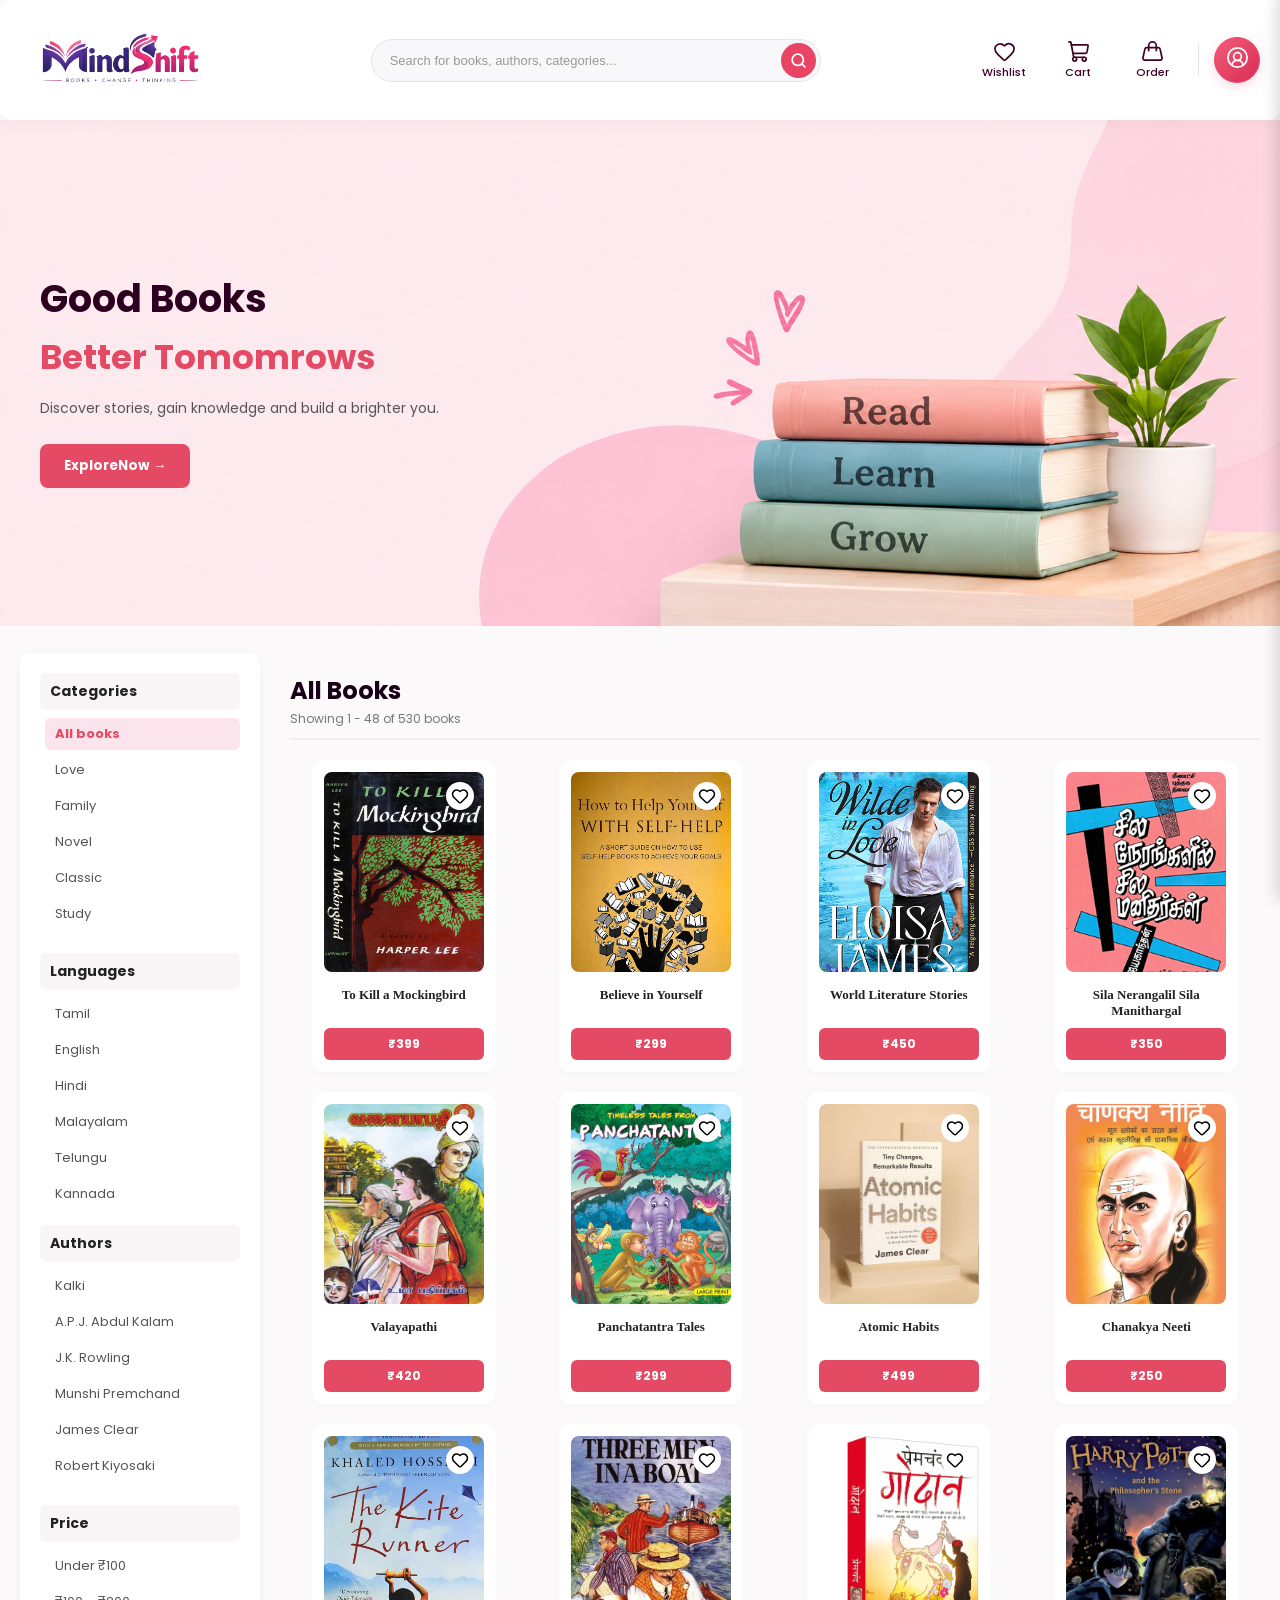
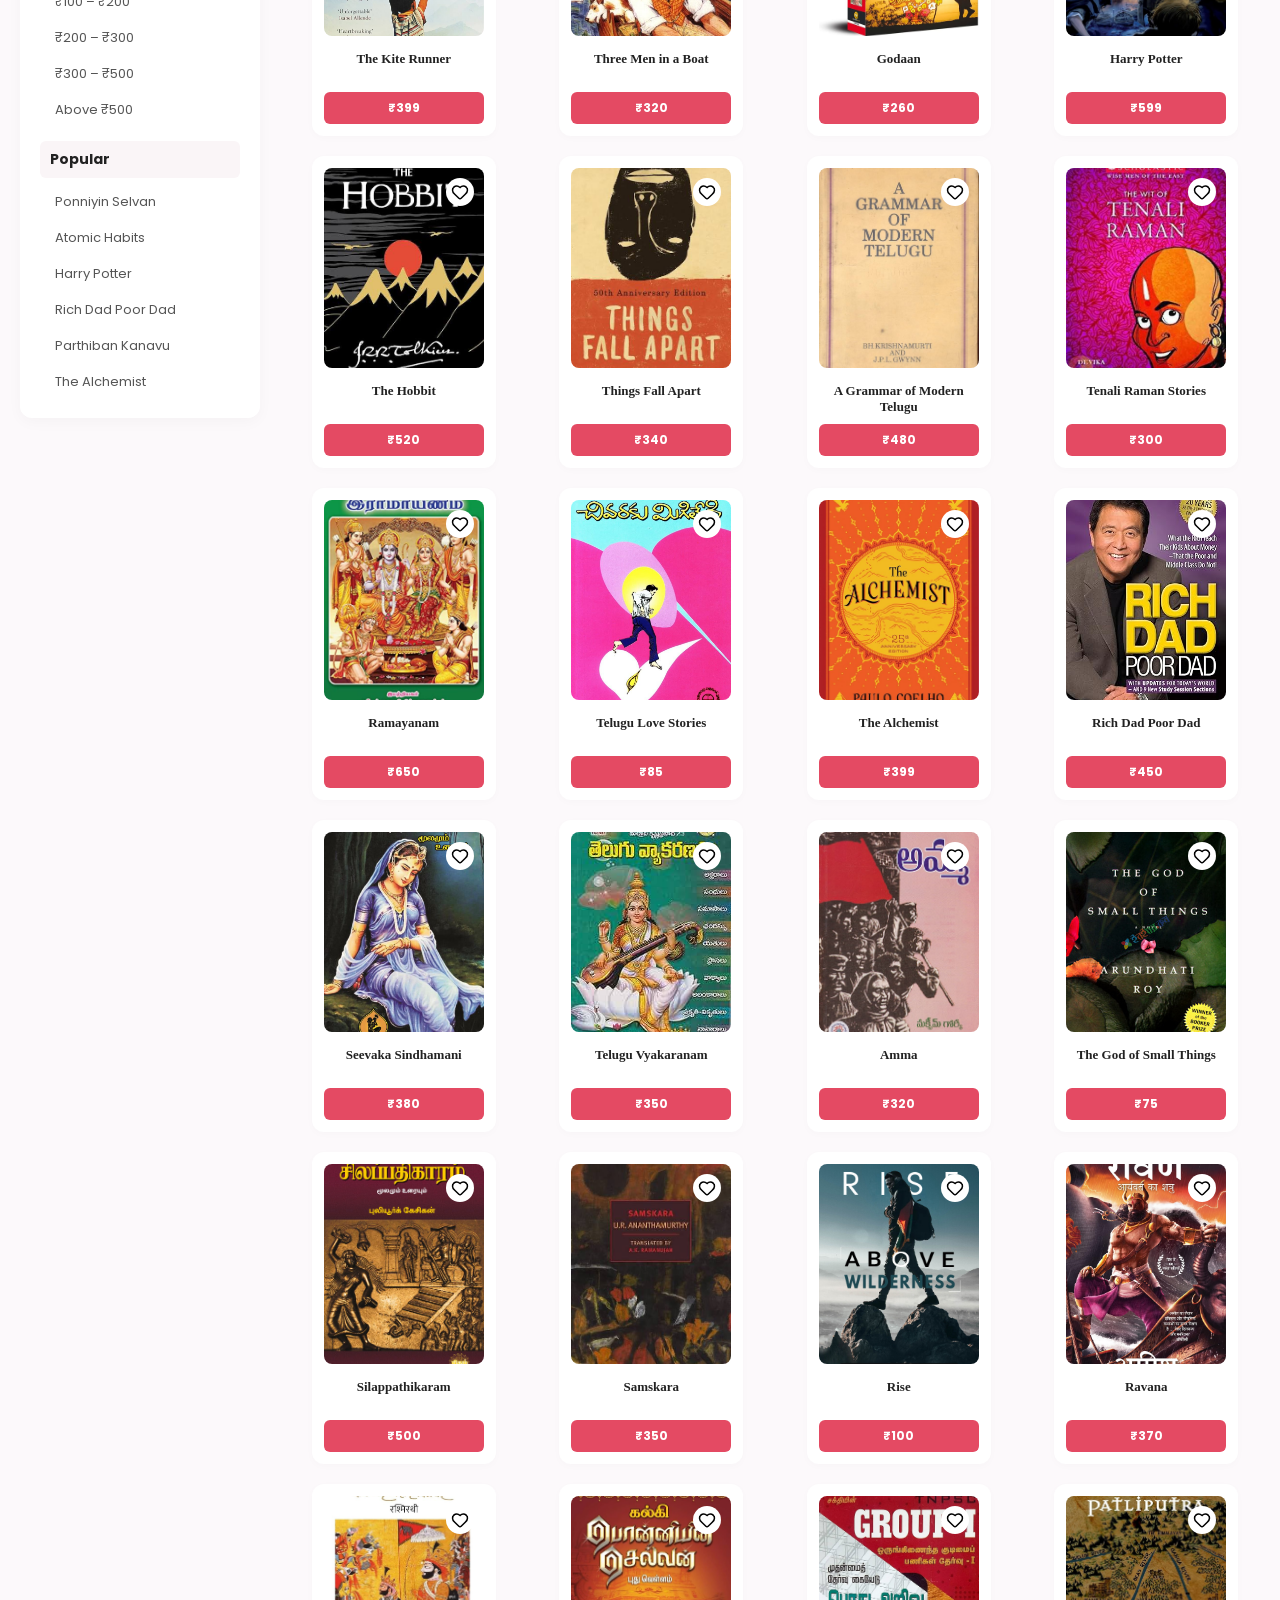
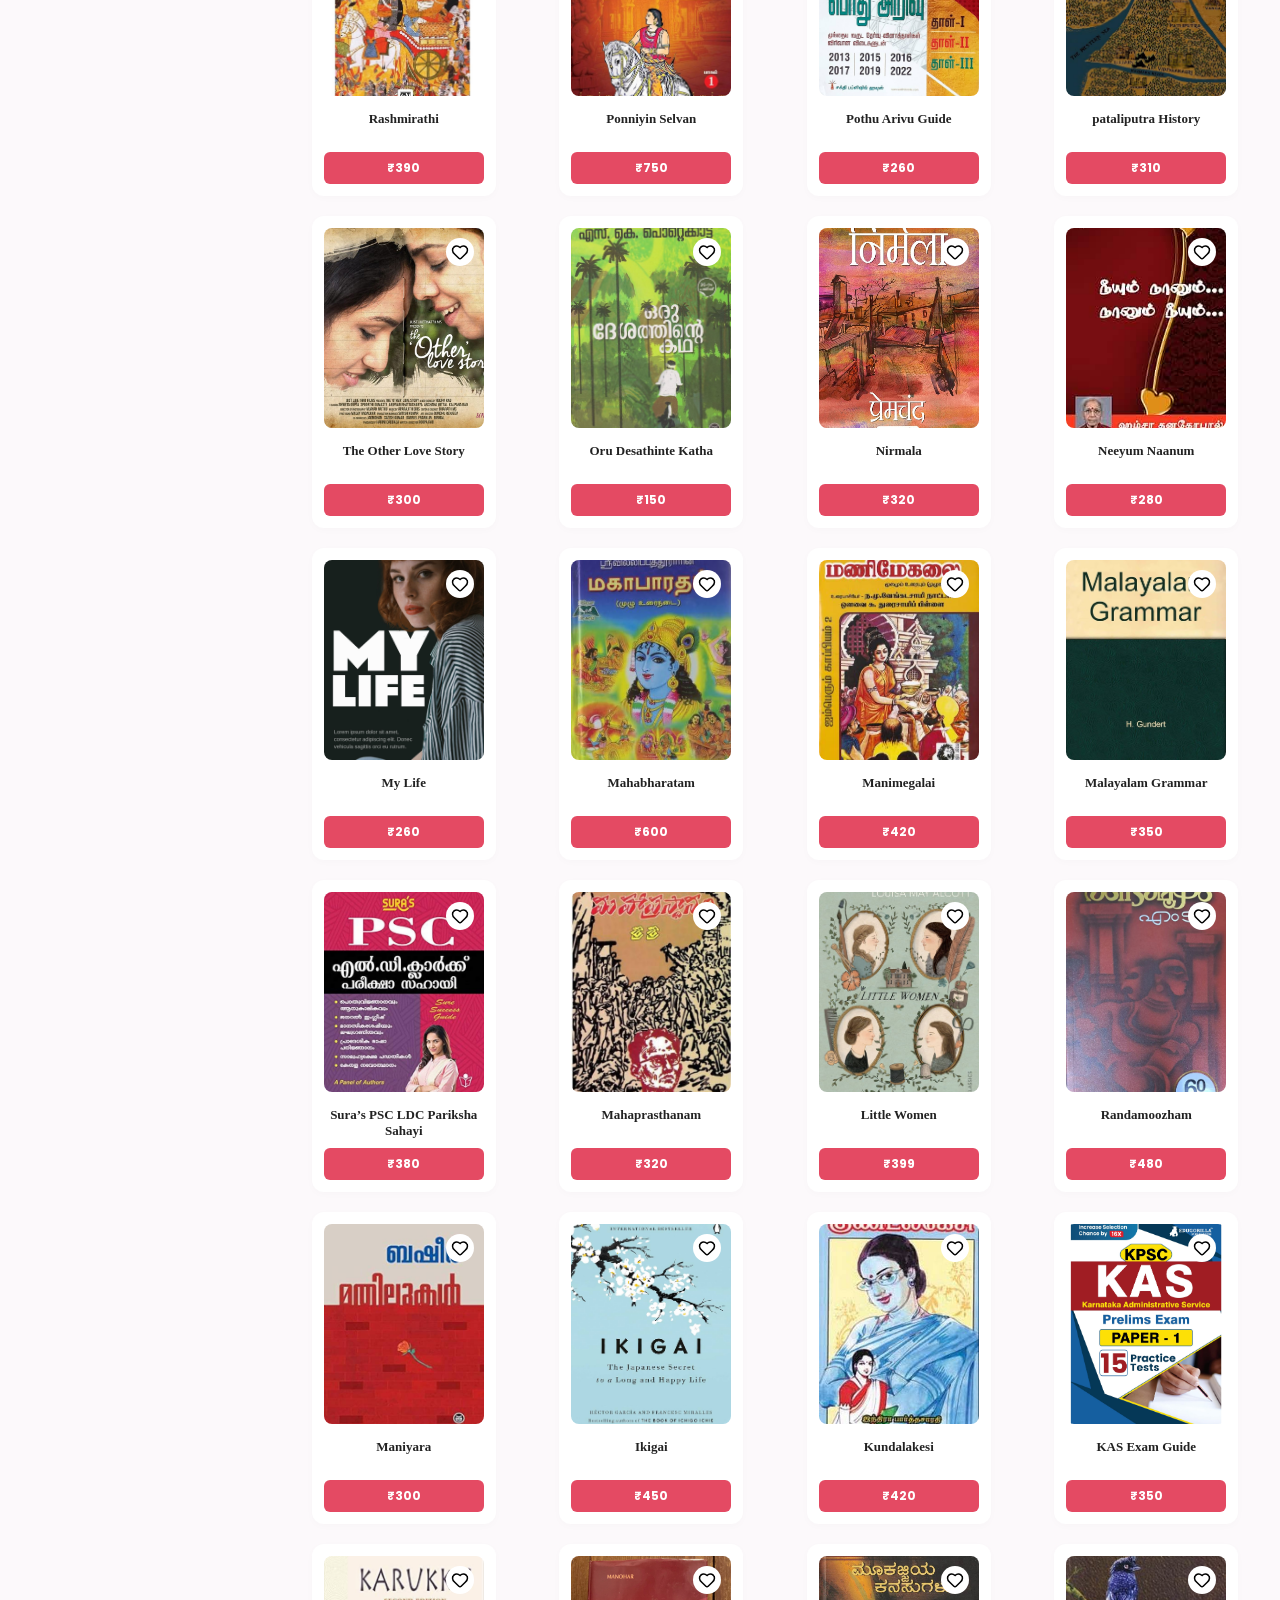
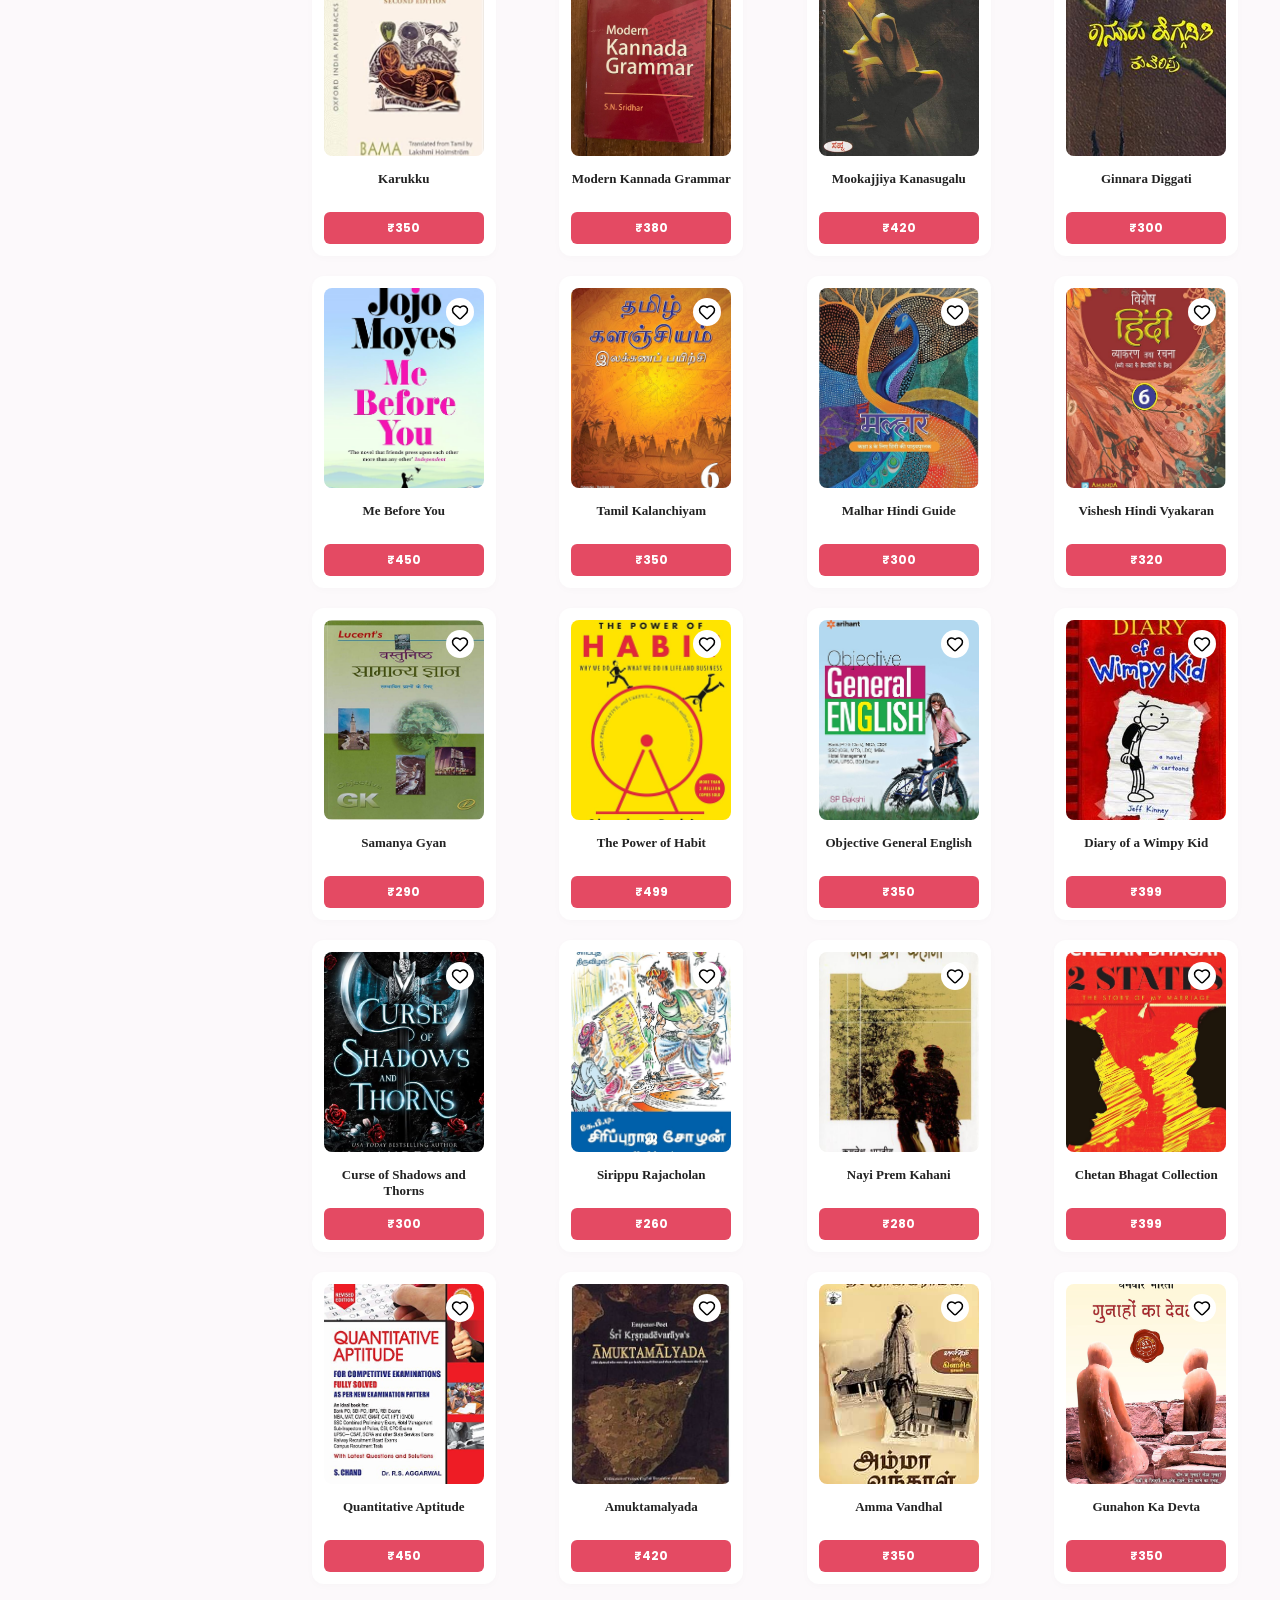
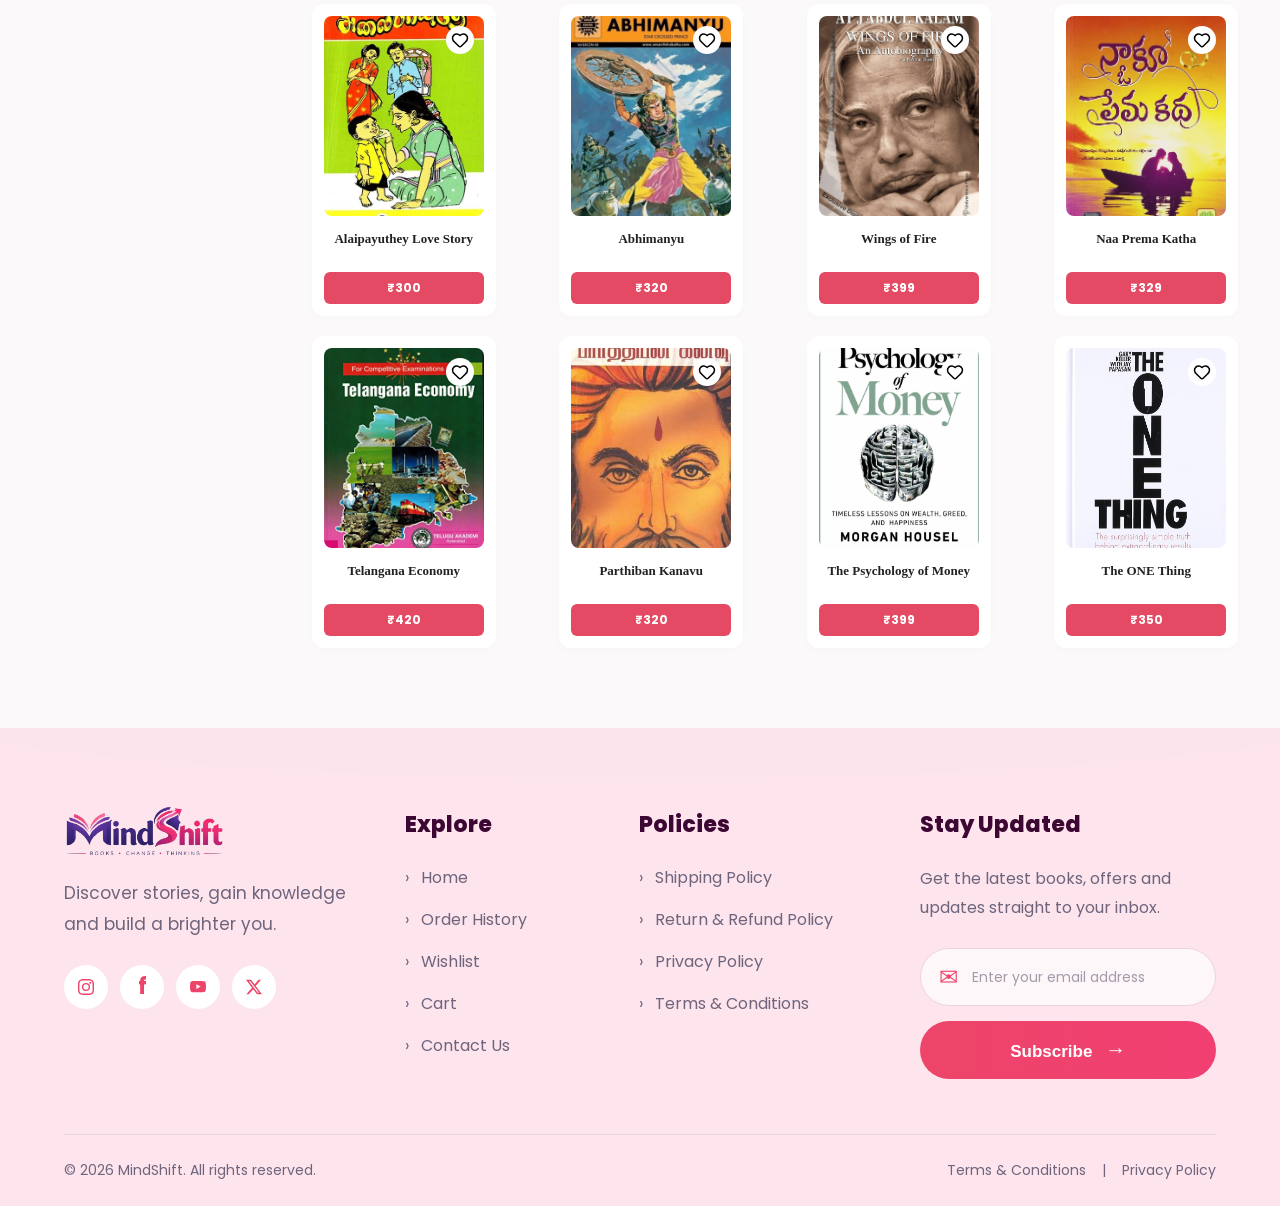
<file: index.html>
<!DOCTYPE html>
<html lang="en">

<head>
    <meta charset="UTF-8">
    <meta name="viewport" content="width=device-width, initial-scale=1.0">
    <title>Mind Shift</title>
    <link rel="Icon" href="Logo/Logo.jpeg" width="150px" height="100px">
    <link rel="stylesheet" href="./css/Style.css">
    <link href="https://fonts.googleapis.com/css2?family=Anton+SC&display=swap" rel="stylesheet">
    <link rel="preconnect" href="https://fonts.googleapis.com">
    <link rel="preconnect" href="https://fonts.gstatic.com" crossorigin>
    <link
        href="https://fonts.googleapis.com/css2?family=Alegreya:ital,wght@0,400..900;1,400..900&family=Anton+SC&family=Niconne&family=Poppins:ital,wght@0,100;0,200;0,300;0,400;0,500;0,600;0,700;0,800;0,900;1,100;1,200;1,300;1,400;1,500;1,600;1,700;1,800;1,900&display=swap"
        rel="stylesheet">
</head>

<body>
    <div class="main">
        <div class="brand-name">
            <div class="logo">
                <img src="./Logo/brand-Logo.png">
            </div>
        </div>
        <div class="details">
            <div class="search">
                <input class="search-input-box" id="search input"
                    placeholder="Search for books, authors, categories...">
                <button class="search-btn" id="searchBtn">
                    <svg xmlns="http://www.w3.org/2000/svg" width="16" height="16" viewBox="0 0 24 24" fill="none"
                        stroke="currentColor" stroke-width="2.5" stroke-linecap="round" stroke-linejoin="round">
                        <circle cx="11" cy="11" r="8"></circle>
                        <line x1="21" y1="21" x2="16.65" y2="16.65"></line>
                    </svg>
                </button>
                <div id="search-results" class="suggestions-box"></div>
            </div>
        </div>
        <div class="pages">
            <a id="whishlist" href="javascript:void(0)" onclick="openWishlist()"
                style="display:flex; flex-direction:column; align-items:center; text-decoration:none; gap:3px;">

                <svg xmlns="http://www.w3.org/2000/svg" width="24" height="24" viewBox="0 0 24 24" fill="none"
                    stroke="currentColor" stroke-width="2" stroke-linecap="round" stroke-linejoin="round">
                    <path
                        d="M2 9.5a5.5 5.5 0 0 1 9.591-3.676.56.56 0 0 0 .818 0A5.49 5.49 0 0 1 22 9.5c0 2.29-1.5 4-3 5.5l-5.492 5.313a2 2 0 0 1-3 .019L5 15c-1.5-1.5-3-3.2-3-5.5" />
                </svg>
                <span id="wishlistCount" class="count-badge">0</span>
                <p style="color:black; margin:0;">Wishlist</p>
            </a>
            <a class="Add-to-card" href="javascript:void(0)" onclick="openCart()"
                style="display: flex; flex-direction: column; align-items: center; text-decoration: none; gap: 3px;">
                <svg xmlns="http://www.w3.org/2000/svg" width="24" height="24" viewBox="0 0 24 24" fill="none"
                    stroke="currentColor" stroke-width="2" stroke-linecap="round" stroke-linejoin="round"
                    class="lucide lucide-shopping-cart preview-icon">
                    <path d="m2.05 2.05 1.099-.028a1 1 0 0 1 1.008.815l2.69 14.347A1 1 0 0 0 7.83 18H18" />
                    <path d="M4.563 5h16.435a1 1 0 0 1 .981 1.204l-1.026 6.226A2 2 0 0 1 18.962 14H6.25" />
                    <circle cx="18" cy="20" r="2" />
                    <circle cx="8" cy="20" r="2" />
                </svg>
                <span id="cartCount" class="cart-count">0</span>
                <p style="color: black; margin: 0; gap: 2px;">Cart</p>
            </a>
            <a class="Order" href="javascript:void(0)" onclick="openOrders()"
                style="display: flex; flex-direction: column; align-items: center; text-decoration: none; gap: 3px; color: black;">
                <svg xmlns="http://www.w3.org/2000/svg" width="24" height="24" viewBox="0 0 24 24" fill="none"
                    stroke="currentColor" stroke-width="2" stroke-linecap="round" stroke-linejoin="round"
                    class="lucide lucide-handbag preview-icon">
                    <path
                        d="M2.048 18.566A2 2 0 0 0 4 21h16a2 2 0 0 0 1.952-2.434l-2-9A2 2 0 0 0 18 8H6a2 2 0 0 0-1.952 1.566z" />
                    <path d="M8 11V6a4 4 0 0 1 8 0v5" />
                </svg>
                <span id="ordersCount" class="count-badge">0</span>
                <p style="color: black; margin: 0; gap: 2px; font-size: small;">Order</p>

            </a>
            <span style="width: 1px; display: inline-block; background-color: black; height: 35px;"></span>
            <a class="Login" href="javascript:void(0)" onclick="toggleProfileMenu()"
                style="display: flex; flex-direction: column; align-items: center; gap: 3px;">
                <div class="profile-wrapper">

                    <div class="profile-icon" id="profileIcon">

                        <svg xmlns="http://www.w3.org/2000/svg" width="24" height="24" viewBox="0 0 24 24" fill="none"
                            stroke="white" stroke-width="2" stroke-linecap="round" stroke-linejoin="round">

                            <path d="M17.925 20.056a6 6 0 0 0-11.851.001" />
                            <circle cx="12" cy="11" r="4" />
                            <circle cx="12" cy="12" r="10" />
                        </svg>

                    </div>

                    <div class="profile-menu" id="profileMenu">

                        <!-- Close Button -->
                        <button type="button" class="profile-close-btn">×</button>

                        <div class="profile-details">
                            <h3 id="profileName"></h3>
                            <p id="profileEmail"></p>
                        </div>

                        <div class="profile-divider"></div>

                        <button type="button" class="profile-option" onclick="handleOrdersClick()">
                            <svg xmlns="http://www.w3.org/2000/svg" width="24" height="24" viewBox="0 0 24 24"
                                fill="none" stroke="currentColor" stroke-width="2" stroke-linecap="round"
                                stroke-linejoin="round" class="lucide lucide-handbag preview-icon">
                                <path
                                    d="M2.048 18.566A2 2 0 0 0 4 21h16a2 2 0 0 0 1.952-2.434l-2-9A2 2 0 0 0 18 8H6a2 2 0 0 0-1.952 1.566z" />
                                <path d="M8 11V6a4 4 0 0 1 8 0v5" />
                            </svg>
                            <p style="color: black; margin: 0; gap: 2px; font-size: small;">Order</p>
                        </button>

                        <button type="button" class="profile-option" onclick="handleWishlistClick()">
                            <svg xmlns="http://www.w3.org/2000/svg" width="24" height="24" viewBox="0 0 24 24"
                                fill="none" stroke="currentColor" stroke-width="2" stroke-linecap="round"
                                stroke-linejoin="round" class="lucide lucide-heart preview-icon">
                                <path
                                    d="M2 9.5a5.5 5.5 0 0 1 9.591-3.676.56.56 0 0 0 .818 0A5.49 5.49 0 0 1 22 9.5c0 2.29-1.5 4-3 5.5l-5.492 5.313a2 2 0 0 1-3 .019L5 15c-1.5-1.5-3-3.2-3-5.5" />
                            </svg>
                            <p style="color:black; margin:0;">Wishlist</p>
                        </button>

                        <button type="button" class="profile-option" onclick="handleCartClick()">
                            <svg xmlns="http://www.w3.org/2000/svg" width="24" height="24" viewBox="0 0 24 24"
                                fill="none" stroke="currentColor" stroke-width="2" stroke-linecap="round"
                                stroke-linejoin="round" class="lucide lucide-shopping-cart preview-icon">
                                <path d="m2.05 2.05 1.099-.028a1 1 0 0 1 1.008.815l2.69 14.347A1 1 0 0 0 7.83 18H18" />
                                <path d="M4.563 5h16.435a1 1 0 0 1 .981 1.204l-1.026 6.226A2 2 0 0 1 18.962 14H6.25" />
                                <circle cx="18" cy="20" r="2" />
                                <circle cx="8" cy="20" r="2" />
                            </svg>
                            <p style="color: black; margin: 0; gap: 2px;">Cart</p>
                        </button>

                        <button class="profile-option" id="contactPage">
                            <svg xmlns="http://www.w3.org/2000/svg" width="24" height="24" viewBox="0 0 24 24"
                                fill="none" stroke="currentColor" stroke-width="2" stroke-linecap="round"
                                stroke-linejoin="round" class="lucide lucide-user preview-icon">
                                <path d="M19 21v-2a4 4 0 0 0-4-4H9a4 4 0 0 0-4 4v2" />
                                <circle cx="12" cy="7" r="4" />
                            </svg>
                            <p style="color: black; margin: 0; gap: 2px;">Contact</p>
                        </button>

                        <div class="profile-divider"></div>

                        <button type="button" class="logout-btn" onclick="logoutUser()">
                            ↪ Logout
                        </button>

                    </div>
                </div>
            </a>


        </div>
    </div>
    </div>

    <div class="hero-image">
        <img src="./Logo/banner-img.png" alt="Books">
        <div class="hero-content">
            <h1>Good Books</h1>
            <h1 class="pink-sub">Better Tomomrows</h1>
            <p>Discover stories, gain knowledge and build a brighter you.</p>
            <a href="#main-content" style="text-decoration: none; color: white;">
                <button class="explore-btn">ExploreNow &rarr;</button>
            </a>
        </div>

    </div>

    <div class="main-layout" id="main-content">

        <div class="menu">
            <div class="filter-header" style="display: none;">
                <h2>Filter</h2>

                <button type="button" class="close-filter" onclick="toggleMobileFilter()" aria-label="Close filters">
                    &times;
                </button>
            </div>
            <div class="list" id="categories" style="position: relative;">
                <a href="#" class="names">Categories</a>
                <div class="dropdown-content" style="left: 0; right: auto;">
                    <a href="#" class="dd" data-category="All">All books</a>
                    <a href="#" class="dd">Love</a>
                    <a href="#" class="dd">Family</a>
                    <a href="#" class="dd">Novel</a>
                    <a href="#" class="dd">Classic</a>
                    <a href="#" class="dd">Study</a>
                    <a href="#" class="dd">Self</a>
                    <a href="#" class="dd">History</a>
                    <a href="#" class="dd">Mythology</a>
                    <a href="#" class="dd">Epic</a>
                    <a href="#" class="dd">Spiritual</a>
                    <a href="#" class="dd">Social</a>
                    <a href="#" class="dd">Kids</a>
                    <a href="#" class="dd">Comedy</a>
                </div>
            </div>
            <div class="list" id="Languages" style="position: relative;">
                <a href="#" class="names">Languages</a>
                <div class="dropdown-content" style="left: 0; right: auto;">
                    <a href="#" class="dd">Tamil</a>
                    <a href="#" class="dd">English</a>
                    <a href="#" class="dd">Hindi</a>
                    <a href="#" class="dd">Malayalam</a>
                    <a href="#" class="dd">Telungu</a>
                    <a href="#" class="dd">Kannada</a>
                </div>
            </div>
            <div class="list" id="authors" style="position: relative;">
                <a href="#" class="names">Authors</a>
                <div class="dropdown-content" style="left: 0; right: auto;">
                    <a href="#" class="dd">Kalki</a>
                    <a href="#" class="dd">A.P.J. Abdul Kalam</a>
                    <a href="#" class="dd">J.K. Rowling</a>
                    <a href="#" class="dd">Munshi Premchand</a>
                    <a href="#" class="dd">James Clear</a>
                    <a href="#" class="dd">Robert Kiyosaki</a>
                    <a href="#" class="dd">Ilango Adigal</a>
                    <a href="#" class="dd">Jayakanthan</a>
                    <a href="#" class="dd">Chanakya</a>
                    <a href="#" class="dd">Paulo Coelho</a>
                    <a href="#" class="dd">Vishnu Sharma</a>
                </div>
            </div>
            <div class="list" id="prices" style="position: relative;">
                <a href="#" class="names">Price</a>
                <div class="dropdown-content" id="Price" style="left: 0; right: auto;">
                    <a href="#" class="dd">Under ₹100</a>
                    <a href="#" class="dd">₹100 – ₹200</a>
                    <a href="#" class="dd">₹200 – ₹300</a>
                    <a href="#" class="dd">₹300 – ₹500</a>
                    <a href="#" class="dd">Above ₹500</a>
                </div>
            </div>
            <div class="list" id="populars" style="position: relative;">
                <a href="#" class="names" id="popularBtn">Popular</a>
                <div class="dropdown-content" style="left: 0; right: auto;">
                    <a href="#" class="dd">Ponniyin Selvan</a>
                    <a href="#" class="dd">Atomic Habits</a>
                    <a href="#" class="dd">Harry Potter</a>
                    <a href="#" class="dd">Rich Dad Poor Dad</a>
                    <a href="#" class="dd">Parthiban Kanavu</a>
                    <a href="#" class="dd">The Alchemist</a>
                </div>
            </div>
            <!-- Apply button -->
            <div class="filter-footer" style="display: none;">
                <button type="button" class="apply-filter" onclick="toggleMobileFilter()">
                    Apply Filters
                </button>
            </div>
        </div>
        <div class="content-area">
            <div class="catalog-header">
                <div>
                    <h2>All Books</h2>
                    <p class="results-count">Showing 1 - 48 of 530 books</p>
                </div>
            </div>
            <hr class="line">

            <div class="image" id="container">
            </div>
        </div>
    </div>

    <div class="wishlist-drawer">

        <div class="cart-header">
            <div>
                <h2>My Wishlist</h2>
                <p>Your favourite books, saved for later</p>
            </div>

            <span class="close-cart" onclick="closeWishlist()">×</span>
        </div>

        <div id="wishlist-container" class="wishlist-items">
        </div>

    </div>


    <div class="cart-drawer">

        <div class="cart-header">
            <div>
                <h2>Cart</h2>
                <p>Review your selected books</p>
            </div>

            <span class="close-cart" onclick="closeCart()">×</span>
        </div>

        <div id="addToCart" class="cart-items"></div>

        <div class="cart-footer">
            <div>
                <span>Estimated Cost</span>
                <h3 id="cart-total">₹0</h3>
            </div>

            <button class="checkout-btn" onclick="openCheckout()">
                Proceed to Checkout
            </button>
        </div>

    </div>
    <div class="checkout-drawer">

        <div class="checkout-header">
            <div>
                <h2>Checkout</h2>
                <p>Complete your order</p>
            </div>

            <span class="close-checkout" onclick="closeCheckout()">×</span>
        </div>

        <div class="checkout-content">

            <h3>Delivery Address</h3>

            <div class="address-grid">
                <div>
                    <input type="text" placeholder="Full Name" id="fullname" required><br>
                    <span id="nameError" style=" display: none; color: red; font-size: 12px;">Enter a valid name</span>
                </div>
                <div>
                    <input type="tel" placeholder="Mobile Number" id="phone" required>
                    <span id="numberError" style=" display: none; color: red; font-size: 12px;">Enter a valid
                        number</span>

                </div>
                <div>
                    <input type="text" placeholder="House / Door No" id="house" required>
                    <span id="houseError" style=" display: none; color: red; font-size: 12px;">Enter a valid
                        number</span>
                </div>
                <div>
                    <input type="text" placeholder="Street" id="street" required>
                    <span id="streetError" style=" display: none; color: red; font-size: 12px;">Enter a valid
                        number</span>

                </div>
                <div>
                    <input type="text" placeholder="Area" id="area" required>
                    <span id="areaError" style=" display: none; color: red; font-size: 12px;">Enter a valid
                        number</span>

                </div>
                <div>
                    <input type="text" placeholder="City" id="city" required>
                    <span id="cityError" style=" display: none; color: red; font-size: 12px;">Enter a valid
                        number</span>

                </div>
                <div>
                    <input type="text" placeholder="State" id="state" required>
                    <span id="stateError" style=" display: none; color: red; font-size: 12px;">Enter a valid
                        number</span>
                </div>
                <div>
                    <input type="text" placeholder="Pincode" id="pincode" required>
                    <span id="pincodeError" style=" display: none; color: red; font-size: 12px;">Enter a valid
                        number</span>

                </div>

            </div>

            <h3>Order Summary</h3>

            <div id="checkout-items"></div>

            <div class="checkout-total">
                <p>Delivery Charge: <span>Free</span></p>
                <h3>Total: <span id="checkout-total">₹0</span></h3>
            </div>

            <h3>Payment Method</h3>

            <label>
                <input type="radio" name="payment" value="online" required>
                Online Payment
            </label>

            <div class="online-options">

                <label>
                    <input type="radio" name="onlineType" value="upi">
                    UPI
                </label>
                <div class="upi-box">
                    <div>
                        <input type="text" id="upiId" placeholder="Enter UPI ID">
                        <span id="upiError" style=" display: none; color: red; font-size: 12px;">Enter a valid
                            number</span>
                    </div>


                    <button type="button" class="upi-pay-btn">
                        Pay Now
                    </button>

                </div>

                <label>
                    <input type="radio" name="onlineType" value="card">
                    Card
                </label>
                <div class="card-box">
                    <div>
                        <input type="text" placeholder="Card Number" class="card-input" id="card-number">
                        <span id="cardNumberError" style=" display: none; color: red; font-size: 12px;">Enter a valid
                            number
                        </span>
                    </div>
                    <div>
                        <input type="text" placeholder="Card Holder Name" class="card-input" id="card-holder">
                        <span id="cardHolderError" style=" display: none; color: red; font-size: 12px;">Enter a valid
                            number
                        </span>
                    </div>
                    <div>
                        <input type="text" placeholder="Expiry Date" class="card-input" id="expiry-date">
                        <span id="expiryDateError" style=" display: none; color: red; font-size: 12px;">Enter a valid
                            number
                        </span>
                    </div>
                    <div>
                        <input type="text" placeholder="CVV" class="card-input" id="cvv">
                        <span id="cvvError" style=" display: none; color: red; font-size: 12px;">Enter a valid
                            number
                        </span>
                    </div>

                    <button type="button" class="card-pay-btn">
                        Pay Now
                    </button>
                </div>

                <label>
                    <input type="radio" name="onlineType" value="netbanking">
                    Net Banking
                </label>
                <div class="netbanking-box">
                    <select id="bank">
                        <option value="">Select Bank</option>
                        <option value="sbi">SBI</option>
                        <option value="hdfc">HDFC Bank</option>
                        <option value="icici">ICICI Bank</option>
                        <option value="axis">Axis Bank</option>
                    </select>

                    <button type="button" class="netbanking-pay-btn">
                        Pay Now
                    </button>
                </div>

            </div>

            <label>
                <input type="radio" name="payment" value="cod" required>
                Cash on Delivery
            </label>

        </div>

        <div class="checkout-footer">
            <button class="place-order-btn" onclick="placeOrder()">
                Place Order
            </button>
        </div>

    </div>
    <div class="orders-drawer" id="Orders">

        <div class="cart-header">
            <div>
                <h2>Your Orders</h2>
                <p>Track your purchased books</p>
            </div>

            <span class="close-cart" onclick="closeOrders()">×</span>
        </div>

        <div id="ordersList" class="cart-items">
        </div>

    </div>
    <div class="success-overlay" id="orderAnimation">
        <div class="success-circle" id="successCircle">
            <svg viewBox="0 0 52 52">
                <path d="M14 27 L22 35 L39 17"></path>
            </svg>
        </div>

        <h2 id="successTitle">Order Placed!</h2>
        <p id="successMessage">
            Your order has been placed successfully.
        </p>
    </div>
    <div class="login-overlay" id="loginOverlay">

        <form class="login-card" id="signupForm">

            <button type="button" class="close-login" onclick="closeLogin()">×</button>

            <h1>Create Account</h1>
            <p class="subtitle">Start your next chapter with us.</p>

            <div class="input-group">
                <label for="fullname">Full Name</label>
                <input type="text" id="signupfullname" placeholder="Enter your full name" required>
                <span class="nameError error-msg">Enter a valid full name</span>
            </div>

            <div class="input-group">
                <label for="email">Email Address</label>
                <input type="email" id="email" placeholder="you@example.com" required>
                <span class="emailError error-msg">Enter a valid email address</span>
            </div>

            <div class="input-group">
                <label for="password">Password</label>
                <input type="password" id="password" placeholder="Create a password" required>
                <span class="passwordError error-msg">
                    Password must be 8+ characters with uppercase, lowercase, number and special character
                </span>
            </div>

            <div class="input-group">
                <label for="confirmPassword">Confirm Password</label>

                <input type="password" id="confirmPassword" placeholder="Confirm your password" required>

                <span class="confirmPasswordError error-msg"></span>
            </div>

            <button type="submit" class="signup-btn" onclick="">
                Create Account <span>→</span>
            </button>

            <p class="login-footer">Your next chapter starts here.</p>

        </form>
    </div>

    <footer class="footer">
        <div class="footer-container">

            <div class="footer-brand">
                <div style="margin-left: -20px; margin-top: -20px;">
                    <div class="logo">
                        <img src="./Logo/brand-Logo.png">
                    </div>
                </div>
                <p class="footer-description" style="margin-top: -5px;">
                    Discover stories, gain knowledge<br>
                    and build a brighter you.
                </p>

                <div class="footer-socials">
                    <a href="#" aria-label="Instagram">
                        <svg xmlns="http://www.w3.org/2000/svg" width="16" height="16" fill="currentColor"
                            class="bi bi-instagram" viewBox="0 0 16 16">
                            <path
                                d="M8 0C5.829 0 5.556.01 4.703.048 3.85.088 3.269.222 2.76.42a3.9 3.9 0 0 0-1.417.923A3.9 3.9 0 0 0 .42 2.76C.222 3.268.087 3.85.048 4.7.01 5.555 0 5.827 0 8.001c0 2.172.01 2.444.048 3.297.04.852.174 1.433.372 1.942.205.526.478.972.923 1.417.444.445.89.719 1.416.923.51.198 1.09.333 1.942.372C5.555 15.99 5.827 16 8 16s2.444-.01 3.298-.048c.851-.04 1.434-.174 1.943-.372a3.9 3.9 0 0 0 1.416-.923c.445-.445.718-.891.923-1.417.197-.509.332-1.09.372-1.942C15.99 10.445 16 10.173 16 8s-.01-2.445-.048-3.299c-.04-.851-.175-1.433-.372-1.941a3.9 3.9 0 0 0-.923-1.417A3.9 3.9 0 0 0 13.24.42c-.51-.198-1.092-.333-1.943-.372C10.443.01 10.172 0 7.998 0zm-.717 1.442h.718c2.136 0 2.389.007 3.232.046.78.035 1.204.166 1.486.275.373.145.64.319.92.599s.453.546.598.92c.11.281.24.705.275 1.485.039.843.047 1.096.047 3.231s-.008 2.389-.047 3.232c-.035.78-.166 1.203-.275 1.485a2.5 2.5 0 0 1-.599.919c-.28.28-.546.453-.92.598-.28.11-.704.24-1.485.276-.843.038-1.096.047-3.232.047s-2.39-.009-3.233-.047c-.78-.036-1.203-.166-1.485-.276a2.5 2.5 0 0 1-.92-.598 2.5 2.5 0 0 1-.6-.92c-.109-.281-.24-.705-.275-1.485-.038-.843-.046-1.096-.046-3.233s.008-2.388.046-3.231c.036-.78.166-1.204.276-1.486.145-.373.319-.64.599-.92s.546-.453.92-.598c.282-.11.705-.24 1.485-.276.738-.034 1.024-.044 2.515-.045zm4.988 1.328a.96.96 0 1 0 0 1.92.96.96 0 0 0 0-1.92m-4.27 1.122a4.109 4.109 0 1 0 0 8.217 4.109 4.109 0 0 0 0-8.217m0 1.441a2.667 2.667 0 1 1 0 5.334 2.667 2.667 0 0 1 0-5.334" />
                        </svg>
                    </a>
                    <a href="#" aria-label="Facebook">f</a>
                    <a href="#" aria-label="YouTube"><svg xmlns="http://www.w3.org/2000/svg" width="16" height="16"
                            fill="currentColor" class="bi bi-youtube" viewBox="0 0 16 16">
                            <path
                                d="M8.051 1.999h.089c.822.003 4.987.033 6.11.335a2.01 2.01 0 0 1 1.415 1.42c.101.38.172.883.22 1.402l.01.104.022.26.008.104c.065.914.073 1.77.074 1.957v.075c-.001.194-.01 1.108-.082 2.06l-.008.105-.009.104c-.05.572-.124 1.14-.235 1.558a2.01 2.01 0 0 1-1.415 1.42c-1.16.312-5.569.334-6.18.335h-.142c-.309 0-1.587-.006-2.927-.052l-.17-.006-.087-.004-.171-.007-.171-.007c-1.11-.049-2.167-.128-2.654-.26a2.01 2.01 0 0 1-1.415-1.419c-.111-.417-.185-.986-.235-1.558L.09 9.82l-.008-.104A31 31 0 0 1 0 7.68v-.123c.002-.215.01-.958.064-1.778l.007-.103.003-.052.008-.104.022-.26.01-.104c.048-.519.119-1.023.22-1.402a2.01 2.01 0 0 1 1.415-1.42c.487-.13 1.544-.21 2.654-.26l.17-.007.172-.006.086-.003.171-.007A100 100 0 0 1 7.858 2zM6.4 5.209v4.818l4.157-2.408z" />
                        </svg></a>
                    <a href="#" aria-label="X">
                        <svg xmlns="http://www.w3.org/2000/svg" width="16" height="16" fill="currentColor"
                            class="bi bi-twitter-x" viewBox="0 0 16 16">
                            <path
                                d="M12.6.75h2.454l-5.36 6.142L16 15.25h-4.937l-3.867-5.07-4.425 5.07H.316l5.733-6.57L0 .75h5.063l3.495 4.633L12.601.75Zm-.86 13.028h1.36L4.323 2.145H2.865z" />
                        </svg>
                    </a>
                </div>

            </div>

            <div class="footer-column">
                <h3>Explore</h3>
                <ul>
                    <li><a href="index.html">› <span>Home</span></a></li>
                    <li><a href="javascript:void(0)" onclick="OrderHistory()">› <span>Order History</span></a></li>
                    <li><a href="javascript:void(0)" onclick="FooterWishlist()">› <span>Wishlist</span></a></li>
                    <li><a href="javascript:void(0)" onclick="FooterCart()">› <span>Cart</span></a></li>
                    <li><a href="javascript:void(0)" onclick="Contact()">› <span>Contact Us</span></a></li>
                </ul>
            </div>

            <div class="footer-column">
                <h3>Policies</h3>
                <ul>
                    <li><a href="shipping.html">› <span>Shipping Policy</span></a></li>
                    <li><a href="refund.html">› <span>Return &amp; Refund Policy</span></a></li>
                    <li><a href="privacy.html">› <span>Privacy Policy</span></a></li>
                    <li><a href="terms.html">› <span>Terms &amp; Conditions</span></a></li>
                </ul>
            </div>

            <div class="footer-newsletter">
                <h3>Stay Updated</h3>

                <p>
                    Get the latest books, offers and
                    updates straight to your inbox.
                </p>

                <form class="footer-form" id="footerForm">
                    <div class="footer-email-box">
                        <span>✉</span>
                        <input type="email" id="footerEmail" placeholder="Enter your email address" required><br>
                    </div>
                    <span id="footeremailError" style="display: none; color: red; font-size: 12px;">Enter a valid email
                        address</span>

                    <button type="button" id="Subscribe" onclick="StayUpdate()">
                        Subscribe <span>→</span>
                    </button>
                </form>

            </div>

        </div>

        <div class="footer-bottom">
            <p>© 2026 MindShift. All rights reserved.</p>

            <div class="footer-bottom-links">
                <a href="terms.html">Terms & Conditions</a>
                <span>|</span>
                <a href="privacy.html">Privacy Policy</a>
            </div>
        </div>
    </footer>

    <div class="success-overlay" id="successPopup">
        <div class="success-modal">

            <button type="button" class="success-close" onclick="closeSuccessPopup()">×</button>

            <div class="success-icon">
                <svg viewBox="0 0 52 52">
                    <path d="M14 27 L22 35 L39 17"></path>
                </svg>
            </div>

            <h2>Login Successful!</h2>

            <p>
                Welcome to <strong>MindShift</strong>!
                Your details have been validated successfully.
            </p>

            <button type="button" class="success-btn" onclick="closeSuccessPopup()">
                Continue Shopping
            </button>

        </div>
    </div>

    <nav class="mobile-bottom-nav">
        <a href="#main-content" class="active">
            <svg viewBox="0 0 24 24" fill="none" stroke="currentColor" stroke-width="2">
                <path d="m3 10 9-7 9 7"></path>
                <path d="M5 9v12h14V9"></path>
            </svg>
            <span>Home</span>
        </a>

        <button type="button" onclick="openWishlist()">
            <span id="mobileWishlistCount" class="mobile-count-badge">0</span>
            <span class="nav-icon">
                <svg viewBox="0 0 24 24" fill="none" stroke="currentColor" stroke-width="2">
                    <path
                        d="M20.8 4.6a5.5 5.5 0 0 0-7.8 0L12 5.7l-1.1-1.1a5.5 5.5 0 0 0-7.8 7.8l1.1 1.1L12 21l7.8-7.5 1.1-1.1a5.5 5.5 0 0 0-.1-7.8Z">
                    </path>
                </svg>
            </span>
            <span>Wishlist</span>
        </button>

        <button type="button" onclick="openCart()">
            <span id="mobileCartCount" class="mobile-count-badge">0</span>
            <span class="nav-icon">
                <svg viewBox="0 0 24 24" fill="none" stroke="currentColor" stroke-width="2">
                    <circle cx="9" cy="21" r="1"></circle>
                    <circle cx="20" cy="21" r="1"></circle>
                    <path d="M1 1h4l2.7 13.4a2 2 0 0 0 2 1.6h9.7a2 2 0 0 0 2-1.6L23 6H6"></path>
                </svg>
            </span>
            <span>Cart</span>
        </button>


        <div class="filter-header">
            <button type="button" class="close-filter" onclick="toggleMobileFilter()" aria-label="Close filters">
                <svg viewBox="0 0 24 24" fill="none" stroke="currentColor" stroke-width="2">
                    <path d="M4 7h16M7 12h10m-7 5h4"></path>
                </svg>
                <span>Filter</span>
            </button>
        </div>
    </nav>




    <script src="./JS/script.js"></script>
    <script src="./JS/wishlist.js"></script>
    <script src="./JS/addToCart.js"></script>
    <script src="./JS/book.js"></script>
    <script src="./JS/checkout.js"></script>
    <script src="./JS/Order.js"></script>
    <script src="./JS/login.js"></script>
    <script src="./JS/mobile.js"></script>


</body>

</html>
</file>
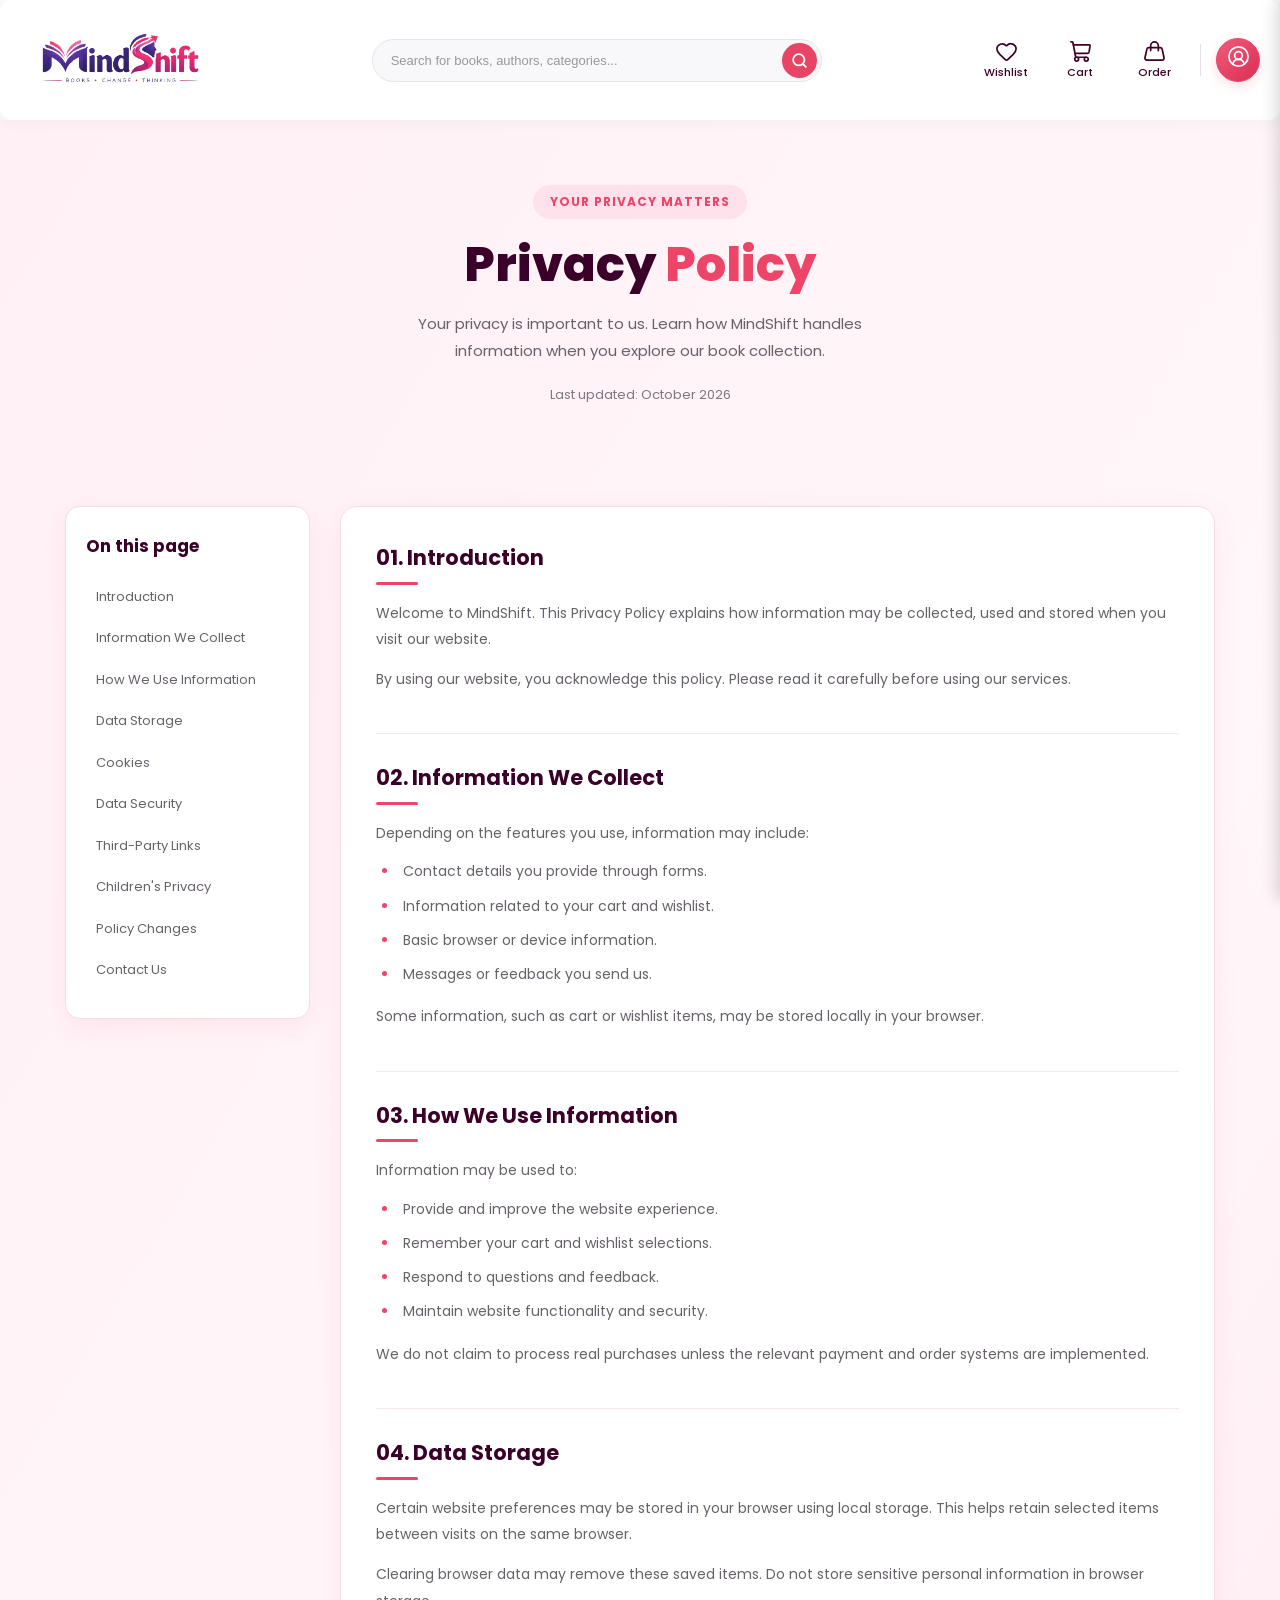
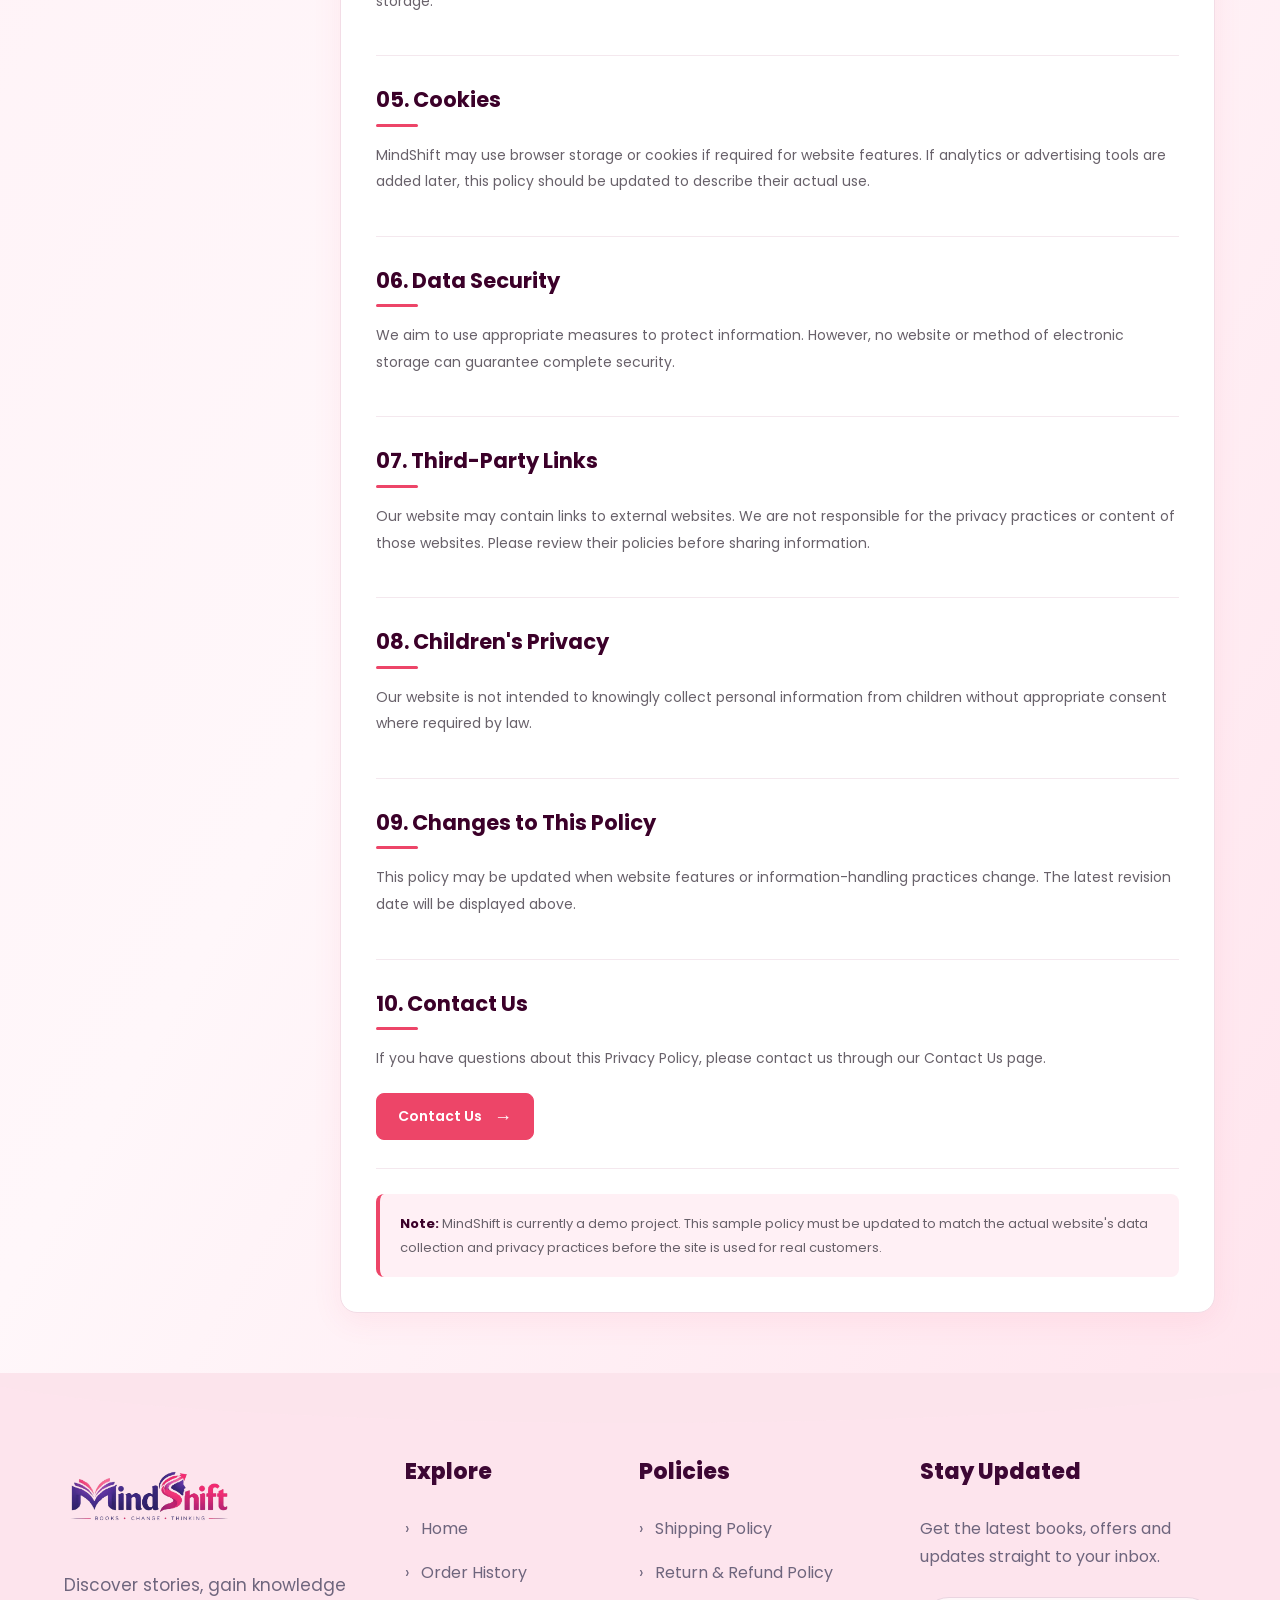
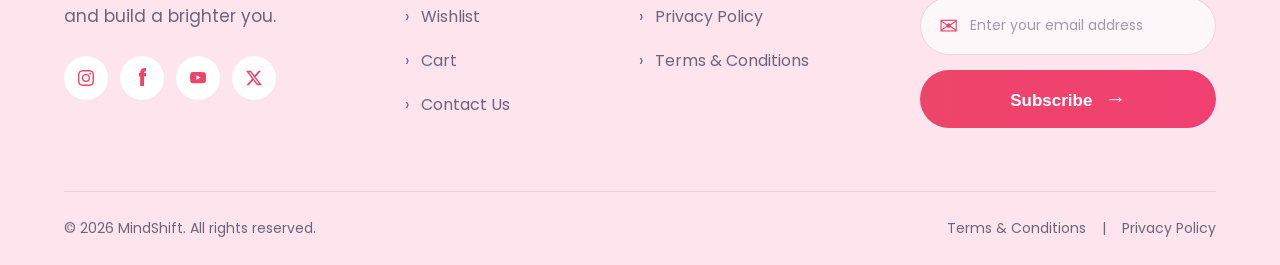
<file: privacy.html>
<!DOCTYPE html>
<html lang="en">

<head>
    <meta charset="UTF-8">
    <meta name="viewport" content="width=device-width, initial-scale=1.0">
    <title>Privacy Policy | MindShift</title>
    <link rel="stylesheet" href="./css/privacy.css">
    <link rel="stylesheet" href="./css/Style.css">
    <link href="https://fonts.googleapis.com/css2?family=Anton+SC&display=swap" rel="stylesheet">
    <link rel="preconnect" href="https://fonts.googleapis.com">
    <link rel="preconnect" href="https://fonts.gstatic.com" crossorigin>
    <link
        href="https://fonts.googleapis.com/css2?family=Alegreya:ital,wght@0,400..900;1,400..900&family=Anton+SC&family=Niconne&family=Poppins:ital,wght@0,100;0,200;0,300;0,400;0,500;0,600;0,700;0,800;0,900;1,100;1,200;1,300;1,400;1,500;1,600;1,700;1,800;1,900&display=swap"
        rel="stylesheet">

</head>

<body>

    <div class="main">
        <div class="brand-name">
            <div class="logo">
                <img src="./Logo/brand-Logo.png">
            </div>
        </div>
        <div class="details">
            <div class="search">
                <input class="search-input-box" id="search input"
                    placeholder="Search for books, authors, categories...">
                <button class="search-btn" id="searchBtn">
                    <svg xmlns="http://www.w3.org/2000/svg" width="16" height="16" viewBox="0 0 24 24" fill="none"
                        stroke="currentColor" stroke-width="2.5" stroke-linecap="round" stroke-linejoin="round">
                        <circle cx="11" cy="11" r="8"></circle>
                        <line x1="21" y1="21" x2="16.65" y2="16.65"></line>
                    </svg>
                </button>
                <div id="search-results" class="suggestions-box"></div>
            </div>
        </div>
        <div class="pages">
            <a id="whishlist" href="javascript:void(0)" onclick="openWishlist()"
                style="display:flex; flex-direction:column; align-items:center; text-decoration:none; gap:3px;">

                <svg xmlns="http://www.w3.org/2000/svg" width="24" height="24" viewBox="0 0 24 24" fill="none"
                    stroke="currentColor" stroke-width="2" stroke-linecap="round" stroke-linejoin="round">
                    <path
                        d="M2 9.5a5.5 5.5 0 0 1 9.591-3.676.56.56 0 0 0 .818 0A5.49 5.49 0 0 1 22 9.5c0 2.29-1.5 4-3 5.5l-5.492 5.313a2 2 0 0 1-3 .019L5 15c-1.5-1.5-3-3.2-3-5.5" />
                </svg>
                <span id="wishlistCount" class="count-badge">0</span>
                <p style="color:black; margin:0;">Wishlist</p>
            </a>
            <a class="Add-to-card" href="javascript:void(0)" onclick="openCart()"
                style="display: flex; flex-direction: column; align-items: center; text-decoration: none; gap: 3px;">
                <svg xmlns="http://www.w3.org/2000/svg" width="24" height="24" viewBox="0 0 24 24" fill="none"
                    stroke="currentColor" stroke-width="2" stroke-linecap="round" stroke-linejoin="round"
                    class="lucide lucide-shopping-cart preview-icon">
                    <path d="m2.05 2.05 1.099-.028a1 1 0 0 1 1.008.815l2.69 14.347A1 1 0 0 0 7.83 18H18" />
                    <path d="M4.563 5h16.435a1 1 0 0 1 .981 1.204l-1.026 6.226A2 2 0 0 1 18.962 14H6.25" />
                    <circle cx="18" cy="20" r="2" />
                    <circle cx="8" cy="20" r="2" />
                </svg> <span id="cartCount" class="cart-count">0</span>
                <p style="color: black; margin: 0; gap: 2px;">Cart</p>
            </a>
            <a class="Order" href="javascript:void(0)" onclick="openOrders()"
                style="display: flex; flex-direction: column; align-items: center; text-decoration: none; gap: 3px; color: black;">
                <svg xmlns="http://www.w3.org/2000/svg" width="24" height="24" viewBox="0 0 24 24" fill="none"
                    stroke="currentColor" stroke-width="2" stroke-linecap="round" stroke-linejoin="round"
                    class="lucide lucide-handbag preview-icon">
                    <path
                        d="M2.048 18.566A2 2 0 0 0 4 21h16a2 2 0 0 0 1.952-2.434l-2-9A2 2 0 0 0 18 8H6a2 2 0 0 0-1.952 1.566z" />
                    <path d="M8 11V6a4 4 0 0 1 8 0v5" />
                </svg>
                <span id="ordersCount" class="count-badge">0</span>
                <p style="color: black; margin: 0; gap: 2px; font-size: small;">Order</p>

            </a>
            <span style="width: 1px; display: inline-block; background-color: black; height: 35px;"></span>
            <a class="Login" href="javascript:void(0)" onclick="toggleProfileMenu()"
                style="display: flex; flex-direction: column; align-items: center; gap: 3px;">
                <div class="profile-wrapper">

                    <div class="profile-icon" id="profileIcon">

                        <svg xmlns="http://www.w3.org/2000/svg" width="24" height="24" viewBox="0 0 24 24" fill="none"
                            stroke="white" stroke-width="2" stroke-linecap="round" stroke-linejoin="round">

                            <path d="M17.925 20.056a6 6 0 0 0-11.851.001" />
                            <circle cx="12" cy="11" r="4" />
                            <circle cx="12" cy="12" r="10" />
                        </svg>

                    </div>

                    <div class="profile-menu" id="profileMenu">

                        <button type="button" class="profile-close-btn">×</button>

                        <div class="profile-details">
                            <h3 id="profileName"></h3>
                            <p id="profileEmail"></p>
                        </div>

                        <div class="profile-divider"></div>

                        <button type="button" class="profile-option" onclick="handleOrdersClick()">
                            <svg xmlns="http://www.w3.org/2000/svg" width="24" height="24" viewBox="0 0 24 24"
                                fill="none" stroke="currentColor" stroke-width="2" stroke-linecap="round"
                                stroke-linejoin="round" class="lucide lucide-handbag preview-icon">
                                <path
                                    d="M2.048 18.566A2 2 0 0 0 4 21h16a2 2 0 0 0 1.952-2.434l-2-9A2 2 0 0 0 18 8H6a2 2 0 0 0-1.952 1.566z" />
                                <path d="M8 11V6a4 4 0 0 1 8 0v5" />
                            </svg>
                            <p style="color: black; margin: 0; gap: 2px; font-size: small;">Order</p>
                        </button>

                        <button type="button" class="profile-option" onclick="handleWishlistClick()">
                            <svg xmlns="http://www.w3.org/2000/svg" width="24" height="24" viewBox="0 0 24 24"
                                fill="none" stroke="currentColor" stroke-width="2" stroke-linecap="round"
                                stroke-linejoin="round" class="lucide lucide-heart preview-icon">
                                <path
                                    d="M2 9.5a5.5 5.5 0 0 1 9.591-3.676.56.56 0 0 0 .818 0A5.49 5.49 0 0 1 22 9.5c0 2.29-1.5 4-3 5.5l-5.492 5.313a2 2 0 0 1-3 .019L5 15c-1.5-1.5-3-3.2-3-5.5" />
                            </svg>
                            <p style="color:black; margin:0;">Wishlist</p>
                        </button>

                        <button type="button" class="profile-option" onclick="handleCartClick()">
                            <svg xmlns="http://www.w3.org/2000/svg" width="24" height="24" viewBox="0 0 24 24"
                                fill="none" stroke="currentColor" stroke-width="2" stroke-linecap="round"
                                stroke-linejoin="round" class="lucide lucide-shopping-cart preview-icon">
                                <path d="m2.05 2.05 1.099-.028a1 1 0 0 1 1.008.815l2.69 14.347A1 1 0 0 0 7.83 18H18" />
                                <path d="M4.563 5h16.435a1 1 0 0 1 .981 1.204l-1.026 6.226A2 2 0 0 1 18.962 14H6.25" />
                                <circle cx="18" cy="20" r="2" />
                                <circle cx="8" cy="20" r="2" />
                            </svg>
                            <p style="color: black; margin: 0; gap: 2px;">Cart</p>
                        </button>
                        <button class="profile-option" id="contactPage">
                            <svg xmlns="http://www.w3.org/2000/svg" width="24" height="24" viewBox="0 0 24 24"
                                fill="none" stroke="currentColor" stroke-width="2" stroke-linecap="round"
                                stroke-linejoin="round" class="lucide lucide-user preview-icon">
                                <path d="M19 21v-2a4 4 0 0 0-4-4H9a4 4 0 0 0-4 4v2" />
                                <circle cx="12" cy="7" r="4" />
                            </svg>
                            <p style="color: black; margin: 0; gap: 2px;">Contact</p>
                        </button>


                        <div class="profile-divider"></div>

                        <button type="button" class="logout-btn" onclick="logoutUser()">
                            ↪ Logout
                        </button>

                    </div>
                </div>
            </a>


        </div>
    </div>


    <main class="privacy-page">
        <section class="privacy-hero">
            <span class="privacy-tag">YOUR PRIVACY MATTERS</span>
            <h1>Privacy <span>Policy</span></h1>
            <p>
                Your privacy is important to us. Learn how MindShift
                handles information when you explore our book collection.
            </p>
            <div class="updated-date">Last updated: October 2026</div>
        </section>

        <div class="privacy-layout">

            <aside class="privacy-sidebar">
                <h3>On this page</h3>
                <a href="#introduction">Introduction</a>
                <a href="#information">Information We Collect</a>
                <a href="#usage">How We Use Information</a>
                <a href="#storage">Data Storage</a>
                <a href="#cookies">Cookies</a>
                <a href="#security">Data Security</a>
                <a href="#third-party">Third-Party Links</a>
                <a href="#children">Children's Privacy</a>
                <a href="#changes">Policy Changes</a>
                <a href="#contact">Contact Us</a>
            </aside>

            <article class="privacy-content">

                <section id="introduction">
                    <h2>01. Introduction</h2>
                    <p>
                        Welcome to MindShift. This Privacy Policy explains
                        how information may be collected, used and stored
                        when you visit our website.
                    </p>
                    <p>
                        By using our website, you acknowledge this policy.
                        Please read it carefully before using our services.
                    </p>
                </section>

                <section id="information">
                    <h2>02. Information We Collect</h2>
                    <p>Depending on the features you use, information may include:</p>
                    <ul>
                        <li>Contact details you provide through forms.</li>
                        <li>Information related to your cart and wishlist.</li>
                        <li>Basic browser or device information.</li>
                        <li>Messages or feedback you send us.</li>
                    </ul>
                    <p>
                        Some information, such as cart or wishlist items,
                        may be stored locally in your browser.
                    </p>
                </section>

                <section id="usage">
                    <h2>03. How We Use Information</h2>
                    <p>Information may be used to:</p>
                    <ul>
                        <li>Provide and improve the website experience.</li>
                        <li>Remember your cart and wishlist selections.</li>
                        <li>Respond to questions and feedback.</li>
                        <li>Maintain website functionality and security.</li>
                    </ul>
                    <p>
                        We do not claim to process real purchases unless
                        the relevant payment and order systems are implemented.
                    </p>
                </section>

                <section id="storage">
                    <h2>04. Data Storage</h2>
                    <p>
                        Certain website preferences may be stored in your
                        browser using local storage. This helps retain
                        selected items between visits on the same browser.
                    </p>
                    <p>
                        Clearing browser data may remove these saved items.
                        Do not store sensitive personal information in
                        browser storage.
                    </p>
                </section>

                <section id="cookies">
                    <h2>05. Cookies</h2>
                    <p>
                        MindShift may use browser storage or cookies if
                        required for website features. If analytics or
                        advertising tools are added later, this policy
                        should be updated to describe their actual use.
                    </p>
                </section>

                <section id="security">
                    <h2>06. Data Security</h2>
                    <p>
                        We aim to use appropriate measures to protect
                        information. However, no website or method of
                        electronic storage can guarantee complete security.
                    </p>
                </section>

                <section id="third-party">
                    <h2>07. Third-Party Links</h2>
                    <p>
                        Our website may contain links to external websites.
                        We are not responsible for the privacy practices
                        or content of those websites. Please review their
                        policies before sharing information.
                    </p>
                </section>

                <section id="children">
                    <h2>08. Children's Privacy</h2>
                    <p>
                        Our website is not intended to knowingly collect
                        personal information from children without
                        appropriate consent where required by law.
                    </p>
                </section>

                <section id="changes">
                    <h2>09. Changes to This Policy</h2>
                    <p>
                        This policy may be updated when website features
                        or information-handling practices change.
                        The latest revision date will be displayed above.
                    </p>
                </section>

                <section id="contact">
                    <h2>10. Contact Us</h2>
                    <p>
                        If you have questions about this Privacy Policy,
                        please contact us through our Contact Us page.
                    </p>
                    <a href="contact.html" class="contact-button">
                        Contact Us <span>→</span>
                    </a>
                </section>

                <div class="privacy-note">
                    <strong>Note:</strong> MindShift is currently a demo
                    project. This sample policy must be updated to match
                    the actual website's data collection and privacy practices
                    before the site is used for real customers.
                </div>

            </article>
        </div>
        <div class="wishlist-drawer">

            <div class="cart-header">
                <div>
                    <h2>My Wishlist</h2>
                    <p>Your favourite books, saved for later</p>
                </div>

                <span class="close-cart" onclick="closeWishlist()">×</span>
            </div>

            <div id="wishlist-container" class="wishlist-items">
            </div>

        </div>


        <div class="cart-drawer">

            <div class="cart-header">
                <div>
                    <h2>Cart</h2>
                    <p>Review your selected books</p>
                </div>

                <span class="close-cart" onclick="closeCart()">×</span>
            </div>

            <div id="addToCart" class="cart-items"></div>

            <div class="cart-footer">
                <div>
                    <span>Estimated Cost</span>
                    <h3 id="cart-total">₹0</h3>
                </div>

                <button class="checkout-btn" onclick="openCheckout()">
                    Proceed to Checkout
                </button>
            </div>

        </div>
        <div class="checkout-drawer">

            <div class="checkout-header">
                <div>
                    <h2>Checkout</h2>
                    <p>Complete your order</p>
                </div>

                <span class="close-checkout" onclick="closeCheckout()">×</span>
            </div>

            <div class="checkout-content">

                <h3>Delivery Address</h3>

                <div class="address-grid">
                    <div>
                        <input type="text" placeholder="Full Name" id="fullname" required><br>
                        <span id="nameError" style=" display: none; color: red; font-size: 12px;">Enter a valid
                            name</span>
                    </div>
                    <div>
                        <input type="tel" placeholder="Mobile Number" id="phone" required>
                        <span id="numberError" style=" display: none; color: red; font-size: 12px;">Enter a valid
                            number</span>

                    </div>
                    <div>
                        <input type="text" placeholder="House / Door No" id="house" required>
                        <span id="houseError" style=" display: none; color: red; font-size: 12px;">Enter a valid
                            number</span>
                    </div>
                    <div>
                        <input type="text" placeholder="Street" id="street" required>
                        <span id="streetError" style=" display: none; color: red; font-size: 12px;">Enter a valid
                            number</span>

                    </div>
                    <div>
                        <input type="text" placeholder="Area" id="area" required>
                        <span id="areaError" style=" display: none; color: red; font-size: 12px;">Enter a valid
                            number</span>

                    </div>
                    <div>
                        <input type="text" placeholder="City" id="city" required>
                        <span id="cityError" style=" display: none; color: red; font-size: 12px;">Enter a valid
                            number</span>

                    </div>
                    <div>
                        <input type="text" placeholder="State" id="state" required>
                        <span id="stateError" style=" display: none; color: red; font-size: 12px;">Enter a valid
                            number</span>
                    </div>
                    <div>
                        <input type="text" placeholder="Pincode" id="pincode" required>
                        <span id="pincodeError" style=" display: none; color: red; font-size: 12px;">Enter a valid
                            number</span>

                    </div>

                </div>

                <h3>Order Summary</h3>

                <div id="checkout-items"></div>

                <div class="checkout-total">
                    <p>Delivery Charge: <span>Free</span></p>
                    <h3>Total: <span id="checkout-total">₹0</span></h3>
                </div>

                <h3>Payment Method</h3>

                <label>
                    <input type="radio" name="payment" value="online" required>
                    Online Payment
                </label>

                <div class="online-options">

                    <label>
                        <input type="radio" name="onlineType" value="upi">
                        UPI
                    </label>
                    <div class="upi-box">
                        <div>
                            <input type="text" id="upiId" placeholder="Enter UPI ID">
                            <span id="upiError" style=" display: none; color: red; font-size: 12px;">Enter a valid
                                number</span>
                        </div>


                        <button type="button" class="upi-pay-btn">
                            Pay Now
                        </button>

                    </div>

                    <label>
                        <input type="radio" name="onlineType" value="card">
                        Card
                    </label>
                    <div class="card-box">
                        <div>
                            <input type="text" placeholder="Card Number" class="card-input" id="card-number">
                            <span id="cardNumberError" style=" display: none; color: red; font-size: 12px;">Enter a
                                valid
                                number
                            </span>
                        </div>
                        <div>
                            <input type="text" placeholder="Card Holder Name" class="card-input" id="card-holder">
                            <span id="cardHolderError" style=" display: none; color: red; font-size: 12px;">Enter a
                                valid
                                number
                            </span>
                        </div>
                        <div>
                            <input type="text" placeholder="Expiry Date" class="card-input" id="expiry-date">
                            <span id="expiryDateError" style=" display: none; color: red; font-size: 12px;">Enter a
                                valid
                                number
                            </span>
                        </div>
                        <div>
                            <input type="text" placeholder="CVV" class="card-input" id="cvv">
                            <span id="cvvError" style=" display: none; color: red; font-size: 12px;">Enter a valid
                                number
                            </span>
                        </div>

                        <button type="button" class="card-pay-btn">
                            Pay Now
                        </button>
                    </div>

                    <label>
                        <input type="radio" name="onlineType" value="netbanking">
                        Net Banking
                    </label>
                    <div class="netbanking-box">
                        <select id="bank">
                            <option value="">Select Bank</option>
                            <option value="sbi">SBI</option>
                            <option value="hdfc">HDFC Bank</option>
                            <option value="icici">ICICI Bank</option>
                            <option value="axis">Axis Bank</option>
                        </select>

                        <button type="button" class="netbanking-pay-btn">
                            Pay Now
                        </button>
                    </div>

                </div>

                <label>
                    <input type="radio" name="payment" value="cod" required>
                    Cash on Delivery
                </label>

            </div>

            <div class="checkout-footer">
                <button class="place-order-btn" onclick="placeOrder()">
                    Place Order
                </button>
            </div>

        </div>
        <div class="orders-drawer" id="Orders">

            <div class="cart-header">
                <div>
                    <h2>Your Orders</h2>
                    <p>Track your purchased books</p>
                </div>

                <span class="close-cart" onclick="closeOrders()">×</span>
            </div>

            <div id="ordersList" class="cart-items">
            </div>

        </div>
        <div class="success-overlay" id="orderAnimation">
            <div class="success-circle" id="successCircle">
                <svg viewBox="0 0 52 52">
                    <path d="M14 27 L22 35 L39 17"></path>
                </svg>
            </div>

            <h2 id="successTitle">Order Placed!</h2>
            <p id="successMessage">
                Your order has been placed successfully.
            </p>
        </div>
        <div class="login-overlay" id="loginOverlay">

            <form class="login-card" id="signupForm">

                <button type="button" class="close-login" onclick="closeLogin()">×</button>

                <h1>Create Account</h1>
                <p class="subtitle">Start your next chapter with us.</p>

                <div class="input-group">
                    <label for="fullname">Full Name</label>
                    <input type="text" id="signupfullname" placeholder="Enter your full name" required>
                    <span class="nameError error-msg">Enter a valid full name</span>
                </div>

                <div class="input-group">
                    <label for="email">Email Address</label>
                    <input type="email" id="email" placeholder="you@example.com" required>
                    <span class="emailError error-msg">Enter a valid email address</span>
                </div>

                <div class="input-group">
                    <label for="password">Password</label>
                    <input type="password" id="password" placeholder="Create a password" required>
                    <span class="passwordError error-msg">
                        Password must be 8+ characters with uppercase, lowercase, number and special character
                    </span>
                </div>

                <div class="input-group">
                    <label for="confirmPassword">Confirm Password</label>

                    <input type="password" id="confirmPassword" placeholder="Confirm your password" required>

                    <span class="confirmPasswordError error-msg"></span>
                </div>

                <button type="submit" class="signup-btn" onclick="">
                    Create Account <span>→</span>
                </button>

                <p class="login-footer">Your next chapter starts here.</p>

            </form>
        </div>

        <footer class="footer">
            <div class="footer-container">

                <div class="footer-brand">
                    <div class="brand-name" style="margin-left: -15px; gap: 8px;">
                        <div class="logo">
                            <img src="./Logo/brand-Logo.png" style="width: auto; height: 100px;">
                        </div>
                    </div>
                    <p class="footer-description">
                        Discover stories, gain knowledge<br>
                        and build a brighter you.
                    </p>

                    <div class="footer-socials">
                        <a href="#" aria-label="Instagram">
                            <svg xmlns="http://www.w3.org/2000/svg" width="16" height="16" fill="currentColor"
                                class="bi bi-instagram" viewBox="0 0 16 16">
                                <path
                                    d="M8 0C5.829 0 5.556.01 4.703.048 3.85.088 3.269.222 2.76.42a3.9 3.9 0 0 0-1.417.923A3.9 3.9 0 0 0 .42 2.76C.222 3.268.087 3.85.048 4.7.01 5.555 0 5.827 0 8.001c0 2.172.01 2.444.048 3.297.04.852.174 1.433.372 1.942.205.526.478.972.923 1.417.444.445.89.719 1.416.923.51.198 1.09.333 1.942.372C5.555 15.99 5.827 16 8 16s2.444-.01 3.298-.048c.851-.04 1.434-.174 1.943-.372a3.9 3.9 0 0 0 1.416-.923c.445-.445.718-.891.923-1.417.197-.509.332-1.09.372-1.942C15.99 10.445 16 10.173 16 8s-.01-2.445-.048-3.299c-.04-.851-.175-1.433-.372-1.941a3.9 3.9 0 0 0-.923-1.417A3.9 3.9 0 0 0 13.24.42c-.51-.198-1.092-.333-1.943-.372C10.443.01 10.172 0 7.998 0zm-.717 1.442h.718c2.136 0 2.389.007 3.232.046.78.035 1.204.166 1.486.275.373.145.64.319.92.599s.453.546.598.92c.11.281.24.705.275 1.485.039.843.047 1.096.047 3.231s-.008 2.389-.047 3.232c-.035.78-.166 1.203-.275 1.485a2.5 2.5 0 0 1-.599.919c-.28.28-.546.453-.92.598-.28.11-.704.24-1.485.276-.843.038-1.096.047-3.232.047s-2.39-.009-3.233-.047c-.78-.036-1.203-.166-1.485-.276a2.5 2.5 0 0 1-.92-.598 2.5 2.5 0 0 1-.6-.92c-.109-.281-.24-.705-.275-1.485-.038-.843-.046-1.096-.046-3.233s.008-2.388.046-3.231c.036-.78.166-1.204.276-1.486.145-.373.319-.64.599-.92s.546-.453.92-.598c.282-.11.705-.24 1.485-.276.738-.034 1.024-.044 2.515-.045zm4.988 1.328a.96.96 0 1 0 0 1.92.96.96 0 0 0 0-1.92m-4.27 1.122a4.109 4.109 0 1 0 0 8.217 4.109 4.109 0 0 0 0-8.217m0 1.441a2.667 2.667 0 1 1 0 5.334 2.667 2.667 0 0 1 0-5.334" />
                            </svg>
                        </a>
                        <a href="#" aria-label="Facebook">f</a>
                        <a href="#" aria-label="YouTube"><svg xmlns="http://www.w3.org/2000/svg" width="16" height="16"
                                fill="currentColor" class="bi bi-youtube" viewBox="0 0 16 16">
                                <path
                                    d="M8.051 1.999h.089c.822.003 4.987.033 6.11.335a2.01 2.01 0 0 1 1.415 1.42c.101.38.172.883.22 1.402l.01.104.022.26.008.104c.065.914.073 1.77.074 1.957v.075c-.001.194-.01 1.108-.082 2.06l-.008.105-.009.104c-.05.572-.124 1.14-.235 1.558a2.01 2.01 0 0 1-1.415 1.42c-1.16.312-5.569.334-6.18.335h-.142c-.309 0-1.587-.006-2.927-.052l-.17-.006-.087-.004-.171-.007-.171-.007c-1.11-.049-2.167-.128-2.654-.26a2.01 2.01 0 0 1-1.415-1.419c-.111-.417-.185-.986-.235-1.558L.09 9.82l-.008-.104A31 31 0 0 1 0 7.68v-.123c.002-.215.01-.958.064-1.778l.007-.103.003-.052.008-.104.022-.26.01-.104c.048-.519.119-1.023.22-1.402a2.01 2.01 0 0 1 1.415-1.42c.487-.13 1.544-.21 2.654-.26l.17-.007.172-.006.086-.003.171-.007A100 100 0 0 1 7.858 2zM6.4 5.209v4.818l4.157-2.408z" />
                            </svg></a>
                        <a href="#" aria-label="X">
                            <svg xmlns="http://www.w3.org/2000/svg" width="16" height="16" fill="currentColor"
                                class="bi bi-twitter-x" viewBox="0 0 16 16">
                                <path
                                    d="M12.6.75h2.454l-5.36 6.142L16 15.25h-4.937l-3.867-5.07-4.425 5.07H.316l5.733-6.57L0 .75h5.063l3.495 4.633L12.601.75Zm-.86 13.028h1.36L4.323 2.145H2.865z" />
                            </svg>
                        </a>
                    </div>

                </div>

                <div class="footer-column">
                    <h3>Explore</h3>
                    <ul>
                        <li><a href="index.html">› <span>Home</span></a></li>
                        <li><a href="javascript:void(0)" onclick="OrderHistory()">› <span>Order History</span></a></li>
                        <li><a href="javascript:void(0)" onclick="FooterWishlist()">› <span>Wishlist</span></a></li>
                        <li><a href="javascript:void(0)" onclick="FooterCart()">› <span>Cart</span></a></li>
                        <li><a href="javascript:void(0)" onclick="Contact()">› <span>Contact Us</span></a></li>
                    </ul>
                </div>

                <div class="footer-column">
                    <h3>Policies</h3>
                    <ul>
                        <li><a href="shipping.html">› <span>Shipping Policy</span></a></li>
                        <li><a href="refund.html">› <span>Return &amp; Refund Policy</span></a></li>
                        <li><a href="privacy.html">› <span>Privacy Policy</span></a></li>
                        <li><a href="terms.html">› <span>Terms &amp; Conditions</span></a></li>
                    </ul>
                </div>

                <div class="footer-newsletter">
                    <h3>Stay Updated</h3>

                    <p>
                        Get the latest books, offers and
                        updates straight to your inbox.
                    </p>

                    <form class="footer-form" id="footerForm">
                        <div class="footer-email-box">
                            <span>✉</span>
                            <input type="email" id="footerEmail" placeholder="Enter your email address" required><br>
                        </div>
                        <span id="footeremailError" style="display: none; color: red; font-size: 12px;">Enter a valid
                            email
                            address</span>

                        <button type="button" id="Subscribe" onclick="StayUpdate()">
                            Subscribe <span>→</span>
                        </button>
                    </form>

                </div>

            </div>

            <div class="footer-bottom">
                <p>© 2026 MindShift. All rights reserved.</p>

                <div class="footer-bottom-links">
                    <a href="terms.html">Terms & Conditions</a>
                    <span>|</span>
                    <a href="privacy.html">Privacy Policy</a>
                </div>
            </div>
        </footer>
        <div class="success-overlay" id="successPopup">
            <div class="success-modal">

                <button type="button" class="success-close" onclick="closeSuccessPopup()">×</button>

                <div class="success-icon">
                    <svg viewBox="0 0 52 52">
                        <path d="M14 27 L22 35 L39 17"></path>
                    </svg>
                </div>

                <h2>Login Successful!</h2>

                <p>
                    Welcome to <strong>MindShift</strong>!
                    Your details have been validated successfully.
                </p>

                <button type="button" class="success-btn" onclick="closeSuccessPopup()">
                    Continue Shopping
                </button>

            </div>
        </div>


    </main>
    <nav class="mobile-bottom-nav">
        <a href="#main-content" class="active">
            <svg viewBox="0 0 24 24" fill="none" stroke="currentColor" stroke-width="2">
                <path d="m3 10 9-7 9 7"></path>
                <path d="M5 9v12h14V9"></path>
            </svg>
            <span>Home</span>
        </a>

        <button type="button" onclick="openWishlist()">
            <span id="mobileWishlistCount" class="mobile-count-badge">0</span>
            <span class="nav-icon">
                <svg viewBox="0 0 24 24" fill="none" stroke="currentColor" stroke-width="2">
                    <path
                        d="M20.8 4.6a5.5 5.5 0 0 0-7.8 0L12 5.7l-1.1-1.1a5.5 5.5 0 0 0-7.8 7.8l1.1 1.1L12 21l7.8-7.5 1.1-1.1a5.5 5.5 0 0 0-.1-7.8Z">
                    </path>
                </svg>
            </span>
            <span>Wishlist</span>
        </button>

        <button type="button" onclick="openCart()">
            <span id="mobileCartCount" class="mobile-count-badge">0</span>
            <span class="nav-icon">
                <svg viewBox="0 0 24 24" fill="none" stroke="currentColor" stroke-width="2">
                    <circle cx="9" cy="21" r="1"></circle>
                    <circle cx="20" cy="21" r="1"></circle>
                    <path d="M1 1h4l2.7 13.4a2 2 0 0 0 2 1.6h9.7a2 2 0 0 0 2-1.6L23 6H6"></path>
                </svg>
            </span>
            <span>Cart</span>
        </button>


        <div class="filter-header">
            <button type="button" class="close-filter" onclick="toggleMobileFilter()" aria-label="Close filters">
                <svg viewBox="0 0 24 24" fill="none" stroke="currentColor" stroke-width="2">
                    <path d="M4 7h16M7 12h10m-7 5h4"></path>
                </svg>
                <span>Filter</span>
            </button>
        </div>
    </nav>



    <script src="./JS/script.js"></script>
    <script src="./JS/wishlist.js"></script>
    <script src="./JS/addToCart.js"></script>
    <script src="./JS/book.js"></script>
    <script src="./JS/checkout.js"></script>
    <script src="./JS/Order.js"></script>
    <script src="./JS/login.js"></script>
    <script src="./JS/mobile.js"></script>



</body>

</html>
</file>
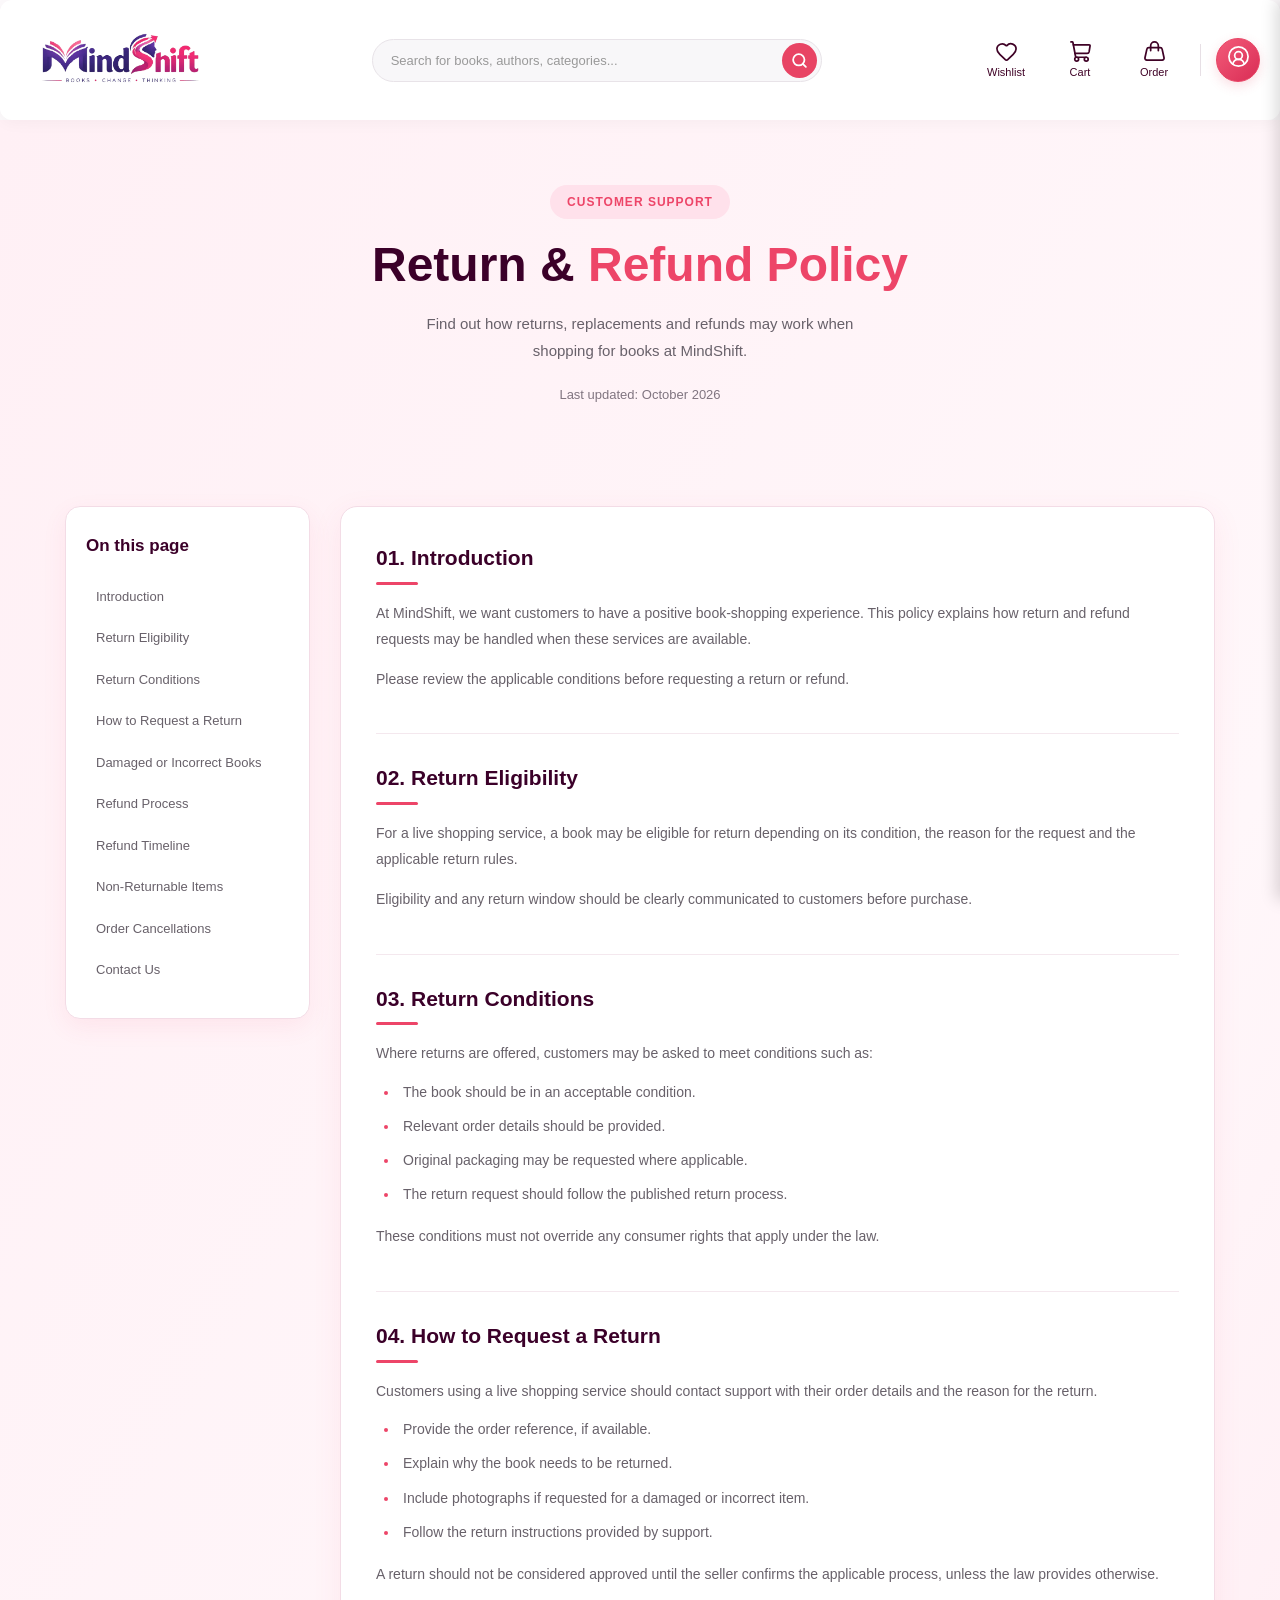
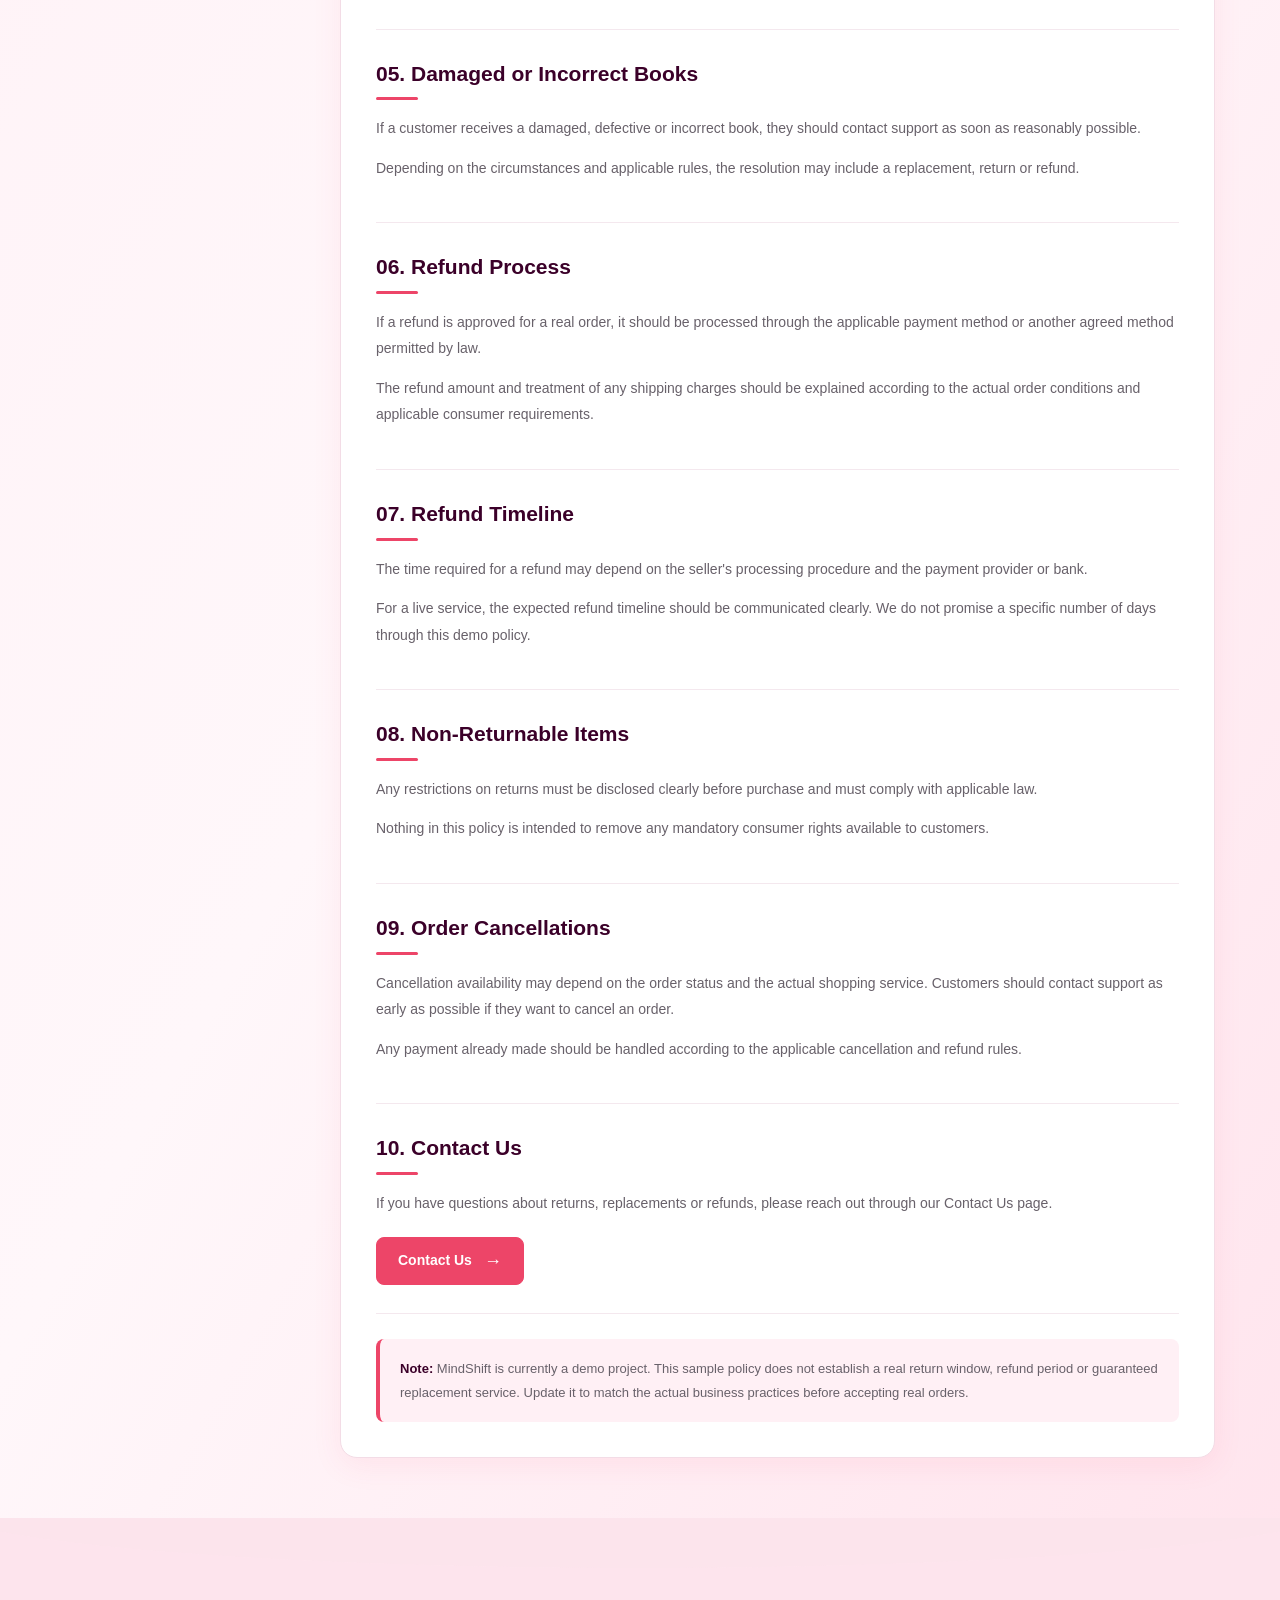
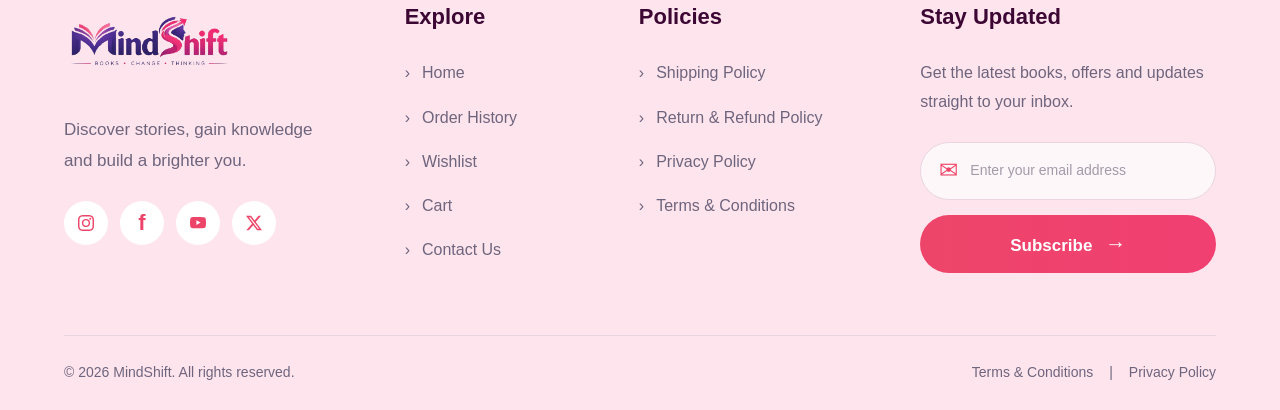
<file: refund.html>
<!DOCTYPE html>
<html lang="en">

<head>
    <meta charset="UTF-8">
    <meta name="viewport" content="width=device-width, initial-scale=1.0">

    <title>Return & Refund Policy | MindShift</title>

    <link rel="stylesheet" href="./css/privacy.css">
    <link rel="stylesheet" href="./css/Style.css">
</head>

<body>
    <div class="main">
        <div class="brand-name">
            <div class="logo">
                <img src="./Logo/brand-Logo.png">
            </div>
        </div>
        <div class="details">
            <div class="search">
                <input class="search-input-box" id="search input"
                    placeholder="Search for books, authors, categories...">
                <button class="search-btn" id="searchBtn">
                    <svg xmlns="http://www.w3.org/2000/svg" width="16" height="16" viewBox="0 0 24 24" fill="none"
                        stroke="currentColor" stroke-width="2.5" stroke-linecap="round" stroke-linejoin="round">
                        <circle cx="11" cy="11" r="8"></circle>
                        <line x1="21" y1="21" x2="16.65" y2="16.65"></line>
                    </svg>
                </button>
                <div id="search-results" class="suggestions-box"></div>
            </div>
        </div>
        <div class="pages">
            <a id="whishlist" href="javascript:void(0)" onclick="openWishlist()"
                style="display:flex; flex-direction:column; align-items:center; text-decoration:none; gap:3px;">

                <svg xmlns="http://www.w3.org/2000/svg" width="24" height="24" viewBox="0 0 24 24" fill="none"
                    stroke="currentColor" stroke-width="2" stroke-linecap="round" stroke-linejoin="round">
                    <path
                        d="M2 9.5a5.5 5.5 0 0 1 9.591-3.676.56.56 0 0 0 .818 0A5.49 5.49 0 0 1 22 9.5c0 2.29-1.5 4-3 5.5l-5.492 5.313a2 2 0 0 1-3 .019L5 15c-1.5-1.5-3-3.2-3-5.5" />
                </svg>
                <span id="wishlistCount" class="count-badge">0</span>
                <p style="color:black; margin:0;">Wishlist</p>
            </a>
            <a class="Add-to-card" href="javascript:void(0)" onclick="openCart()"
                style="display: flex; flex-direction: column; align-items: center; text-decoration: none; gap: 3px;">
                <svg xmlns="http://www.w3.org/2000/svg" width="24" height="24" viewBox="0 0 24 24" fill="none"
                    stroke="currentColor" stroke-width="2" stroke-linecap="round" stroke-linejoin="round"
                    class="lucide lucide-shopping-cart preview-icon">
                    <path d="m2.05 2.05 1.099-.028a1 1 0 0 1 1.008.815l2.69 14.347A1 1 0 0 0 7.83 18H18" />
                    <path d="M4.563 5h16.435a1 1 0 0 1 .981 1.204l-1.026 6.226A2 2 0 0 1 18.962 14H6.25" />
                    <circle cx="18" cy="20" r="2" />
                    <circle cx="8" cy="20" r="2" />
                </svg> <span id="cartCount" class="cart-count">0</span>
                <p style="color: black; margin: 0; gap: 2px;">Cart</p>
            </a>
            <a class="Order" href="javascript:void(0)" onclick="openOrders()"
                style="display: flex; flex-direction: column; align-items: center; text-decoration: none; gap: 3px; color: black;">
                <svg xmlns="http://www.w3.org/2000/svg" width="24" height="24" viewBox="0 0 24 24" fill="none"
                    stroke="currentColor" stroke-width="2" stroke-linecap="round" stroke-linejoin="round"
                    class="lucide lucide-handbag preview-icon">
                    <path
                        d="M2.048 18.566A2 2 0 0 0 4 21h16a2 2 0 0 0 1.952-2.434l-2-9A2 2 0 0 0 18 8H6a2 2 0 0 0-1.952 1.566z" />
                    <path d="M8 11V6a4 4 0 0 1 8 0v5" />
                </svg>
                <span id="ordersCount" class="count-badge">0</span>
                <p style="color: black; margin: 0; gap: 2px; font-size: small;">Order</p>

            </a>
            <span style="width: 1px; display: inline-block; background-color: black; height: 35px;"></span>
            <a class="Login" href="javascript:void(0)" onclick="toggleProfileMenu()"
                style="display: flex; flex-direction: column; align-items: center; gap: 3px;">
                <div class="profile-wrapper">

                    <div class="profile-icon" id="profileIcon">

                        <svg xmlns="http://www.w3.org/2000/svg" width="24" height="24" viewBox="0 0 24 24" fill="none"
                            stroke="white" stroke-width="2" stroke-linecap="round" stroke-linejoin="round">

                            <path d="M17.925 20.056a6 6 0 0 0-11.851.001" />
                            <circle cx="12" cy="11" r="4" />
                            <circle cx="12" cy="12" r="10" />
                        </svg>

                    </div>

                    <div class="profile-menu" id="profileMenu">

                        <button type="button" class="profile-close-btn">×</button>

                        <div class="profile-details">
                            <h3 id="profileName"></h3>
                            <p id="profileEmail"></p>
                        </div>

                        <div class="profile-divider"></div>

                        <button type="button" class="profile-option" onclick="handleOrdersClick()">
                            <svg xmlns="http://www.w3.org/2000/svg" width="24" height="24" viewBox="0 0 24 24"
                                fill="none" stroke="currentColor" stroke-width="2" stroke-linecap="round"
                                stroke-linejoin="round" class="lucide lucide-handbag preview-icon">
                                <path
                                    d="M2.048 18.566A2 2 0 0 0 4 21h16a2 2 0 0 0 1.952-2.434l-2-9A2 2 0 0 0 18 8H6a2 2 0 0 0-1.952 1.566z" />
                                <path d="M8 11V6a4 4 0 0 1 8 0v5" />
                            </svg>
                            <p style="color: black; margin: 0; gap: 2px; font-size: small;">Order</p>
                        </button>

                        <button type="button" class="profile-option" onclick="handleWishlistClick()">
                            <svg xmlns="http://www.w3.org/2000/svg" width="24" height="24" viewBox="0 0 24 24"
                                fill="none" stroke="currentColor" stroke-width="2" stroke-linecap="round"
                                stroke-linejoin="round" class="lucide lucide-heart preview-icon">
                                <path
                                    d="M2 9.5a5.5 5.5 0 0 1 9.591-3.676.56.56 0 0 0 .818 0A5.49 5.49 0 0 1 22 9.5c0 2.29-1.5 4-3 5.5l-5.492 5.313a2 2 0 0 1-3 .019L5 15c-1.5-1.5-3-3.2-3-5.5" />
                            </svg>
                            <p style="color:black; margin:0;">Wishlist</p>
                        </button>

                        <button type="button" class="profile-option" onclick="handleCartClick()">
                            <svg xmlns="http://www.w3.org/2000/svg" width="24" height="24" viewBox="0 0 24 24"
                                fill="none" stroke="currentColor" stroke-width="2" stroke-linecap="round"
                                stroke-linejoin="round" class="lucide lucide-shopping-cart preview-icon">
                                <path d="m2.05 2.05 1.099-.028a1 1 0 0 1 1.008.815l2.69 14.347A1 1 0 0 0 7.83 18H18" />
                                <path d="M4.563 5h16.435a1 1 0 0 1 .981 1.204l-1.026 6.226A2 2 0 0 1 18.962 14H6.25" />
                                <circle cx="18" cy="20" r="2" />
                                <circle cx="8" cy="20" r="2" />
                            </svg>
                            <p style="color: black; margin: 0; gap: 2px;">Cart</p>
                        </button>

                        <button class="profile-option" id="contactPage">
                            <svg xmlns="http://www.w3.org/2000/svg" width="24" height="24" viewBox="0 0 24 24"
                                fill="none" stroke="currentColor" stroke-width="2" stroke-linecap="round"
                                stroke-linejoin="round" class="lucide lucide-user preview-icon">
                                <path d="M19 21v-2a4 4 0 0 0-4-4H9a4 4 0 0 0-4 4v2" />
                                <circle cx="12" cy="7" r="4" />
                            </svg>
                            <p style="color: black; margin: 0; gap: 2px;">Contact</p>
                        </button>



                        <div class="profile-divider"></div>

                        <button type="button" class="logout-btn" onclick="logoutUser()">
                            ↪ Logout
                        </button>

                    </div>
                </div>
            </a>


        </div>
    </div>


    <main class="privacy-page">

        <!-- Hero Section -->
        <section class="privacy-hero">
            <span class="privacy-tag">CUSTOMER SUPPORT</span>

            <h1>Return & <span>Refund Policy</span></h1>

            <p>
                Find out how returns, replacements and refunds
                may work when shopping for books at MindShift.
            </p>

            <div class="updated-date">
                Last updated: October 2026
            </div>
        </section>

        <div class="privacy-layout">

            <aside class="privacy-sidebar">
                <h3>On this page</h3>

                <a href="#introduction">Introduction</a>
                <a href="#eligibility">Return Eligibility</a>
                <a href="#conditions">Return Conditions</a>
                <a href="#process">How to Request a Return</a>
                <a href="#damaged">Damaged or Incorrect Books</a>
                <a href="#refunds">Refund Process</a>
                <a href="#timeline">Refund Timeline</a>
                <a href="#nonreturnable">Non-Returnable Items</a>
                <a href="#cancellations">Order Cancellations</a>
                <a href="#contact">Contact Us</a>
            </aside>

            <article class="privacy-content">

                <section id="introduction">
                    <h2>01. Introduction</h2>

                    <p>
                        At MindShift, we want customers to have a
                        positive book-shopping experience. This
                        policy explains how return and refund
                        requests may be handled when these services
                        are available.
                    </p>

                    <p>
                        Please review the applicable conditions
                        before requesting a return or refund.
                    </p>
                </section>

                <section id="eligibility">
                    <h2>02. Return Eligibility</h2>

                    <p>
                        For a live shopping service, a book may be
                        eligible for return depending on its
                        condition, the reason for the request
                        and the applicable return rules.
                    </p>

                    <p>
                        Eligibility and any return window should
                        be clearly communicated to customers
                        before purchase.
                    </p>
                </section>

                <section id="conditions">
                    <h2>03. Return Conditions</h2>

                    <p>
                        Where returns are offered, customers may
                        be asked to meet conditions such as:
                    </p>

                    <ul>
                        <li>The book should be in an acceptable condition.</li>
                        <li>Relevant order details should be provided.</li>
                        <li>Original packaging may be requested where applicable.</li>
                        <li>The return request should follow the published return process.</li>
                    </ul>

                    <p>
                        These conditions must not override any
                        consumer rights that apply under the law.
                    </p>
                </section>

                <section id="process">
                    <h2>04. How to Request a Return</h2>

                    <p>
                        Customers using a live shopping service
                        should contact support with their order
                        details and the reason for the return.
                    </p>

                    <ul>
                        <li>Provide the order reference, if available.</li>
                        <li>Explain why the book needs to be returned.</li>
                        <li>Include photographs if requested for a damaged or incorrect item.</li>
                        <li>Follow the return instructions provided by support.</li>
                    </ul>

                    <p>
                        A return should not be considered approved
                        until the seller confirms the applicable
                        process, unless the law provides otherwise.
                    </p>
                </section>

                <section id="damaged">
                    <h2>05. Damaged or Incorrect Books</h2>

                    <p>
                        If a customer receives a damaged, defective
                        or incorrect book, they should contact
                        support as soon as reasonably possible.
                    </p>

                    <p>
                        Depending on the circumstances and
                        applicable rules, the resolution may
                        include a replacement, return or refund.
                    </p>
                </section>

                <section id="refunds">
                    <h2>06. Refund Process</h2>

                    <p>
                        If a refund is approved for a real order,
                        it should be processed through the
                        applicable payment method or another
                        agreed method permitted by law.
                    </p>

                    <p>
                        The refund amount and treatment of any
                        shipping charges should be explained
                        according to the actual order conditions
                        and applicable consumer requirements.
                    </p>
                </section>

                <section id="timeline">
                    <h2>07. Refund Timeline</h2>

                    <p>
                        The time required for a refund may depend
                        on the seller's processing procedure
                        and the payment provider or bank.
                    </p>

                    <p>
                        For a live service, the expected refund
                        timeline should be communicated clearly.
                        We do not promise a specific number of
                        days through this demo policy.
                    </p>
                </section>

                <section id="nonreturnable">
                    <h2>08. Non-Returnable Items</h2>

                    <p>
                        Any restrictions on returns must be
                        disclosed clearly before purchase and
                        must comply with applicable law.
                    </p>

                    <p>
                        Nothing in this policy is intended to
                        remove any mandatory consumer rights
                        available to customers.
                    </p>
                </section>

                <section id="cancellations">
                    <h2>09. Order Cancellations</h2>

                    <p>
                        Cancellation availability may depend on
                        the order status and the actual shopping
                        service. Customers should contact support
                        as early as possible if they want to
                        cancel an order.
                    </p>

                    <p>
                        Any payment already made should be handled
                        according to the applicable cancellation
                        and refund rules.
                    </p>
                </section>

                <section id="contact">
                    <h2>10. Contact Us</h2>

                    <p>
                        If you have questions about returns,
                        replacements or refunds, please reach
                        out through our Contact Us page.
                    </p>

                    <a href="contact.html" class="contact-button">
                        Contact Us <span>→</span>
                    </a>
                </section>

                <div class="privacy-note">
                    <strong>Note:</strong>
                    MindShift is currently a demo project.
                    This sample policy does not establish a
                    real return window, refund period or
                    guaranteed replacement service. Update
                    it to match the actual business practices
                    before accepting real orders.
                </div>

            </article>

        </div>

        <div class="wishlist-drawer">

            <div class="cart-header">
                <div>
                    <h2>My Wishlist</h2>
                    <p>Your favourite books, saved for later</p>
                </div>

                <span class="close-cart" onclick="closeWishlist()">×</span>
            </div>

            <div id="wishlist-container" class="wishlist-items">
            </div>

        </div>


        <div class="cart-drawer">

            <div class="cart-header">
                <div>
                    <h2>Cart</h2>
                    <p>Review your selected books</p>
                </div>

                <span class="close-cart" onclick="closeCart()">×</span>
            </div>

            <div id="addToCart" class="cart-items"></div>

            <div class="cart-footer">
                <div>
                    <span>Estimated Cost</span>
                    <h3 id="cart-total">₹0</h3>
                </div>

                <button class="checkout-btn" onclick="openCheckout()">
                    Proceed to Checkout
                </button>
            </div>

        </div>
        <div class="checkout-drawer">

            <div class="checkout-header">
                <div>
                    <h2>Checkout</h2>
                    <p>Complete your order</p>
                </div>

                <span class="close-checkout" onclick="closeCheckout()">×</span>
            </div>

            <div class="checkout-content">

                <h3>Delivery Address</h3>

                <div class="address-grid">
                    <div>
                        <input type="text" placeholder="Full Name" id="fullname" required><br>
                        <span id="nameError" style=" display: none; color: red; font-size: 12px;">Enter a valid
                            name</span>
                    </div>
                    <div>
                        <input type="tel" placeholder="Mobile Number" id="phone" required>
                        <span id="numberError" style=" display: none; color: red; font-size: 12px;">Enter a valid
                            number</span>

                    </div>
                    <div>
                        <input type="text" placeholder="House / Door No" id="house" required>
                        <span id="houseError" style=" display: none; color: red; font-size: 12px;">Enter a valid
                            number</span>
                    </div>
                    <div>
                        <input type="text" placeholder="Street" id="street" required>
                        <span id="streetError" style=" display: none; color: red; font-size: 12px;">Enter a valid
                            number</span>

                    </div>
                    <div>
                        <input type="text" placeholder="Area" id="area" required>
                        <span id="areaError" style=" display: none; color: red; font-size: 12px;">Enter a valid
                            number</span>

                    </div>
                    <div>
                        <input type="text" placeholder="City" id="city" required>
                        <span id="cityError" style=" display: none; color: red; font-size: 12px;">Enter a valid
                            number</span>

                    </div>
                    <div>
                        <input type="text" placeholder="State" id="state" required>
                        <span id="stateError" style=" display: none; color: red; font-size: 12px;">Enter a valid
                            number</span>
                    </div>
                    <div>
                        <input type="text" placeholder="Pincode" id="pincode" required>
                        <span id="pincodeError" style=" display: none; color: red; font-size: 12px;">Enter a valid
                            number</span>

                    </div>

                </div>
                <h3>Order Summary</h3>

                <div id="checkout-items"></div>

                <div class="checkout-total">
                    <p>Delivery Charge: <span>Free</span></p>
                    <h3>Total: <span id="checkout-total">₹0</span></h3>
                </div>

                <h3>Payment Method</h3>

                <label>
                    <input type="radio" name="payment" value="online" required>
                    Online Payment
                </label>

                <div class="online-options">

                    <label>
                        <input type="radio" name="onlineType" value="upi">
                        UPI
                    </label>
                    <div class="upi-box">
                        <div>
                            <input type="text" id="upiId" placeholder="Enter UPI ID">
                            <span id="upiError" style=" display: none; color: red; font-size: 12px;">Enter a valid
                                number</span>
                        </div>


                        <button type="button" class="upi-pay-btn">
                            Pay Now
                        </button>

                    </div>

                    <label>
                        <input type="radio" name="onlineType" value="card">
                        Card
                    </label>
                    <div class="card-box">
                        <div>
                            <input type="text" placeholder="Card Number" class="card-input" id="card-number">
                            <span id="cardNumberError" style=" display: none; color: red; font-size: 12px;">Enter a
                                valid
                                number
                            </span>
                        </div>
                        <div>
                            <input type="text" placeholder="Card Holder Name" class="card-input" id="card-holder">
                            <span id="cardHolderError" style=" display: none; color: red; font-size: 12px;">Enter a
                                valid
                                number
                            </span>
                        </div>
                        <div>
                            <input type="text" placeholder="Expiry Date" class="card-input" id="expiry-date">
                            <span id="expiryDateError" style=" display: none; color: red; font-size: 12px;">Enter a
                                valid
                                number
                            </span>
                        </div>
                        <div>
                            <input type="text" placeholder="CVV" class="card-input" id="cvv">
                            <span id="cvvError" style=" display: none; color: red; font-size: 12px;">Enter a valid
                                number
                            </span>
                        </div>

                        <button type="button" class="card-pay-btn">
                            Pay Now
                        </button>
                    </div>

                    <label>
                        <input type="radio" name="onlineType" value="netbanking">
                        Net Banking
                    </label>
                    <div class="netbanking-box">
                        <select id="bank">
                            <option value="">Select Bank</option>
                            <option value="sbi">SBI</option>
                            <option value="hdfc">HDFC Bank</option>
                            <option value="icici">ICICI Bank</option>
                            <option value="axis">Axis Bank</option>
                        </select>

                        <button type="button" class="netbanking-pay-btn">
                            Pay Now
                        </button>
                    </div>

                </div>

                <label>
                    <input type="radio" name="payment" value="cod" required>
                    Cash on Delivery
                </label>

            </div>

            <div class="checkout-footer">
                <button class="place-order-btn" onclick="placeOrder()">
                    Place Order
                </button>
            </div>

        </div>
        <div class="orders-drawer" id="Orders">

            <div class="cart-header">
                <div>
                    <h2>Your Orders</h2>
                    <p>Track your purchased books</p>
                </div>

                <span class="close-cart" onclick="closeOrders()">×</span>
            </div>

            <div id="ordersList" class="cart-items">
            </div>

        </div>
        <div class="success-overlay" id="orderAnimation">
            <div class="success-circle" id="successCircle">
                <svg viewBox="0 0 52 52">
                    <path d="M14 27 L22 35 L39 17"></path>
                </svg>
            </div>

            <h2 id="successTitle">Order Placed!</h2>
            <p id="successMessage">
                Your order has been placed successfully.
            </p>
        </div>
        <div class="login-overlay" id="loginOverlay">

            <form class="login-card" id="signupForm">

                <button type="button" class="close-login" onclick="closeLogin()">×</button>

                <h1>Create Account</h1>
                <p class="subtitle">Start your next chapter with us.</p>

                <div class="input-group">
                    <label for="fullname">Full Name</label>
                    <input type="text" id="signupfullname" placeholder="Enter your full name" required>
                    <span class="nameError error-msg">Enter a valid full name</span>
                </div>

                <div class="input-group">
                    <label for="email">Email Address</label>
                    <input type="email" id="email" placeholder="you@example.com" required>
                    <span class="emailError error-msg">Enter a valid email address</span>
                </div>

                <div class="input-group">
                    <label for="password">Password</label>
                    <input type="password" id="password" placeholder="Create a password" required>
                    <span class="passwordError error-msg">
                        Password must be 8+ characters with uppercase, lowercase, number and special character
                    </span>
                </div>

                <div class="input-group">
                    <label for="confirmPassword">Confirm Password</label>

                    <input type="password" id="confirmPassword" placeholder="Confirm your password" required>

                    <span class="confirmPasswordError error-msg"></span>
                </div>

                <button type="submit" class="signup-btn" onclick="">
                    Create Account <span>→</span>
                </button>

                <p class="login-footer">Your next chapter starts here.</p>

            </form>
        </div>

        <footer class="footer">
            <div class="footer-container">

                <!-- Brand Section -->
                <div class="footer-brand">
                    <div class="brand-name" style="margin-left: -15px; gap: 8px;">
                        <div class="logo">
                            <img src="./Logo/brand-Logo.png" style="width: auto; height:100px;">
                        </div>
                    </div>
                    <p class="footer-description">
                        Discover stories, gain knowledge<br>
                        and build a brighter you.
                    </p>

                    <div class="footer-socials">
                        <a href="#" aria-label="Instagram">
                            <svg xmlns="http://www.w3.org/2000/svg" width="16" height="16" fill="currentColor"
                                class="bi bi-instagram" viewBox="0 0 16 16">
                                <path
                                    d="M8 0C5.829 0 5.556.01 4.703.048 3.85.088 3.269.222 2.76.42a3.9 3.9 0 0 0-1.417.923A3.9 3.9 0 0 0 .42 2.76C.222 3.268.087 3.85.048 4.7.01 5.555 0 5.827 0 8.001c0 2.172.01 2.444.048 3.297.04.852.174 1.433.372 1.942.205.526.478.972.923 1.417.444.445.89.719 1.416.923.51.198 1.09.333 1.942.372C5.555 15.99 5.827 16 8 16s2.444-.01 3.298-.048c.851-.04 1.434-.174 1.943-.372a3.9 3.9 0 0 0 1.416-.923c.445-.445.718-.891.923-1.417.197-.509.332-1.09.372-1.942C15.99 10.445 16 10.173 16 8s-.01-2.445-.048-3.299c-.04-.851-.175-1.433-.372-1.941a3.9 3.9 0 0 0-.923-1.417A3.9 3.9 0 0 0 13.24.42c-.51-.198-1.092-.333-1.943-.372C10.443.01 10.172 0 7.998 0zm-.717 1.442h.718c2.136 0 2.389.007 3.232.046.78.035 1.204.166 1.486.275.373.145.64.319.92.599s.453.546.598.92c.11.281.24.705.275 1.485.039.843.047 1.096.047 3.231s-.008 2.389-.047 3.232c-.035.78-.166 1.203-.275 1.485a2.5 2.5 0 0 1-.599.919c-.28.28-.546.453-.92.598-.28.11-.704.24-1.485.276-.843.038-1.096.047-3.232.047s-2.39-.009-3.233-.047c-.78-.036-1.203-.166-1.485-.276a2.5 2.5 0 0 1-.92-.598 2.5 2.5 0 0 1-.6-.92c-.109-.281-.24-.705-.275-1.485-.038-.843-.046-1.096-.046-3.233s.008-2.388.046-3.231c.036-.78.166-1.204.276-1.486.145-.373.319-.64.599-.92s.546-.453.92-.598c.282-.11.705-.24 1.485-.276.738-.034 1.024-.044 2.515-.045zm4.988 1.328a.96.96 0 1 0 0 1.92.96.96 0 0 0 0-1.92m-4.27 1.122a4.109 4.109 0 1 0 0 8.217 4.109 4.109 0 0 0 0-8.217m0 1.441a2.667 2.667 0 1 1 0 5.334 2.667 2.667 0 0 1 0-5.334" />
                            </svg>
                        </a>
                        <a href="#" aria-label="Facebook">f</a>
                        <a href="#" aria-label="YouTube"><svg xmlns="http://www.w3.org/2000/svg" width="16" height="16"
                                fill="currentColor" class="bi bi-youtube" viewBox="0 0 16 16">
                                <path
                                    d="M8.051 1.999h.089c.822.003 4.987.033 6.11.335a2.01 2.01 0 0 1 1.415 1.42c.101.38.172.883.22 1.402l.01.104.022.26.008.104c.065.914.073 1.77.074 1.957v.075c-.001.194-.01 1.108-.082 2.06l-.008.105-.009.104c-.05.572-.124 1.14-.235 1.558a2.01 2.01 0 0 1-1.415 1.42c-1.16.312-5.569.334-6.18.335h-.142c-.309 0-1.587-.006-2.927-.052l-.17-.006-.087-.004-.171-.007-.171-.007c-1.11-.049-2.167-.128-2.654-.26a2.01 2.01 0 0 1-1.415-1.419c-.111-.417-.185-.986-.235-1.558L.09 9.82l-.008-.104A31 31 0 0 1 0 7.68v-.123c.002-.215.01-.958.064-1.778l.007-.103.003-.052.008-.104.022-.26.01-.104c.048-.519.119-1.023.22-1.402a2.01 2.01 0 0 1 1.415-1.42c.487-.13 1.544-.21 2.654-.26l.17-.007.172-.006.086-.003.171-.007A100 100 0 0 1 7.858 2zM6.4 5.209v4.818l4.157-2.408z" />
                            </svg></a>
                        <a href="#" aria-label="X">
                            <svg xmlns="http://www.w3.org/2000/svg" width="16" height="16" fill="currentColor"
                                class="bi bi-twitter-x" viewBox="0 0 16 16">
                                <path
                                    d="M12.6.75h2.454l-5.36 6.142L16 15.25h-4.937l-3.867-5.07-4.425 5.07H.316l5.733-6.57L0 .75h5.063l3.495 4.633L12.601.75Zm-.86 13.028h1.36L4.323 2.145H2.865z" />
                            </svg>
                        </a>
                    </div>

                </div>

                <!-- Quick Links -->
                <div class="footer-column">
                    <h3>Explore</h3>
                    <ul>
                        <li><a href="index.html">› <span>Home</span></a></li>
                        <li><a href="javascript:void(0)" onclick="OrderHistory()">› <span>Order History</span></a></li>
                        <li><a href="javascript:void(0)" onclick="FooterWishlist()">› <span>Wishlist</span></a></li>
                        <li><a href="javascript:void(0)" onclick="FooterCart()">› <span>Cart</span></a></li>
                        <li><a href="javascript:void(0)" onclick="Contact()">› <span>Contact Us</span></a></li>
                    </ul>
                </div>

                <!-- Help & Support -->
                <div class="footer-column">
                    <h3>Policies</h3>
                    <ul>
                        <li><a href="shipping.html">› <span>Shipping Policy</span></a></li>
                        <li><a href="refund.html">› <span>Return &amp; Refund Policy</span></a></li>
                        <li><a href="privacy.html">› <span>Privacy Policy</span></a></li>
                        <li><a href="terms.html">› <span>Terms &amp; Conditions</span></a></li>
                    </ul>
                </div>

                <!-- Newsletter -->
                <div class="footer-newsletter">
                    <h3>Stay Updated</h3>

                    <p>
                        Get the latest books, offers and
                        updates straight to your inbox.
                    </p>

                    <form class="footer-form" id="footerForm">
                        <div class="footer-email-box">
                            <span>✉</span>
                            <input type="email" id="footerEmail" placeholder="Enter your email address" required><br>
                        </div>
                        <span id="footeremailError" style="display: none; color: red; font-size: 12px;">Enter a valid
                            email
                            address</span>

                        <button type="button" id="Subscribe" onclick="StayUpdate()">
                            Subscribe <span>→</span>
                        </button>
                    </form>

                </div>

            </div>

            <!-- Bottom Bar -->
            <div class="footer-bottom">
                <p>© 2026 MindShift. All rights reserved.</p>

                <div class="footer-bottom-links">
                    <a href="terms.html">Terms & Conditions</a>
                    <span>|</span>
                    <a href="privacy.html">Privacy Policy</a>
                </div>
            </div>
        </footer>

        <!-- Success Popup -->
        <div class="success-overlay" id="successPopup">
            <div class="success-modal">

                <button type="button" class="success-close" onclick="closeSuccessPopup()">×</button>

                <div class="success-icon">
                    <svg viewBox="0 0 52 52">
                        <path d="M14 27 L22 35 L39 17"></path>
                    </svg>
                </div>

                <h2>Login Successful!</h2>

                <p>
                    Welcome to <strong>MindShift</strong>!
                    Your details have been validated successfully.
                </p>

                <button type="button" class="success-btn" onclick="closeSuccessPopup()">
                    Continue Shopping
                </button>

            </div>
        </div>



    </main>

    <nav class="mobile-bottom-nav">
        <a href="#main-content" class="active">
            <svg viewBox="0 0 24 24" fill="none" stroke="currentColor" stroke-width="2">
                <path d="m3 10 9-7 9 7"></path>
                <path d="M5 9v12h14V9"></path>
            </svg>
            <span>Home</span>
        </a>

        <button type="button" onclick="openWishlist()">
            <span id="mobileWishlistCount" class="mobile-count-badge">0</span>
            <span class="nav-icon">
                <svg viewBox="0 0 24 24" fill="none" stroke="currentColor" stroke-width="2">
                    <path
                        d="M20.8 4.6a5.5 5.5 0 0 0-7.8 0L12 5.7l-1.1-1.1a5.5 5.5 0 0 0-7.8 7.8l1.1 1.1L12 21l7.8-7.5 1.1-1.1a5.5 5.5 0 0 0-.1-7.8Z">
                    </path>
                </svg>
            </span>
            <span>Wishlist</span>
        </button>

        <button type="button" onclick="openCart()">
            <span id="mobileCartCount" class="mobile-count-badge">0</span>
            <span class="nav-icon">
                <svg viewBox="0 0 24 24" fill="none" stroke="currentColor" stroke-width="2">
                    <circle cx="9" cy="21" r="1"></circle>
                    <circle cx="20" cy="21" r="1"></circle>
                    <path d="M1 1h4l2.7 13.4a2 2 0 0 0 2 1.6h9.7a2 2 0 0 0 2-1.6L23 6H6"></path>
                </svg>
            </span>
            <span>Cart</span>
        </button>


        <div class="filter-header">
            <button type="button" class="close-filter" onclick="toggleMobileFilter()" aria-label="Close filters">
                <svg viewBox="0 0 24 24" fill="none" stroke="currentColor" stroke-width="2">
                    <path d="M4 7h16M7 12h10m-7 5h4"></path>
                </svg>
                <span>Filter</span>
            </button>
        </div>
    </nav>



    <script src="./JS/script.js"></script>
    <script src="./JS/wishlist.js"></script>
    <script src="./JS/addToCart.js"></script>
    <script src="./JS/book.js"></script>
    <script src="./JS/checkout.js"></script>
    <script src="./JS/Order.js"></script>
    <script src="./JS/login.js"></script>
    <script src="./JS/mobile.js"></script>



</body>

</html>
</file>
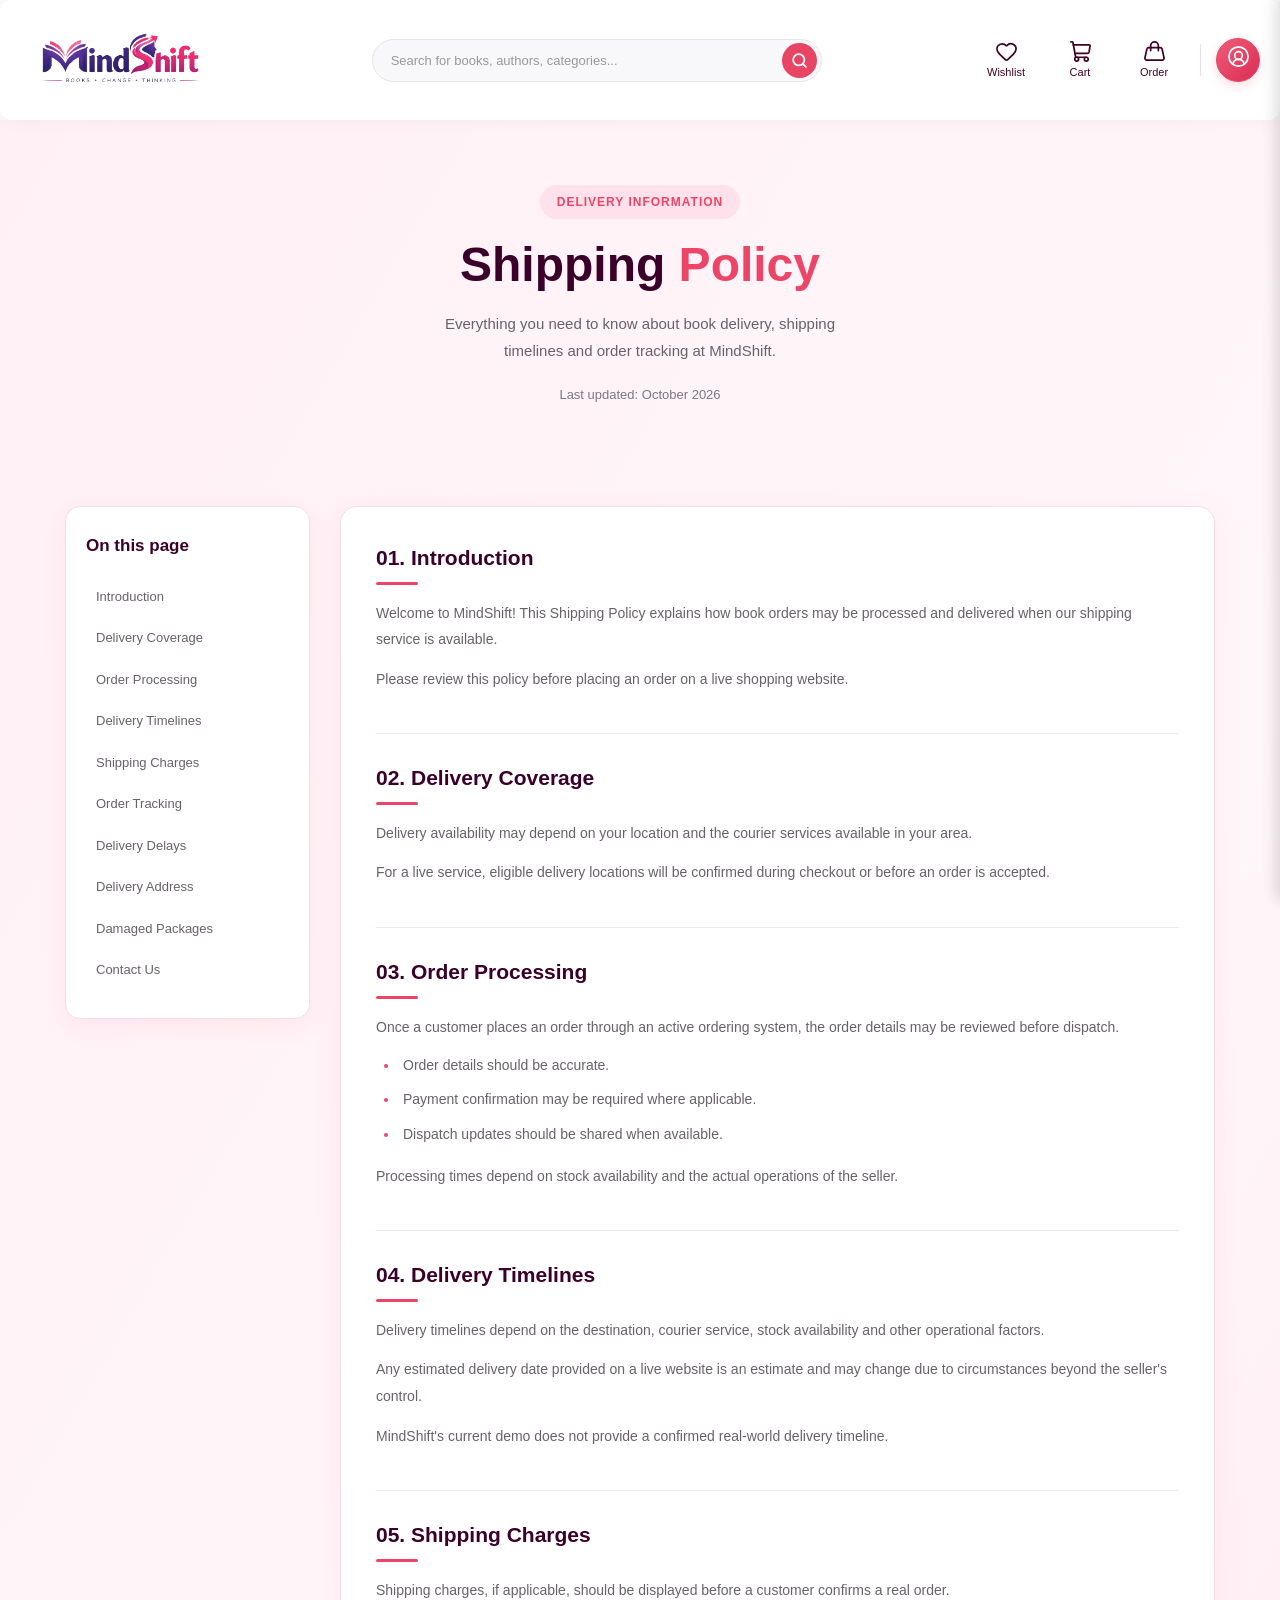
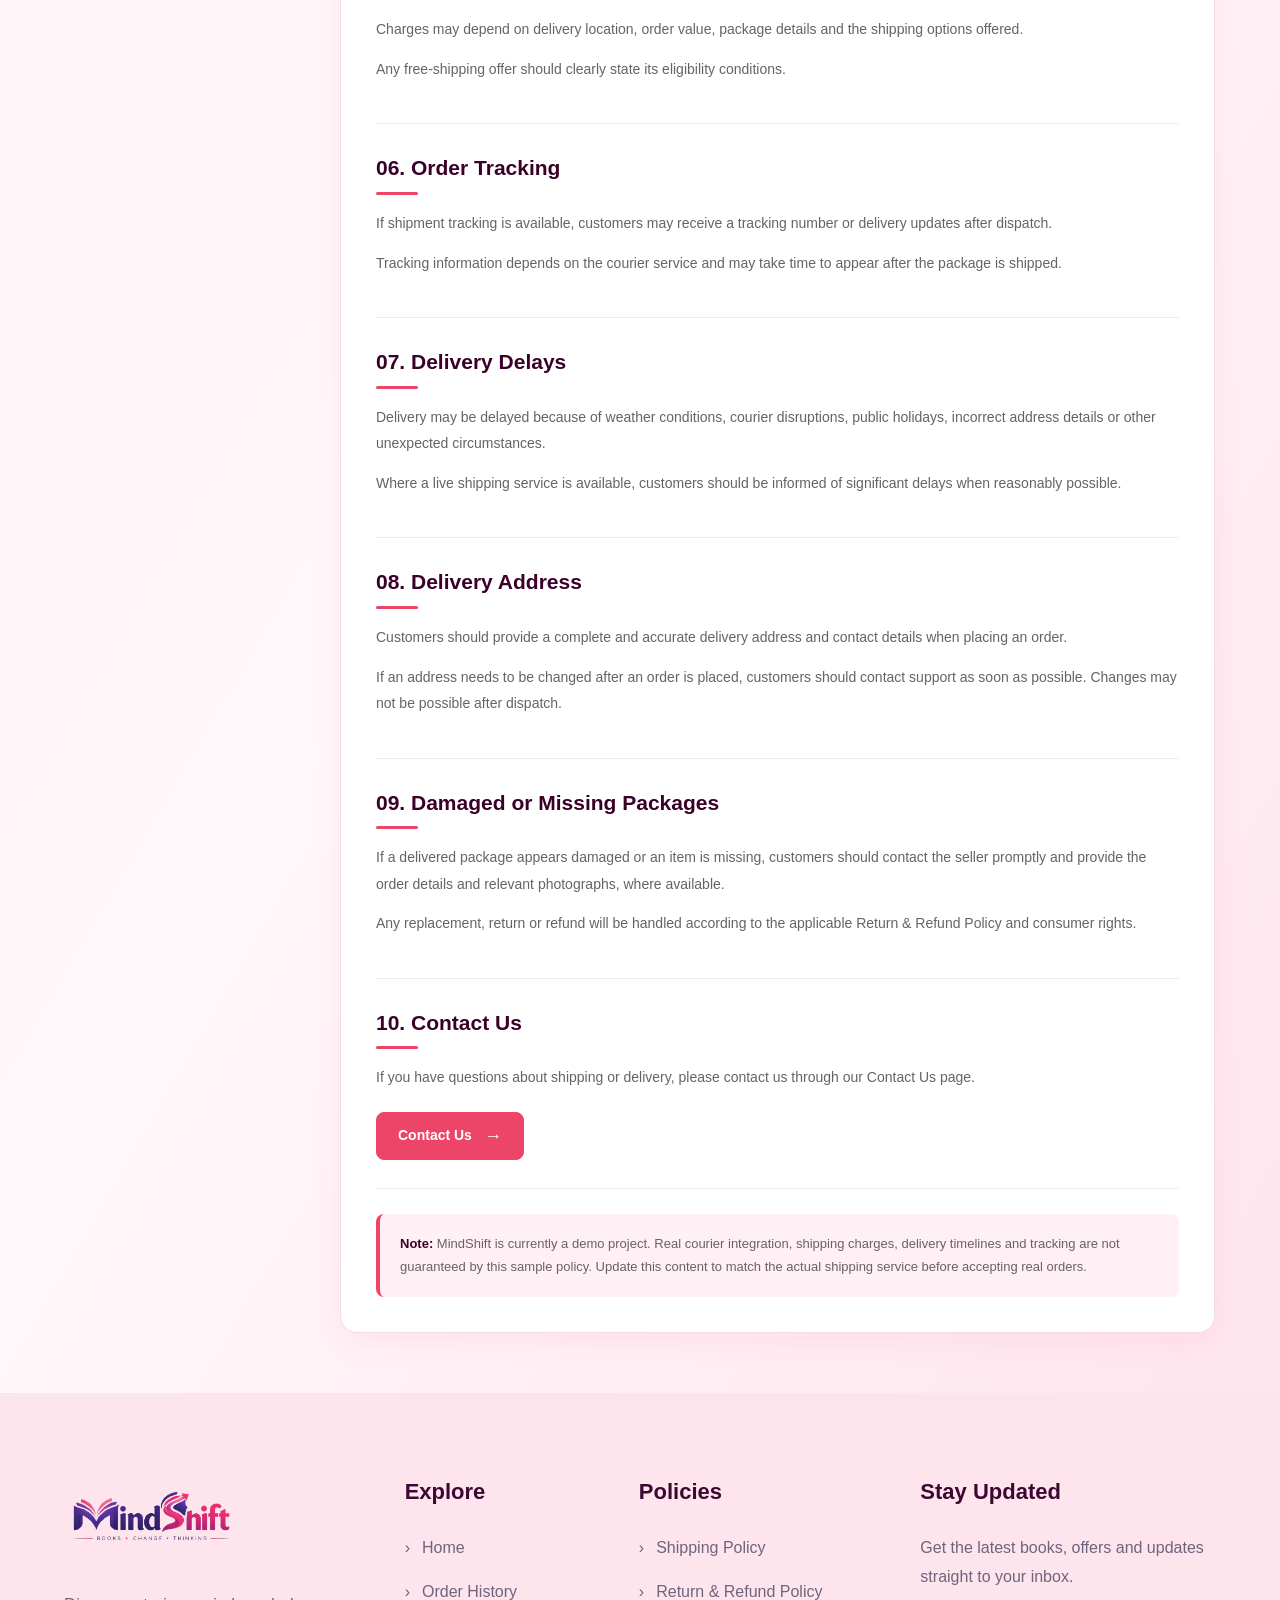
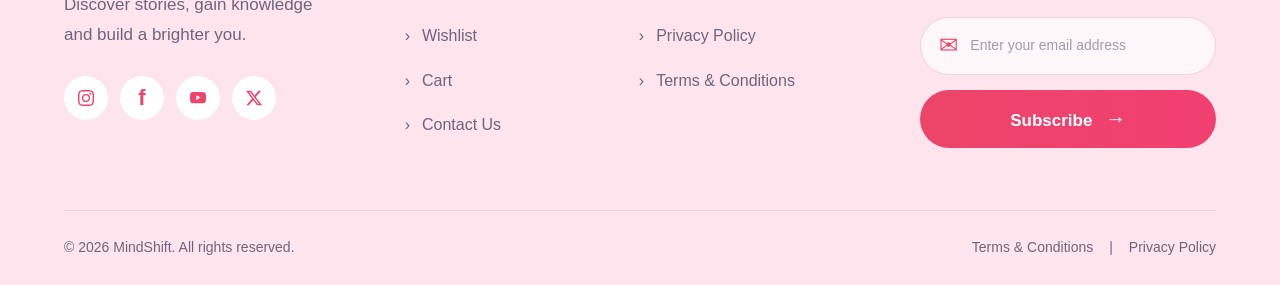
<file: shipping.html>
<!DOCTYPE html>
<html lang="en">

<head>
    <meta charset="UTF-8">
    <meta name="viewport" content="width=device-width, initial-scale=1.0">

    <title>Shipping Policy | MindShift</title>

    <link rel="stylesheet" href="./css/privacy.css">
    <link rel="stylesheet" href="./css/Style.css">


</head>

<body>
    <div class="main">
        <div class="brand-name">
            <div class="logo">
                <img src="./Logo/brand-Logo.png">
            </div>
        </div>
        <div class="details">
            <div class="search">
                <input class="search-input-box" id="search input"
                    placeholder="Search for books, authors, categories...">
                <button class="search-btn" id="searchBtn">
                    <svg xmlns="http://www.w3.org/2000/svg" width="16" height="16" viewBox="0 0 24 24" fill="none"
                        stroke="currentColor" stroke-width="2.5" stroke-linecap="round" stroke-linejoin="round">
                        <circle cx="11" cy="11" r="8"></circle>
                        <line x1="21" y1="21" x2="16.65" y2="16.65"></line>
                    </svg>
                </button>
                <div id="search-results" class="suggestions-box"></div>
            </div>
        </div>
        <div class="pages">
            <a id="whishlist" href="javascript:void(0)" onclick="openWishlist()"
                style="display:flex; flex-direction:column; align-items:center; text-decoration:none; gap:3px;">

                <svg xmlns="http://www.w3.org/2000/svg" width="24" height="24" viewBox="0 0 24 24" fill="none"
                    stroke="currentColor" stroke-width="2" stroke-linecap="round" stroke-linejoin="round">
                    <path
                        d="M2 9.5a5.5 5.5 0 0 1 9.591-3.676.56.56 0 0 0 .818 0A5.49 5.49 0 0 1 22 9.5c0 2.29-1.5 4-3 5.5l-5.492 5.313a2 2 0 0 1-3 .019L5 15c-1.5-1.5-3-3.2-3-5.5" />
                </svg>
                <span id="wishlistCount" class="count-badge">0</span>
                <p style="color:black; margin:0;">Wishlist</p>
            </a>
            <a class="Add-to-card" href="javascript:void(0)" onclick="openCart()"
                style="display: flex; flex-direction: column; align-items: center; text-decoration: none; gap: 3px;">
                <svg xmlns="http://www.w3.org/2000/svg" width="24" height="24" viewBox="0 0 24 24" fill="none"
                    stroke="currentColor" stroke-width="2" stroke-linecap="round" stroke-linejoin="round"
                    class="lucide lucide-shopping-cart preview-icon">
                    <path d="m2.05 2.05 1.099-.028a1 1 0 0 1 1.008.815l2.69 14.347A1 1 0 0 0 7.83 18H18" />
                    <path d="M4.563 5h16.435a1 1 0 0 1 .981 1.204l-1.026 6.226A2 2 0 0 1 18.962 14H6.25" />
                    <circle cx="18" cy="20" r="2" />
                    <circle cx="8" cy="20" r="2" />
                </svg> <span id="cartCount" class="cart-count">0</span>
                <p style="color: black; margin: 0; gap: 2px;">Cart</p>
            </a>
            <a class="Order" href="javascript:void(0)" onclick="openOrders()"
                style="display: flex; flex-direction: column; align-items: center; text-decoration: none; gap: 3px; color: black;">
                <svg xmlns="http://www.w3.org/2000/svg" width="24" height="24" viewBox="0 0 24 24" fill="none"
                    stroke="currentColor" stroke-width="2" stroke-linecap="round" stroke-linejoin="round"
                    class="lucide lucide-handbag preview-icon">
                    <path
                        d="M2.048 18.566A2 2 0 0 0 4 21h16a2 2 0 0 0 1.952-2.434l-2-9A2 2 0 0 0 18 8H6a2 2 0 0 0-1.952 1.566z" />
                    <path d="M8 11V6a4 4 0 0 1 8 0v5" />
                </svg>
                <span id="ordersCount" class="count-badge">0</span>
                <p style="color: black; margin: 0; gap: 2px; font-size: small;">Order</p>

            </a>

            <span style="width: 1px; display: inline-block; background-color: black; height: 35px;"></span>
            <a class="Login" href="javascript:void(0)" onclick="toggleProfileMenu()"
                style="display: flex; flex-direction: column; align-items: center; gap: 3px;">
                <div class="profile-wrapper">

                    <div class="profile-icon" id="profileIcon">

                        <svg xmlns="http://www.w3.org/2000/svg" width="24" height="24" viewBox="0 0 24 24" fill="none"
                            stroke="white" stroke-width="2" stroke-linecap="round" stroke-linejoin="round">

                            <path d="M17.925 20.056a6 6 0 0 0-11.851.001" />
                            <circle cx="12" cy="11" r="4" />
                            <circle cx="12" cy="12" r="10" />
                        </svg>

                    </div>

                    <div class="profile-menu" id="profileMenu">

                        <button type="button" class="profile-close-btn">×</button>

                        <div class="profile-details">
                            <h3 id="profileName"></h3>
                            <p id="profileEmail"></p>
                        </div>

                        <div class="profile-divider"></div>

                        <button type="button" class="profile-option" onclick="handleOrdersClick()">
                            <svg xmlns="http://www.w3.org/2000/svg" width="24" height="24" viewBox="0 0 24 24"
                                fill="none" stroke="currentColor" stroke-width="2" stroke-linecap="round"
                                stroke-linejoin="round" class="lucide lucide-handbag preview-icon">
                                <path
                                    d="M2.048 18.566A2 2 0 0 0 4 21h16a2 2 0 0 0 1.952-2.434l-2-9A2 2 0 0 0 18 8H6a2 2 0 0 0-1.952 1.566z" />
                                <path d="M8 11V6a4 4 0 0 1 8 0v5" />
                            </svg>
                            <p style="color: black; margin: 0; gap: 2px; font-size: small;">Order</p>
                        </button>

                        <button type="button" class="profile-option" onclick="handleWishlistClick()">
                            <svg xmlns="http://www.w3.org/2000/svg" width="24" height="24" viewBox="0 0 24 24"
                                fill="none" stroke="currentColor" stroke-width="2" stroke-linecap="round"
                                stroke-linejoin="round" class="lucide lucide-heart preview-icon">
                                <path
                                    d="M2 9.5a5.5 5.5 0 0 1 9.591-3.676.56.56 0 0 0 .818 0A5.49 5.49 0 0 1 22 9.5c0 2.29-1.5 4-3 5.5l-5.492 5.313a2 2 0 0 1-3 .019L5 15c-1.5-1.5-3-3.2-3-5.5" />
                            </svg>
                            <p style="color:black; margin:0;">Wishlist</p>
                        </button>

                        <button type="button" class="profile-option" onclick="handleCartClick()">
                            <svg xmlns="http://www.w3.org/2000/svg" width="24" height="24" viewBox="0 0 24 24"
                                fill="none" stroke="currentColor" stroke-width="2" stroke-linecap="round"
                                stroke-linejoin="round" class="lucide lucide-shopping-cart preview-icon">
                                <path d="m2.05 2.05 1.099-.028a1 1 0 0 1 1.008.815l2.69 14.347A1 1 0 0 0 7.83 18H18" />
                                <path d="M4.563 5h16.435a1 1 0 0 1 .981 1.204l-1.026 6.226A2 2 0 0 1 18.962 14H6.25" />
                                <circle cx="18" cy="20" r="2" />
                                <circle cx="8" cy="20" r="2" />
                            </svg>
                            <p style="color: black; margin: 0; gap: 2px;">Cart</p>
                        </button>

                        <button class="profile-option" id="contactPage">
                            <svg xmlns="http://www.w3.org/2000/svg" width="24" height="24" viewBox="0 0 24 24"
                                fill="none" stroke="currentColor" stroke-width="2" stroke-linecap="round"
                                stroke-linejoin="round" class="lucide lucide-user preview-icon">
                                <path d="M19 21v-2a4 4 0 0 0-4-4H9a4 4 0 0 0-4 4v2" />
                                <circle cx="12" cy="7" r="4" />
                            </svg>
                            <p style="color: black; margin: 0; gap: 2px;">Contact</p>
                        </button>



                        <div class="profile-divider"></div>

                        <button type="button" class="logout-btn" onclick="logoutUser()">
                            ↪ Logout
                        </button>

                    </div>
                </div>
            </a>


        </div>
    </div>


    <main class="privacy-page">

        <!-- Hero Section -->
        <section class="privacy-hero">
            <span class="privacy-tag">DELIVERY INFORMATION</span>

            <h1>Shipping <span>Policy</span></h1>

            <p>
                Everything you need to know about book delivery,
                shipping timelines and order tracking at MindShift.
            </p>

            <div class="updated-date">
                Last updated: October 2026
            </div>
        </section>

        <div class="privacy-layout">

            <!-- Sidebar -->
            <aside class="privacy-sidebar">
                <h3>On this page</h3>

                <a href="#introduction">Introduction</a>
                <a href="#coverage">Delivery Coverage</a>
                <a href="#processing">Order Processing</a>
                <a href="#delivery">Delivery Timelines</a>
                <a href="#charges">Shipping Charges</a>
                <a href="#tracking">Order Tracking</a>
                <a href="#delays">Delivery Delays</a>
                <a href="#address">Delivery Address</a>
                <a href="#damaged">Damaged Packages</a>
                <a href="#contact">Contact Us</a>
            </aside>

            <!-- Shipping Policy Content -->
            <article class="privacy-content">

                <section id="introduction">
                    <h2>01. Introduction</h2>

                    <p>
                        Welcome to MindShift! This Shipping Policy
                        explains how book orders may be processed
                        and delivered when our shipping service
                        is available.
                    </p>

                    <p>
                        Please review this policy before placing
                        an order on a live shopping website.
                    </p>
                </section>

                <section id="coverage">
                    <h2>02. Delivery Coverage</h2>

                    <p>
                        Delivery availability may depend on your
                        location and the courier services available
                        in your area.
                    </p>

                    <p>
                        For a live service, eligible delivery
                        locations will be confirmed during checkout
                        or before an order is accepted.
                    </p>
                </section>

                <section id="processing">
                    <h2>03. Order Processing</h2>

                    <p>
                        Once a customer places an order through
                        an active ordering system, the order
                        details may be reviewed before dispatch.
                    </p>

                    <ul>
                        <li>Order details should be accurate.</li>
                        <li>Payment confirmation may be required where applicable.</li>
                        <li>Dispatch updates should be shared when available.</li>
                    </ul>

                    <p>
                        Processing times depend on stock availability
                        and the actual operations of the seller.
                    </p>
                </section>

                <section id="delivery">
                    <h2>04. Delivery Timelines</h2>

                    <p>
                        Delivery timelines depend on the destination,
                        courier service, stock availability and
                        other operational factors.
                    </p>

                    <p>
                        Any estimated delivery date provided on a
                        live website is an estimate and may change
                        due to circumstances beyond the seller's
                        control.
                    </p>

                    <p>
                        MindShift's current demo does not provide
                        a confirmed real-world delivery timeline.
                    </p>
                </section>

                <section id="charges">
                    <h2>05. Shipping Charges</h2>

                    <p>
                        Shipping charges, if applicable, should
                        be displayed before a customer confirms
                        a real order.
                    </p>

                    <p>
                        Charges may depend on delivery location,
                        order value, package details and the
                        shipping options offered.
                    </p>

                    <p>
                        Any free-shipping offer should clearly
                        state its eligibility conditions.
                    </p>
                </section>

                <section id="tracking">
                    <h2>06. Order Tracking</h2>

                    <p>
                        If shipment tracking is available,
                        customers may receive a tracking number
                        or delivery updates after dispatch.
                    </p>

                    <p>
                        Tracking information depends on the
                        courier service and may take time
                        to appear after the package is shipped.
                    </p>
                </section>

                <section id="delays">
                    <h2>07. Delivery Delays</h2>

                    <p>
                        Delivery may be delayed because of
                        weather conditions, courier disruptions,
                        public holidays, incorrect address details
                        or other unexpected circumstances.
                    </p>

                    <p>
                        Where a live shipping service is available,
                        customers should be informed of significant
                        delays when reasonably possible.
                    </p>
                </section>

                <section id="address">
                    <h2>08. Delivery Address</h2>

                    <p>
                        Customers should provide a complete and
                        accurate delivery address and contact
                        details when placing an order.
                    </p>

                    <p>
                        If an address needs to be changed after
                        an order is placed, customers should
                        contact support as soon as possible.
                        Changes may not be possible after dispatch.
                    </p>
                </section>

                <section id="damaged">
                    <h2>09. Damaged or Missing Packages</h2>

                    <p>
                        If a delivered package appears damaged
                        or an item is missing, customers should
                        contact the seller promptly and provide
                        the order details and relevant photographs,
                        where available.
                    </p>

                    <p>
                        Any replacement, return or refund will
                        be handled according to the applicable
                        Return & Refund Policy and consumer rights.
                    </p>
                </section>

                <section id="contact">
                    <h2>10. Contact Us</h2>

                    <p>
                        If you have questions about shipping or
                        delivery, please contact us through our
                        Contact Us page.
                    </p>

                    <a href="contact.html" class="contact-button">
                        Contact Us <span>→</span>
                    </a>
                </section>

                <!-- Demo Notice -->
                <div class="privacy-note">
                    <strong>Note:</strong>
                    MindShift is currently a demo project.
                    Real courier integration, shipping charges,
                    delivery timelines and tracking are not
                    guaranteed by this sample policy. Update
                    this content to match the actual shipping
                    service before accepting real orders.
                </div>

            </article>

        </div>
        <div class="wishlist-drawer">

            <div class="cart-header">
                <div>
                    <h2>My Wishlist</h2>
                    <p>Your favourite books, saved for later</p>
                </div>

                <span class="close-cart" onclick="closeWishlist()">×</span>
            </div>

            <div id="wishlist-container" class="wishlist-items">
                <!-- Wishlist books render aagum -->
            </div>

        </div>


        <div class="cart-drawer">

            <div class="cart-header">
                <div>
                    <h2>Cart</h2>
                    <p>Review your selected books</p>
                </div>

                <span class="close-cart" onclick="closeCart()">×</span>
            </div>

            <div id="addToCart" class="cart-items"></div>

            <div class="cart-footer">
                <div>
                    <span>Estimated Cost</span>
                    <h3 id="cart-total">₹0</h3>
                </div>

                <button class="checkout-btn" onclick="openCheckout()">
                    Proceed to Checkout
                </button>
            </div>

        </div>
        <div class="checkout-drawer">

            <div class="checkout-header">
                <div>
                    <h2>Checkout</h2>
                    <p>Complete your order</p>
                </div>

                <span class="close-checkout" onclick="closeCheckout()">×</span>
            </div>

            <div class="checkout-content">

                <!-- Delivery Address -->
                <h3>Delivery Address</h3>

                <div class="address-grid">
                    <div>
                        <input type="text" placeholder="Full Name" id="fullname" required><br>
                        <span id="nameError" style=" display: none; color: red; font-size: 12px;">Enter a valid
                            name</span>
                    </div>
                    <div>
                        <input type="tel" placeholder="Mobile Number" id="phone" required>
                        <span id="numberError" style=" display: none; color: red; font-size: 12px;">Enter a valid
                            number</span>

                    </div>
                    <div>
                        <input type="text" placeholder="House / Door No" id="house" required>
                        <span id="houseError" style=" display: none; color: red; font-size: 12px;">Enter a valid
                            number</span>
                    </div>
                    <div>
                        <input type="text" placeholder="Street" id="street" required>
                        <span id="streetError" style=" display: none; color: red; font-size: 12px;">Enter a valid
                            number</span>

                    </div>
                    <div>
                        <input type="text" placeholder="Area" id="area" required>
                        <span id="areaError" style=" display: none; color: red; font-size: 12px;">Enter a valid
                            number</span>

                    </div>
                    <div>
                        <input type="text" placeholder="City" id="city" required>
                        <span id="cityError" style=" display: none; color: red; font-size: 12px;">Enter a valid
                            number</span>

                    </div>
                    <div>
                        <input type="text" placeholder="State" id="state" required>
                        <span id="stateError" style=" display: none; color: red; font-size: 12px;">Enter a valid
                            number</span>
                    </div>
                    <div>
                        <input type="text" placeholder="Pincode" id="pincode" required>
                        <span id="pincodeError" style=" display: none; color: red; font-size: 12px;">Enter a valid
                            number</span>

                    </div>

                </div>

                <!-- Order Summary -->
                <h3>Order Summary</h3>

                <div id="checkout-items"></div>

                <div class="checkout-total">
                    <p>Delivery Charge: <span>Free</span></p>
                    <h3>Total: <span id="checkout-total">₹0</span></h3>
                </div>

                <!-- Payment -->
                <h3>Payment Method</h3>

                <label>
                    <input type="radio" name="payment" value="online" required>
                    Online Payment
                </label>

                <div class="online-options">

                    <label>
                        <input type="radio" name="onlineType" value="upi">
                        UPI
                    </label>
                    <div class="upi-box">
                        <div>
                            <input type="text" id="upiId" placeholder="Enter UPI ID">
                            <span id="upiError" style=" display: none; color: red; font-size: 12px;">Enter a valid
                                number</span>
                        </div>


                        <button type="button" class="upi-pay-btn">
                            Pay Now
                        </button>

                    </div>

                    <label>
                        <input type="radio" name="onlineType" value="card">
                        Card
                    </label>
                    <div class="card-box">
                        <div>
                            <input type="text" placeholder="Card Number" class="card-input" id="card-number">
                            <span id="cardNumberError" style=" display: none; color: red; font-size: 12px;">Enter a
                                valid
                                number
                            </span>
                        </div>
                        <div>
                            <input type="text" placeholder="Card Holder Name" class="card-input" id="card-holder">
                            <span id="cardHolderError" style=" display: none; color: red; font-size: 12px;">Enter a
                                valid
                                number
                            </span>
                        </div>
                        <div>
                            <input type="text" placeholder="Expiry Date" class="card-input" id="expiry-date">
                            <span id="expiryDateError" style=" display: none; color: red; font-size: 12px;">Enter a
                                valid
                                number
                            </span>
                        </div>
                        <div>
                            <input type="text" placeholder="CVV" class="card-input" id="cvv">
                            <span id="cvvError" style=" display: none; color: red; font-size: 12px;">Enter a valid
                                number
                            </span>
                        </div>

                        <button type="button" class="card-pay-btn">
                            Pay Now
                        </button>
                    </div>

                    <label>
                        <input type="radio" name="onlineType" value="netbanking">
                        Net Banking
                    </label>
                    <div class="netbanking-box">
                        <select id="bank">
                            <option value="">Select Bank</option>
                            <option value="sbi">SBI</option>
                            <option value="hdfc">HDFC Bank</option>
                            <option value="icici">ICICI Bank</option>
                            <option value="axis">Axis Bank</option>
                        </select>

                        <button type="button" class="netbanking-pay-btn">
                            Pay Now
                        </button>
                    </div>

                </div>

                <label>
                    <input type="radio" name="payment" value="cod" required>
                    Cash on Delivery
                </label>

            </div>

            <div class="checkout-footer">
                <button class="place-order-btn" onclick="placeOrder()">
                    Place Order
                </button>
            </div>

        </div>
        <div class="orders-drawer" id="Orders">

            <div class="cart-header">
                <div>
                    <h2>Your Orders</h2>
                    <p>Track your purchased books</p>
                </div>

                <span class="close-cart" onclick="closeOrders()">×</span>
            </div>

            <div id="ordersList" class="cart-items">
                <!-- Orders will appear here -->
            </div>

        </div>
        <div class="success-overlay" id="orderAnimation">
            <div class="success-circle" id="successCircle">
                <svg viewBox="0 0 52 52">
                    <path d="M14 27 L22 35 L39 17"></path>
                </svg>
            </div>

            <h2 id="successTitle">Order Placed!</h2>
            <p id="successMessage">
                Your order has been placed successfully.
            </p>
        </div>
        <!-- Login Popup -->
        <div class="login-overlay" id="loginOverlay">

            <form class="login-card" id="signupForm">

                <button type="button" class="close-login" onclick="closeLogin()">×</button>

                <h1>Create Account</h1>
                <p class="subtitle">Start your next chapter with us.</p>

                <div class="input-group">
                    <label for="fullname">Full Name</label>
                    <input type="text" id="signupfullname" placeholder="Enter your full name" required>
                    <span class="nameError error-msg">Enter a valid full name</span>
                </div>

                <div class="input-group">
                    <label for="email">Email Address</label>
                    <input type="email" id="email" placeholder="you@example.com" required>
                    <span class="emailError error-msg">Enter a valid email address</span>
                </div>

                <div class="input-group">
                    <label for="password">Password</label>
                    <input type="password" id="password" placeholder="Create a password" required>
                    <span class="passwordError error-msg">
                        Password must be 8+ characters with uppercase, lowercase, number and special character
                    </span>
                </div>

                <div class="input-group">
                    <label for="confirmPassword">Confirm Password</label>

                    <input type="password" id="confirmPassword" placeholder="Confirm your password" required>

                    <span class="confirmPasswordError error-msg"></span>
                </div>

                <button type="submit" class="signup-btn" onclick="">
                    Create Account <span>→</span>
                </button>

                <p class="login-footer">Your next chapter starts here.</p>

            </form>
        </div>

        <footer class="footer">
            <div class="footer-container">

                <!-- Brand Section -->
                <div class="footer-brand">
                    <div class="brand-name" style="margin-left: -13px; gap: 8px;">
                        <div class="logo">
                            <img src="./Logo/brand-Logo.png" style="width: auto; height:100px;">
                        </div>
                    </div>
                    <p class="footer-description">
                        Discover stories, gain knowledge<br>
                        and build a brighter you.
                    </p>

                    <div class="footer-socials">
                        <a href="#" aria-label="Instagram">
                            <svg xmlns="http://www.w3.org/2000/svg" width="16" height="16" fill="currentColor"
                                class="bi bi-instagram" viewBox="0 0 16 16">
                                <path
                                    d="M8 0C5.829 0 5.556.01 4.703.048 3.85.088 3.269.222 2.76.42a3.9 3.9 0 0 0-1.417.923A3.9 3.9 0 0 0 .42 2.76C.222 3.268.087 3.85.048 4.7.01 5.555 0 5.827 0 8.001c0 2.172.01 2.444.048 3.297.04.852.174 1.433.372 1.942.205.526.478.972.923 1.417.444.445.89.719 1.416.923.51.198 1.09.333 1.942.372C5.555 15.99 5.827 16 8 16s2.444-.01 3.298-.048c.851-.04 1.434-.174 1.943-.372a3.9 3.9 0 0 0 1.416-.923c.445-.445.718-.891.923-1.417.197-.509.332-1.09.372-1.942C15.99 10.445 16 10.173 16 8s-.01-2.445-.048-3.299c-.04-.851-.175-1.433-.372-1.941a3.9 3.9 0 0 0-.923-1.417A3.9 3.9 0 0 0 13.24.42c-.51-.198-1.092-.333-1.943-.372C10.443.01 10.172 0 7.998 0zm-.717 1.442h.718c2.136 0 2.389.007 3.232.046.78.035 1.204.166 1.486.275.373.145.64.319.92.599s.453.546.598.92c.11.281.24.705.275 1.485.039.843.047 1.096.047 3.231s-.008 2.389-.047 3.232c-.035.78-.166 1.203-.275 1.485a2.5 2.5 0 0 1-.599.919c-.28.28-.546.453-.92.598-.28.11-.704.24-1.485.276-.843.038-1.096.047-3.232.047s-2.39-.009-3.233-.047c-.78-.036-1.203-.166-1.485-.276a2.5 2.5 0 0 1-.92-.598 2.5 2.5 0 0 1-.6-.92c-.109-.281-.24-.705-.275-1.485-.038-.843-.046-1.096-.046-3.233s.008-2.388.046-3.231c.036-.78.166-1.204.276-1.486.145-.373.319-.64.599-.92s.546-.453.92-.598c.282-.11.705-.24 1.485-.276.738-.034 1.024-.044 2.515-.045zm4.988 1.328a.96.96 0 1 0 0 1.92.96.96 0 0 0 0-1.92m-4.27 1.122a4.109 4.109 0 1 0 0 8.217 4.109 4.109 0 0 0 0-8.217m0 1.441a2.667 2.667 0 1 1 0 5.334 2.667 2.667 0 0 1 0-5.334" />
                            </svg>
                        </a>
                        <a href="#" aria-label="Facebook">f</a>
                        <a href="#" aria-label="YouTube"><svg xmlns="http://www.w3.org/2000/svg" width="16" height="16"
                                fill="currentColor" class="bi bi-youtube" viewBox="0 0 16 16">
                                <path
                                    d="M8.051 1.999h.089c.822.003 4.987.033 6.11.335a2.01 2.01 0 0 1 1.415 1.42c.101.38.172.883.22 1.402l.01.104.022.26.008.104c.065.914.073 1.77.074 1.957v.075c-.001.194-.01 1.108-.082 2.06l-.008.105-.009.104c-.05.572-.124 1.14-.235 1.558a2.01 2.01 0 0 1-1.415 1.42c-1.16.312-5.569.334-6.18.335h-.142c-.309 0-1.587-.006-2.927-.052l-.17-.006-.087-.004-.171-.007-.171-.007c-1.11-.049-2.167-.128-2.654-.26a2.01 2.01 0 0 1-1.415-1.419c-.111-.417-.185-.986-.235-1.558L.09 9.82l-.008-.104A31 31 0 0 1 0 7.68v-.123c.002-.215.01-.958.064-1.778l.007-.103.003-.052.008-.104.022-.26.01-.104c.048-.519.119-1.023.22-1.402a2.01 2.01 0 0 1 1.415-1.42c.487-.13 1.544-.21 2.654-.26l.17-.007.172-.006.086-.003.171-.007A100 100 0 0 1 7.858 2zM6.4 5.209v4.818l4.157-2.408z" />
                            </svg></a>
                        <a href="#" aria-label="X">
                            <svg xmlns="http://www.w3.org/2000/svg" width="16" height="16" fill="currentColor"
                                class="bi bi-twitter-x" viewBox="0 0 16 16">
                                <path
                                    d="M12.6.75h2.454l-5.36 6.142L16 15.25h-4.937l-3.867-5.07-4.425 5.07H.316l5.733-6.57L0 .75h5.063l3.495 4.633L12.601.75Zm-.86 13.028h1.36L4.323 2.145H2.865z" />
                            </svg>
                        </a>
                    </div>

                </div>

                <!-- Quick Links -->
                <div class="footer-column">
                    <h3>Explore</h3>
                    <ul>
                        <li><a href="index.html">› <span>Home</span></a></li>
                        <li><a href="javascript:void(0)" onclick="OrderHistory()">› <span>Order History</span></a></li>
                        <li><a href="javascript:void(0)" onclick="FooterWishlist()">› <span>Wishlist</span></a></li>
                        <li><a href="javascript:void(0)" onclick="FooterCart()">› <span>Cart</span></a></li>
                        <li><a href="javascript:void(0)" onclick="Contact()">› <span>Contact Us</span></a></li>
                    </ul>
                </div>

                <!-- Help & Support -->
                <div class="footer-column">
                    <h3>Policies</h3>
                    <ul>
                        <li><a href="shipping.html">› <span>Shipping Policy</span></a></li>
                        <li><a href="refund.html">› <span>Return &amp; Refund Policy</span></a></li>
                        <li><a href="privacy.html">› <span>Privacy Policy</span></a></li>
                        <li><a href="terms.html">› <span>Terms &amp; Conditions</span></a></li>
                    </ul>
                </div>

                <!-- Newsletter -->
                <div class="footer-newsletter">
                    <h3>Stay Updated</h3>

                    <p>
                        Get the latest books, offers and
                        updates straight to your inbox.
                    </p>

                    <form class="footer-form" id="footerForm">
                        <div class="footer-email-box">
                            <span>✉</span>
                            <input type="email" id="footerEmail" placeholder="Enter your email address" required><br>
                        </div>
                        <span id="footeremailError" style="display: none; color: red; font-size: 12px;">Enter a valid
                            email
                            address</span>

                        <button type="button" id="Subscribe" onclick="StayUpdate()">
                            Subscribe <span>→</span>
                        </button>
                    </form>

                </div>

            </div>

            <!-- Bottom Bar -->
            <div class="footer-bottom">
                <p>© 2026 MindShift. All rights reserved.</p>

                <div class="footer-bottom-links">
                    <a href="terms.html">Terms & Conditions</a>
                    <span>|</span>
                    <a href="privacy.html">Privacy Policy</a>
                </div>
            </div>
        </footer>
        <!-- Success Popup -->
        <div class="success-overlay" id="successPopup">
            <div class="success-modal">

                <button type="button" class="success-close" onclick="closeSuccessPopup()">×</button>

                <div class="success-icon">
                    <svg viewBox="0 0 52 52">
                        <path d="M14 27 L22 35 L39 17"></path>
                    </svg>
                </div>

                <h2>Login Successful!</h2>

                <p>
                    Welcome to <strong>MindShift</strong>!
                    Your details have been validated successfully.
                </p>

                <button type="button" class="success-btn" onclick="closeSuccessPopup()">
                    Continue Shopping
                </button>

            </div>
        </div>

    </main>

    <nav class="mobile-bottom-nav">
        <a href="#main-content" class="active">
            <svg viewBox="0 0 24 24" fill="none" stroke="currentColor" stroke-width="2">
                <path d="m3 10 9-7 9 7"></path>
                <path d="M5 9v12h14V9"></path>
            </svg>
            <span>Home</span>
        </a>

        <button type="button" onclick="openWishlist()">
            <span id="mobileWishlistCount" class="mobile-count-badge">0</span>
            <span class="nav-icon">
                <svg viewBox="0 0 24 24" fill="none" stroke="currentColor" stroke-width="2">
                    <path
                        d="M20.8 4.6a5.5 5.5 0 0 0-7.8 0L12 5.7l-1.1-1.1a5.5 5.5 0 0 0-7.8 7.8l1.1 1.1L12 21l7.8-7.5 1.1-1.1a5.5 5.5 0 0 0-.1-7.8Z">
                    </path>
                </svg>
            </span>
            <span>Wishlist</span>
        </button>

        <button type="button" onclick="openCart()">
            <span id="mobileCartCount" class="mobile-count-badge">0</span>
            <span class="nav-icon">
                <svg viewBox="0 0 24 24" fill="none" stroke="currentColor" stroke-width="2">
                    <circle cx="9" cy="21" r="1"></circle>
                    <circle cx="20" cy="21" r="1"></circle>
                    <path d="M1 1h4l2.7 13.4a2 2 0 0 0 2 1.6h9.7a2 2 0 0 0 2-1.6L23 6H6"></path>
                </svg>
            </span>
            <span>Cart</span>
        </button>


        <div class="filter-header">
            <button type="button" class="close-filter" onclick="toggleMobileFilter()" aria-label="Close filters">
                <svg viewBox="0 0 24 24" fill="none" stroke="currentColor" stroke-width="2">
                    <path d="M4 7h16M7 12h10m-7 5h4"></path>
                </svg>
                <span>Filter</span>
            </button>
        </div>
    </nav>


    <script src="./JS/script.js"></script>
    <script src="./JS/wishlist.js"></script>
    <script src="./JS/addToCart.js"></script>
    <script src="./JS/book.js"></script>
    <script src="./JS/checkout.js"></script>
    <script src="./JS/Order.js"></script>
    <script src="./JS/login.js"></script>
    <script src="./JS/mobile.js"></script>



</body>

</html>
</file>
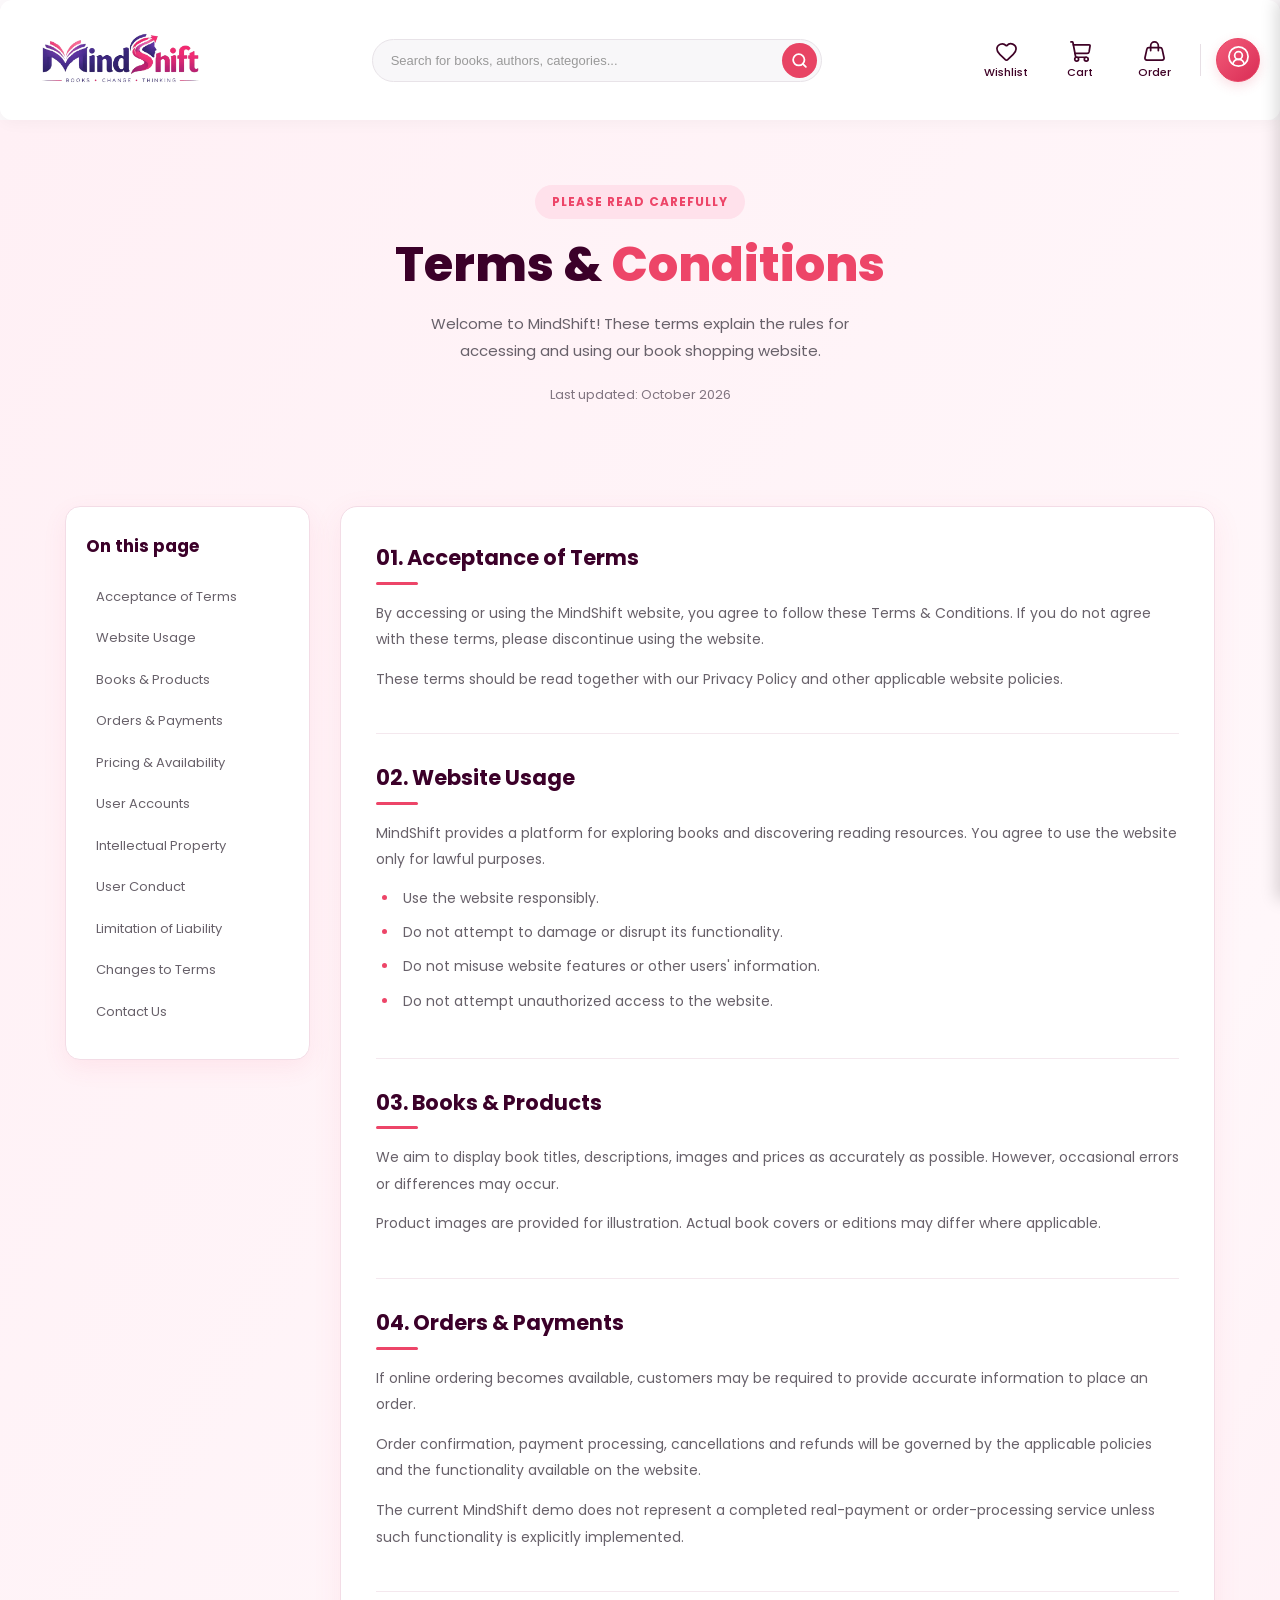
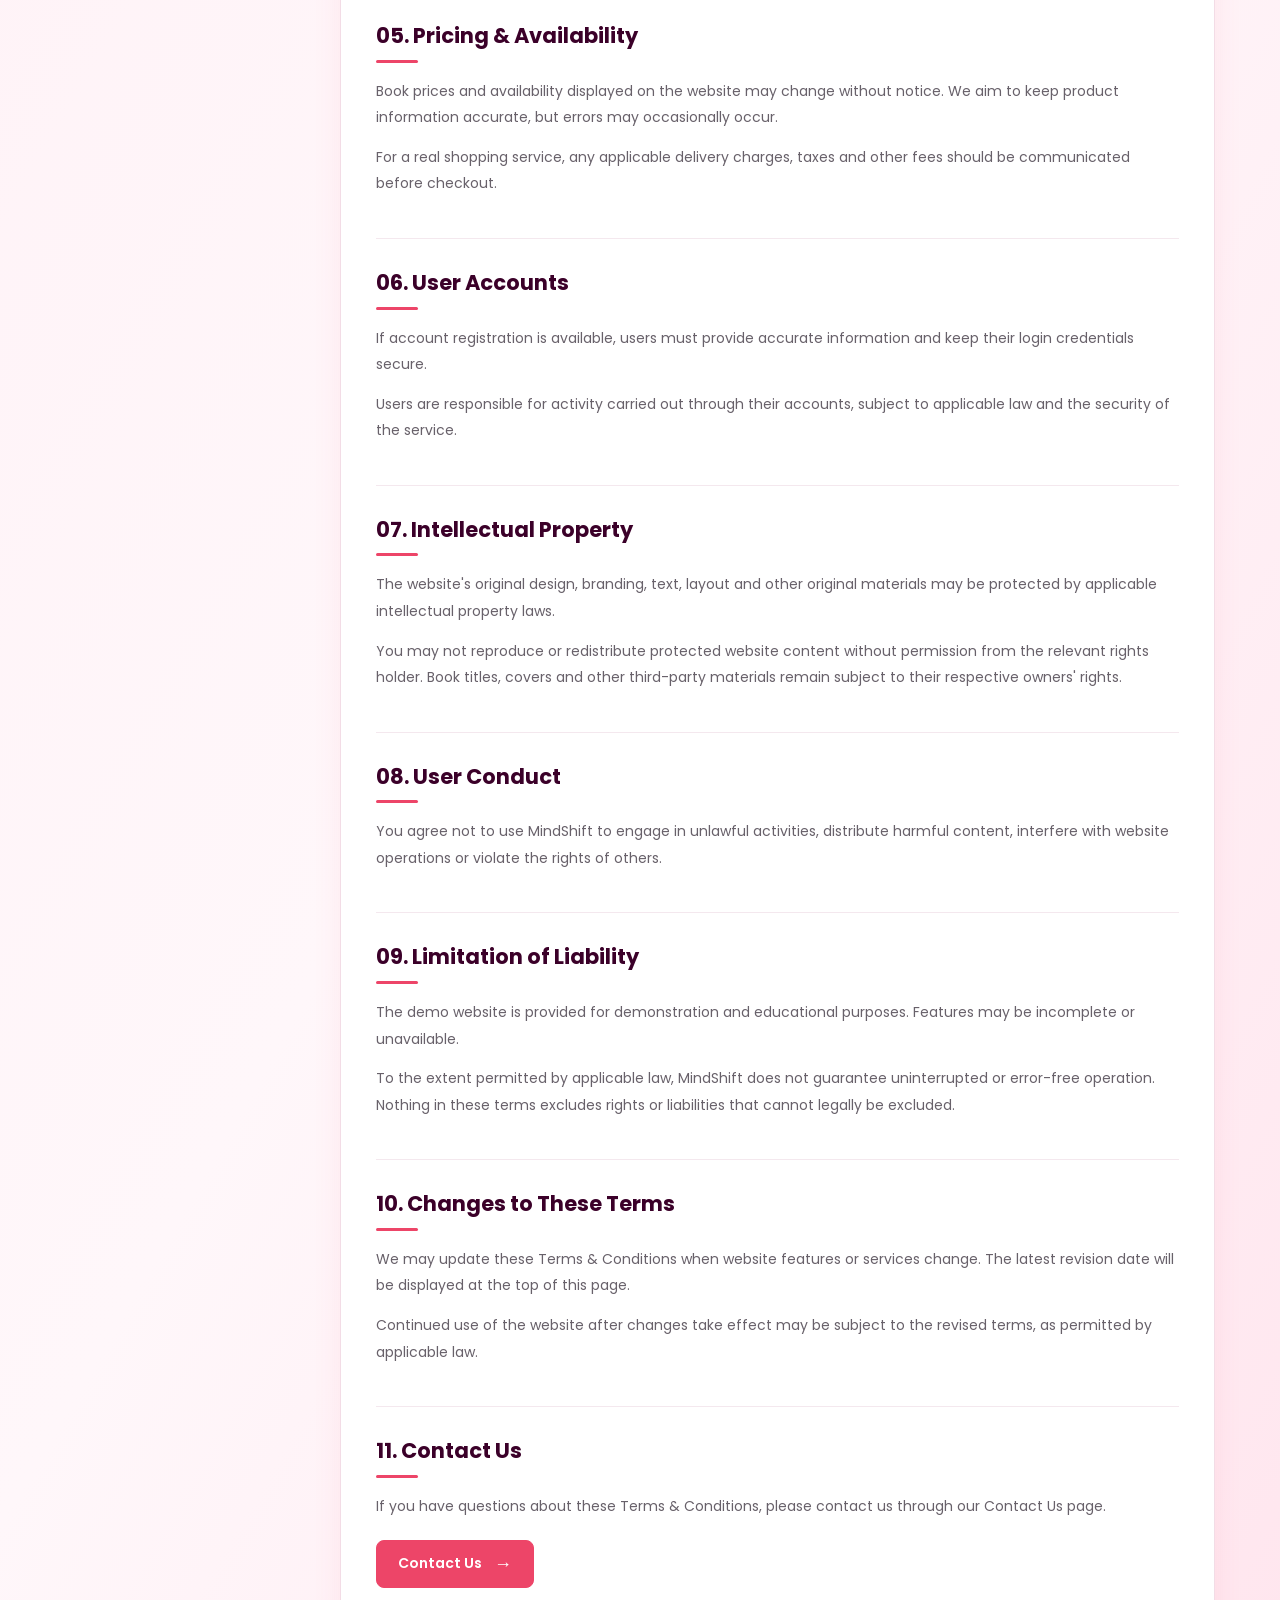
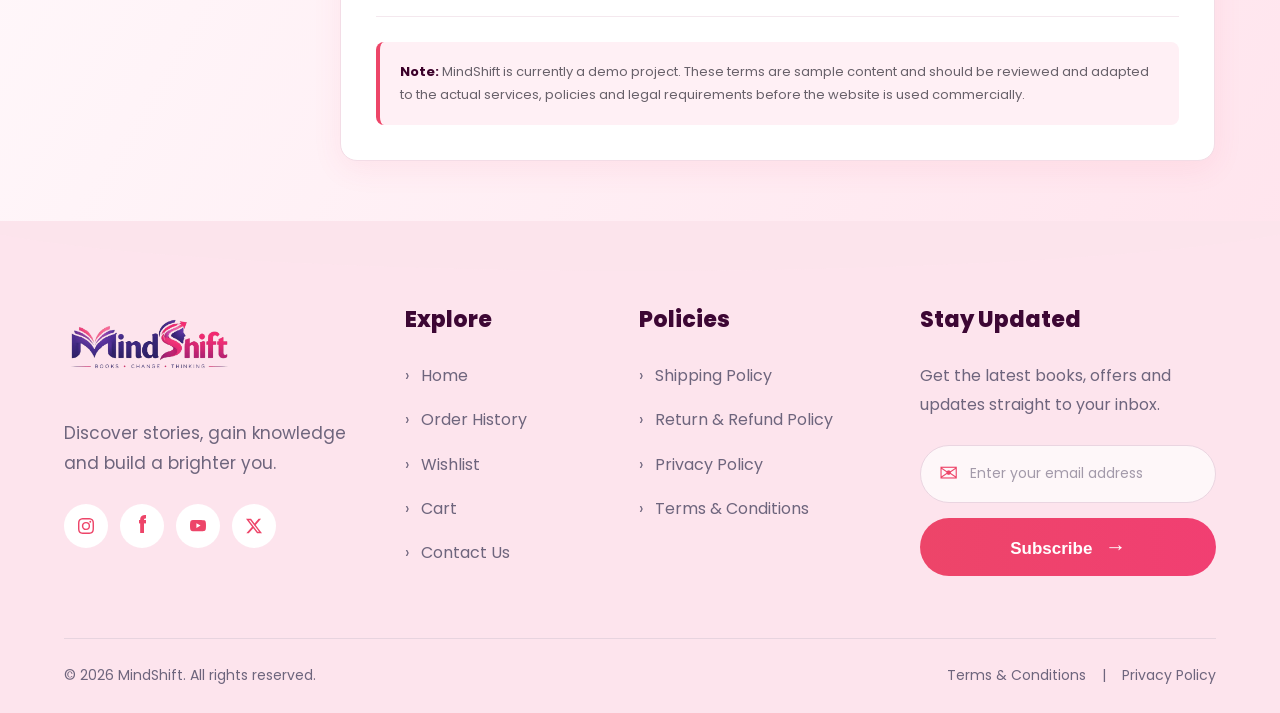
<file: terms.html>
<!DOCTYPE html>
<html lang="en">

<head>
    <meta charset="UTF-8">
    <meta name="viewport" content="width=device-width, initial-scale=1.0">

    <title>Terms & Conditions | MindShift</title>

    <link rel="stylesheet" href="./css/privacy.css">
    <link rel="stylesheet" href="./css/Style.css">
    <link href="https://fonts.googleapis.com/css2?family=Anton+SC&display=swap" rel="stylesheet">
    <link rel="preconnect" href="https://fonts.googleapis.com">
    <link rel="preconnect" href="https://fonts.gstatic.com" crossorigin>
    <link
        href="https://fonts.googleapis.com/css2?family=Alegreya:ital,wght@0,400..900;1,400..900&family=Anton+SC&family=Niconne&family=Poppins:ital,wght@0,100;0,200;0,300;0,400;0,500;0,600;0,700;0,800;0,900;1,100;1,200;1,300;1,400;1,500;1,600;1,700;1,800;1,900&display=swap"
        rel="stylesheet">

</head>

<body>
    <div class="main">
        <div class="brand-name">
            <div class="logo">
                <img src="./Logo/brand-Logo.png">
            </div>
        </div>
        <div class="details">
            <div class="search">
                <input class="search-input-box" id="search input"
                    placeholder="Search for books, authors, categories...">
                <button class="search-btn" id="searchBtn">
                    <svg xmlns="http://www.w3.org/2000/svg" width="16" height="16" viewBox="0 0 24 24" fill="none"
                        stroke="currentColor" stroke-width="2.5" stroke-linecap="round" stroke-linejoin="round">
                        <circle cx="11" cy="11" r="8"></circle>
                        <line x1="21" y1="21" x2="16.65" y2="16.65"></line>
                    </svg>
                </button>
                <div id="search-results" class="suggestions-box"></div>
            </div>
        </div>
        <div class="pages">
            <a id="whishlist" href="javascript:void(0)" onclick="openWishlist()"
                style="display:flex; flex-direction:column; align-items:center; text-decoration:none; gap:3px;">

                <svg xmlns="http://www.w3.org/2000/svg" width="24" height="24" viewBox="0 0 24 24" fill="none"
                    stroke="currentColor" stroke-width="2" stroke-linecap="round" stroke-linejoin="round">
                    <path
                        d="M2 9.5a5.5 5.5 0 0 1 9.591-3.676.56.56 0 0 0 .818 0A5.49 5.49 0 0 1 22 9.5c0 2.29-1.5 4-3 5.5l-5.492 5.313a2 2 0 0 1-3 .019L5 15c-1.5-1.5-3-3.2-3-5.5" />
                </svg>
                <span id="wishlistCount" class="count-badge">0</span>
                <p style="color:black; margin:0;">Wishlist</p>
            </a>
            <a class="Add-to-card" href="javascript:void(0)" onclick="openCart()"
                style="display: flex; flex-direction: column; align-items: center; text-decoration: none; gap: 3px;">
                <svg xmlns="http://www.w3.org/2000/svg" width="24" height="24" viewBox="0 0 24 24" fill="none"
                    stroke="currentColor" stroke-width="2" stroke-linecap="round" stroke-linejoin="round"
                    class="lucide lucide-shopping-cart preview-icon">
                    <path d="m2.05 2.05 1.099-.028a1 1 0 0 1 1.008.815l2.69 14.347A1 1 0 0 0 7.83 18H18" />
                    <path d="M4.563 5h16.435a1 1 0 0 1 .981 1.204l-1.026 6.226A2 2 0 0 1 18.962 14H6.25" />
                    <circle cx="18" cy="20" r="2" />
                    <circle cx="8" cy="20" r="2" />
                </svg> <span id="cartCount" class="cart-count">0</span>
                <p style="color: black; margin: 0; gap: 2px;">Cart</p>
            </a>
            <a class="Order" href="javascript:void(0)" onclick="openOrders()"
                style="display: flex; flex-direction: column; align-items: center; text-decoration: none; gap: 3px; color: black;">
                <svg xmlns="http://www.w3.org/2000/svg" width="24" height="24" viewBox="0 0 24 24" fill="none"
                    stroke="currentColor" stroke-width="2" stroke-linecap="round" stroke-linejoin="round"
                    class="lucide lucide-handbag preview-icon">
                    <path
                        d="M2.048 18.566A2 2 0 0 0 4 21h16a2 2 0 0 0 1.952-2.434l-2-9A2 2 0 0 0 18 8H6a2 2 0 0 0-1.952 1.566z" />
                    <path d="M8 11V6a4 4 0 0 1 8 0v5" />
                </svg>
                <span id="ordersCount" class="count-badge">0</span>
                <p style="color: black; margin: 0; gap: 2px; font-size: small;">Order</p>

            </a>
            <span style="width: 1px; display: inline-block; background-color: black; height: 35px;"></span>
            <a class="Login" href="javascript:void(0)" onclick="toggleProfileMenu()"
                style="display: flex; flex-direction: column; align-items: center; gap: 3px;">
                <div class="profile-wrapper">

                    <div class="profile-icon" id="profileIcon">

                        <svg xmlns="http://www.w3.org/2000/svg" width="24" height="24" viewBox="0 0 24 24" fill="none"
                            stroke="white" stroke-width="2" stroke-linecap="round" stroke-linejoin="round">

                            <path d="M17.925 20.056a6 6 0 0 0-11.851.001" />
                            <circle cx="12" cy="11" r="4" />
                            <circle cx="12" cy="12" r="10" />
                        </svg>

                    </div>

                    <div class="profile-menu" id="profileMenu">

                        <!-- Close Button -->
                        <button type="button" class="profile-close-btn">×</button>

                        <div class="profile-details">
                            <h3 id="profileName"></h3>
                            <p id="profileEmail"></p>
                        </div>

                        <div class="profile-divider"></div>

                        <button type="button" class="profile-option" onclick="handleOrdersClick()">
                            <svg xmlns="http://www.w3.org/2000/svg" width="24" height="24" viewBox="0 0 24 24"
                                fill="none" stroke="currentColor" stroke-width="2" stroke-linecap="round"
                                stroke-linejoin="round" class="lucide lucide-handbag preview-icon">
                                <path
                                    d="M2.048 18.566A2 2 0 0 0 4 21h16a2 2 0 0 0 1.952-2.434l-2-9A2 2 0 0 0 18 8H6a2 2 0 0 0-1.952 1.566z" />
                                <path d="M8 11V6a4 4 0 0 1 8 0v5" />
                            </svg>
                            <p style="color: black; margin: 0; gap: 2px; font-size: small;">Order</p>
                        </button>

                        <button type="button" class="profile-option" onclick="handleWishlistClick()">
                            <svg xmlns="http://www.w3.org/2000/svg" width="24" height="24" viewBox="0 0 24 24"
                                fill="none" stroke="currentColor" stroke-width="2" stroke-linecap="round"
                                stroke-linejoin="round" class="lucide lucide-heart preview-icon">
                                <path
                                    d="M2 9.5a5.5 5.5 0 0 1 9.591-3.676.56.56 0 0 0 .818 0A5.49 5.49 0 0 1 22 9.5c0 2.29-1.5 4-3 5.5l-5.492 5.313a2 2 0 0 1-3 .019L5 15c-1.5-1.5-3-3.2-3-5.5" />
                            </svg>
                            <p style="color:black; margin:0;">Wishlist</p>
                        </button>

                        <button type="button" class="profile-option" onclick="handleCartClick()">
                            <svg xmlns="http://www.w3.org/2000/svg" width="24" height="24" viewBox="0 0 24 24"
                                fill="none" stroke="currentColor" stroke-width="2" stroke-linecap="round"
                                stroke-linejoin="round" class="lucide lucide-shopping-cart preview-icon">
                                <path d="m2.05 2.05 1.099-.028a1 1 0 0 1 1.008.815l2.69 14.347A1 1 0 0 0 7.83 18H18" />
                                <path d="M4.563 5h16.435a1 1 0 0 1 .981 1.204l-1.026 6.226A2 2 0 0 1 18.962 14H6.25" />
                                <circle cx="18" cy="20" r="2" />
                                <circle cx="8" cy="20" r="2" />
                            </svg>
                            <p style="color: black; margin: 0; gap: 2px;">Cart</p>
                        </button>

                        <button class="profile-option" id="contactPage">
                            <svg xmlns="http://www.w3.org/2000/svg" width="24" height="24" viewBox="0 0 24 24"
                                fill="none" stroke="currentColor" stroke-width="2" stroke-linecap="round"
                                stroke-linejoin="round" class="lucide lucide-user preview-icon">
                                <path d="M19 21v-2a4 4 0 0 0-4-4H9a4 4 0 0 0-4 4v2" />
                                <circle cx="12" cy="7" r="4" />
                            </svg>
                            <p style="color: black; margin: 0; gap: 2px;">Contact</p>
                        </button>

                        <div class="profile-divider"></div>

                        <button type="button" class="logout-btn" onclick="logoutUser()">
                            ↪ Logout
                        </button>

                    </div>
                </div>

            </a>


        </div>
    </div>

    <main class="privacy-page">

        <!-- Hero Section -->
        <section class="privacy-hero">
            <span class="privacy-tag">PLEASE READ CAREFULLY</span>

            <h1>Terms & <span>Conditions</span></h1>

            <p>
                Welcome to MindShift! These terms explain the rules
                for accessing and using our book shopping website.
            </p>

            <div class="updated-date">
                Last updated: October 2026
            </div>
        </section>

        <!-- Main Content -->
        <div class="privacy-layout">

            <!-- Sidebar -->
            <aside class="privacy-sidebar">
                <h3>On this page</h3>

                <a href="#acceptance">Acceptance of Terms</a>
                <a href="#website">Website Usage</a>
                <a href="#products">Books & Products</a>
                <a href="#orders">Orders & Payments</a>
                <a href="#pricing">Pricing & Availability</a>
                <a href="#accounts">User Accounts</a>
                <a href="#intellectual">Intellectual Property</a>
                <a href="#conduct">User Conduct</a>
                <a href="#liability">Limitation of Liability</a>
                <a href="#changes">Changes to Terms</a>
                <a href="#contact">Contact Us</a>
            </aside>

            <!-- Terms Content -->
            <article class="privacy-content">

                <section id="acceptance">
                    <h2>01. Acceptance of Terms</h2>

                    <p>
                        By accessing or using the MindShift website,
                        you agree to follow these Terms & Conditions.
                        If you do not agree with these terms,
                        please discontinue using the website.
                    </p>

                    <p>
                        These terms should be read together with
                        our Privacy Policy and other applicable
                        website policies.
                    </p>
                </section>

                <section id="website">
                    <h2>02. Website Usage</h2>

                    <p>
                        MindShift provides a platform for exploring
                        books and discovering reading resources.
                        You agree to use the website only for
                        lawful purposes.
                    </p>

                    <ul>
                        <li>Use the website responsibly.</li>
                        <li>Do not attempt to damage or disrupt its functionality.</li>
                        <li>Do not misuse website features or other users' information.</li>
                        <li>Do not attempt unauthorized access to the website.</li>
                    </ul>
                </section>

                <section id="products">
                    <h2>03. Books & Products</h2>

                    <p>
                        We aim to display book titles, descriptions,
                        images and prices as accurately as possible.
                        However, occasional errors or differences
                        may occur.
                    </p>

                    <p>
                        Product images are provided for
                        illustration. Actual book covers or editions
                        may differ where applicable.
                    </p>
                </section>

                <section id="orders">
                    <h2>04. Orders & Payments</h2>

                    <p>
                        If online ordering becomes available,
                        customers may be required to provide
                        accurate information to place an order.
                    </p>

                    <p>
                        Order confirmation, payment processing,
                        cancellations and refunds will be governed
                        by the applicable policies and the
                        functionality available on the website.
                    </p>

                    <p>
                        The current MindShift demo does not represent
                        a completed real-payment or order-processing
                        service unless such functionality is
                        explicitly implemented.
                    </p>
                </section>

                <section id="pricing">
                    <h2>05. Pricing & Availability</h2>

                    <p>
                        Book prices and availability displayed
                        on the website may change without notice.
                        We aim to keep product information accurate,
                        but errors may occasionally occur.
                    </p>

                    <p>
                        For a real shopping service, any applicable
                        delivery charges, taxes and other fees
                        should be communicated before checkout.
                    </p>
                </section>

                <section id="accounts">
                    <h2>06. User Accounts</h2>

                    <p>
                        If account registration is available,
                        users must provide accurate information
                        and keep their login credentials secure.
                    </p>

                    <p>
                        Users are responsible for activity carried
                        out through their accounts, subject to
                        applicable law and the security of the service.
                    </p>
                </section>

                <section id="intellectual">
                    <h2>07. Intellectual Property</h2>

                    <p>
                        The website's original design, branding,
                        text, layout and other original materials
                        may be protected by applicable intellectual
                        property laws.
                    </p>

                    <p>
                        You may not reproduce or redistribute
                        protected website content without
                        permission from the relevant rights holder.
                        Book titles, covers and other third-party
                        materials remain subject to their respective
                        owners' rights.
                    </p>
                </section>

                <section id="conduct">
                    <h2>08. User Conduct</h2>

                    <p>
                        You agree not to use MindShift to engage
                        in unlawful activities, distribute harmful
                        content, interfere with website operations
                        or violate the rights of others.
                    </p>
                </section>

                <section id="liability">
                    <h2>09. Limitation of Liability</h2>

                    <p>
                        The demo website is provided for
                        demonstration and educational purposes.
                        Features may be incomplete or unavailable.
                    </p>

                    <p>
                        To the extent permitted by applicable law,
                        MindShift does not guarantee uninterrupted
                        or error-free operation. Nothing in these
                        terms excludes rights or liabilities that
                        cannot legally be excluded.
                    </p>
                </section>

                <section id="changes">
                    <h2>10. Changes to These Terms</h2>

                    <p>
                        We may update these Terms & Conditions
                        when website features or services change.
                        The latest revision date will be displayed
                        at the top of this page.
                    </p>

                    <p>
                        Continued use of the website after changes
                        take effect may be subject to the revised
                        terms, as permitted by applicable law.
                    </p>
                </section>

                <section id="contact">
                    <h2>11. Contact Us</h2>

                    <p>
                        If you have questions about these Terms
                        & Conditions, please contact us through
                        our Contact Us page.
                    </p>

                    <a href="contact.html" class="contact-button">
                        Contact Us <span>→</span>
                    </a>
                </section>

                <!-- Demo Notice -->
                <div class="privacy-note">
                    <strong>Note:</strong>
                    MindShift is currently a demo project.
                    These terms are sample content and should
                    be reviewed and adapted to the actual
                    services, policies and legal requirements
                    before the website is used commercially.
                </div>

            </article>

        </div>
        <div class="wishlist-drawer">

            <div class="cart-header">
                <div>
                    <h2>My Wishlist</h2>
                    <p>Your favourite books, saved for later</p>
                </div>

                <span class="close-cart" onclick="closeWishlist()">×</span>
            </div>

            <div id="wishlist-container" class="wishlist-items">
                <!-- Wishlist books render aagum -->
            </div>

        </div>


        <div class="cart-drawer">

            <div class="cart-header">
                <div>
                    <h2>Cart</h2>
                    <p>Review your selected books</p>
                </div>

                <span class="close-cart" onclick="closeCart()">×</span>
            </div>

            <div id="addToCart" class="cart-items"></div>

            <div class="cart-footer">
                <div>
                    <span>Estimated Cost</span>
                    <h3 id="cart-total">₹0</h3>
                </div>

                <button class="checkout-btn" onclick="openCheckout()">
                    Proceed to Checkout
                </button>
            </div>

        </div>
        <div class="checkout-drawer">

            <div class="checkout-header">
                <div>
                    <h2>Checkout</h2>
                    <p>Complete your order</p>
                </div>

                <span class="close-checkout" onclick="closeCheckout()">×</span>
            </div>

            <div class="checkout-content">

                <!-- Delivery Address -->
                <h3>Delivery Address</h3>

                <div class="address-grid">
                    <div>
                        <input type="text" placeholder="Full Name" id="fullname" required><br>
                        <span id="nameError" style=" display: none; color: red; font-size: 12px;">Enter a valid
                            name</span>
                    </div>
                    <div>
                        <input type="tel" placeholder="Mobile Number" id="phone" required>
                        <span id="numberError" style=" display: none; color: red; font-size: 12px;">Enter a valid
                            number</span>

                    </div>
                    <div>
                        <input type="text" placeholder="House / Door No" id="house" required>
                        <span id="houseError" style=" display: none; color: red; font-size: 12px;">Enter a valid
                            number</span>
                    </div>
                    <div>
                        <input type="text" placeholder="Street" id="street" required>
                        <span id="streetError" style=" display: none; color: red; font-size: 12px;">Enter a valid
                            number</span>

                    </div>
                    <div>
                        <input type="text" placeholder="Area" id="area" required>
                        <span id="areaError" style=" display: none; color: red; font-size: 12px;">Enter a valid
                            number</span>

                    </div>
                    <div>
                        <input type="text" placeholder="City" id="city" required>
                        <span id="cityError" style=" display: none; color: red; font-size: 12px;">Enter a valid
                            number</span>

                    </div>
                    <div>
                        <input type="text" placeholder="State" id="state" required>
                        <span id="stateError" style=" display: none; color: red; font-size: 12px;">Enter a valid
                            number</span>
                    </div>
                    <div>
                        <input type="text" placeholder="Pincode" id="pincode" required>
                        <span id="pincodeError" style=" display: none; color: red; font-size: 12px;">Enter a valid
                            number</span>

                    </div>

                </div>

                <!-- Order Summary -->
                <h3>Order Summary</h3>

                <div id="checkout-items"></div>

                <div class="checkout-total">
                    <p>Delivery Charge: <span>Free</span></p>
                    <h3>Total: <span id="checkout-total">₹0</span></h3>
                </div>

                <!-- Payment -->
                <h3>Payment Method</h3>

                <label>
                    <input type="radio" name="payment" value="online" required>
                    Online Payment
                </label>

                <div class="online-options">

                    <label>
                        <input type="radio" name="onlineType" value="upi">
                        UPI
                    </label>
                    <div class="upi-box">
                        <div>
                            <input type="text" id="upiId" placeholder="Enter UPI ID">
                            <span id="upiError" style=" display: none; color: red; font-size: 12px;">Enter a valid
                                number</span>
                        </div>


                        <button type="button" class="upi-pay-btn">
                            Pay Now
                        </button>

                    </div>

                    <label>
                        <input type="radio" name="onlineType" value="card">
                        Card
                    </label>
                    <div class="card-box">
                        <div>
                            <input type="text" placeholder="Card Number" class="card-input" id="card-number">
                            <span id="cardNumberError" style=" display: none; color: red; font-size: 12px;">Enter a
                                valid
                                number
                            </span>
                        </div>
                        <div>
                            <input type="text" placeholder="Card Holder Name" class="card-input" id="card-holder">
                            <span id="cardHolderError" style=" display: none; color: red; font-size: 12px;">Enter a
                                valid
                                number
                            </span>
                        </div>
                        <div>
                            <input type="text" placeholder="Expiry Date" class="card-input" id="expiry-date">
                            <span id="expiryDateError" style=" display: none; color: red; font-size: 12px;">Enter a
                                valid
                                number
                            </span>
                        </div>
                        <div>
                            <input type="text" placeholder="CVV" class="card-input" id="cvv">
                            <span id="cvvError" style=" display: none; color: red; font-size: 12px;">Enter a valid
                                number
                            </span>
                        </div>

                        <button type="button" class="card-pay-btn">
                            Pay Now
                        </button>
                    </div>

                    <label>
                        <input type="radio" name="onlineType" value="netbanking">
                        Net Banking
                    </label>
                    <div class="netbanking-box">
                        <select id="bank">
                            <option value="">Select Bank</option>
                            <option value="sbi">SBI</option>
                            <option value="hdfc">HDFC Bank</option>
                            <option value="icici">ICICI Bank</option>
                            <option value="axis">Axis Bank</option>
                        </select>

                        <button type="button" class="netbanking-pay-btn">
                            Pay Now
                        </button>
                    </div>

                </div>

                <label>
                    <input type="radio" name="payment" value="cod" required>
                    Cash on Delivery
                </label>

            </div>

            <div class="checkout-footer">
                <button class="place-order-btn" onclick="placeOrder()">
                    Place Order
                </button>
            </div>

        </div>
        <div class="orders-drawer" id="Orders">

            <div class="cart-header">
                <div>
                    <h2>Your Orders</h2>
                    <p>Track your purchased books</p>
                </div>

                <span class="close-cart" onclick="closeOrders()">×</span>
            </div>

            <div id="ordersList" class="cart-items">
                <!-- Orders will appear here -->
            </div>

        </div>
        <div class="success-overlay" id="orderAnimation">
            <div class="success-circle" id="successCircle">
                <svg viewBox="0 0 52 52">
                    <path d="M14 27 L22 35 L39 17"></path>
                </svg>
            </div>

            <h2 id="successTitle">Order Placed!</h2>
            <p id="successMessage">
                Your order has been placed successfully.
            </p>
        </div>
        <!-- Login Popup -->
        <div class="login-overlay" id="loginOverlay">

            <form class="login-card" id="signupForm">

                <button type="button" class="close-login" onclick="closeLogin()">×</button>

                <h1>Create Account</h1>
                <p class="subtitle">Start your next chapter with us.</p>

                <div class="input-group">
                    <label for="fullname">Full Name</label>
                    <input type="text" id="signupfullname" placeholder="Enter your full name" required>
                    <span class="nameError error-msg">Enter a valid full name</span>
                </div>

                <div class="input-group">
                    <label for="email">Email Address</label>
                    <input type="email" id="email" placeholder="you@example.com" required>
                    <span class="emailError error-msg">Enter a valid email address</span>
                </div>

                <div class="input-group">
                    <label for="password">Password</label>
                    <input type="password" id="password" placeholder="Create a password" required>
                    <span class="passwordError error-msg">
                        Password must be 8+ characters with uppercase, lowercase, number and special character
                    </span>
                </div>

                <div class="input-group">
                    <label for="confirmPassword">Confirm Password</label>

                    <input type="password" id="confirmPassword" placeholder="Confirm your password" required>

                    <span class="confirmPasswordError error-msg"></span>
                </div>

                <button type="submit" class="signup-btn" onclick="">
                    Create Account <span>→</span>
                </button>

                <p class="login-footer">Your next chapter starts here.</p>

            </form>
        </div>

        <!-- Success Popup -->
        <div class="success-overlay" id="successPopup">
            <div class="success-modal">

                <button type="button" class="success-close" onclick="closeSuccessPopup()">×</button>

                <div class="success-icon">
                    <svg viewBox="0 0 52 52">
                        <path d="M14 27 L22 35 L39 17"></path>
                    </svg>
                </div>

                <h2>Login Successful!</h2>

                <p>
                    Welcome to <strong>MindShift</strong>!
                    Your details have been validated successfully.
                </p>

                <button type="button" class="success-btn" onclick="closeSuccessPopup()">
                    Continue Shopping
                </button>

            </div>
        </div>
        <footer class="footer">
            <div class="footer-container">

                <!-- Brand Section -->
                <div class="footer-brand">
                    <div class="brand-name" style="margin-left: -15px; gap: 8px;">
                        <div class="logo">
                            <img src="./Logo/brand-Logo.png" style="width: auto; height: 100px;">
                        </div>
                    </div>
                    <p class="footer-description">
                        Discover stories, gain knowledge<br>
                        and build a brighter you.
                    </p>

                    <div class="footer-socials">
                        <a href="#" aria-label="Instagram">
                            <svg xmlns="http://www.w3.org/2000/svg" width="16" height="16" fill="currentColor"
                                class="bi bi-instagram" viewBox="0 0 16 16">
                                <path
                                    d="M8 0C5.829 0 5.556.01 4.703.048 3.85.088 3.269.222 2.76.42a3.9 3.9 0 0 0-1.417.923A3.9 3.9 0 0 0 .42 2.76C.222 3.268.087 3.85.048 4.7.01 5.555 0 5.827 0 8.001c0 2.172.01 2.444.048 3.297.04.852.174 1.433.372 1.942.205.526.478.972.923 1.417.444.445.89.719 1.416.923.51.198 1.09.333 1.942.372C5.555 15.99 5.827 16 8 16s2.444-.01 3.298-.048c.851-.04 1.434-.174 1.943-.372a3.9 3.9 0 0 0 1.416-.923c.445-.445.718-.891.923-1.417.197-.509.332-1.09.372-1.942C15.99 10.445 16 10.173 16 8s-.01-2.445-.048-3.299c-.04-.851-.175-1.433-.372-1.941a3.9 3.9 0 0 0-.923-1.417A3.9 3.9 0 0 0 13.24.42c-.51-.198-1.092-.333-1.943-.372C10.443.01 10.172 0 7.998 0zm-.717 1.442h.718c2.136 0 2.389.007 3.232.046.78.035 1.204.166 1.486.275.373.145.64.319.92.599s.453.546.598.92c.11.281.24.705.275 1.485.039.843.047 1.096.047 3.231s-.008 2.389-.047 3.232c-.035.78-.166 1.203-.275 1.485a2.5 2.5 0 0 1-.599.919c-.28.28-.546.453-.92.598-.28.11-.704.24-1.485.276-.843.038-1.096.047-3.232.047s-2.39-.009-3.233-.047c-.78-.036-1.203-.166-1.485-.276a2.5 2.5 0 0 1-.92-.598 2.5 2.5 0 0 1-.6-.92c-.109-.281-.24-.705-.275-1.485-.038-.843-.046-1.096-.046-3.233s.008-2.388.046-3.231c.036-.78.166-1.204.276-1.486.145-.373.319-.64.599-.92s.546-.453.92-.598c.282-.11.705-.24 1.485-.276.738-.034 1.024-.044 2.515-.045zm4.988 1.328a.96.96 0 1 0 0 1.92.96.96 0 0 0 0-1.92m-4.27 1.122a4.109 4.109 0 1 0 0 8.217 4.109 4.109 0 0 0 0-8.217m0 1.441a2.667 2.667 0 1 1 0 5.334 2.667 2.667 0 0 1 0-5.334" />
                            </svg>
                        </a>
                        <a href="#" aria-label="Facebook">f</a>
                        <a href="#" aria-label="YouTube"><svg xmlns="http://www.w3.org/2000/svg" width="16" height="16"
                                fill="currentColor" class="bi bi-youtube" viewBox="0 0 16 16">
                                <path
                                    d="M8.051 1.999h.089c.822.003 4.987.033 6.11.335a2.01 2.01 0 0 1 1.415 1.42c.101.38.172.883.22 1.402l.01.104.022.26.008.104c.065.914.073 1.77.074 1.957v.075c-.001.194-.01 1.108-.082 2.06l-.008.105-.009.104c-.05.572-.124 1.14-.235 1.558a2.01 2.01 0 0 1-1.415 1.42c-1.16.312-5.569.334-6.18.335h-.142c-.309 0-1.587-.006-2.927-.052l-.17-.006-.087-.004-.171-.007-.171-.007c-1.11-.049-2.167-.128-2.654-.26a2.01 2.01 0 0 1-1.415-1.419c-.111-.417-.185-.986-.235-1.558L.09 9.82l-.008-.104A31 31 0 0 1 0 7.68v-.123c.002-.215.01-.958.064-1.778l.007-.103.003-.052.008-.104.022-.26.01-.104c.048-.519.119-1.023.22-1.402a2.01 2.01 0 0 1 1.415-1.42c.487-.13 1.544-.21 2.654-.26l.17-.007.172-.006.086-.003.171-.007A100 100 0 0 1 7.858 2zM6.4 5.209v4.818l4.157-2.408z" />
                            </svg></a>
                        <a href="#" aria-label="X">
                            <svg xmlns="http://www.w3.org/2000/svg" width="16" height="16" fill="currentColor"
                                class="bi bi-twitter-x" viewBox="0 0 16 16">
                                <path
                                    d="M12.6.75h2.454l-5.36 6.142L16 15.25h-4.937l-3.867-5.07-4.425 5.07H.316l5.733-6.57L0 .75h5.063l3.495 4.633L12.601.75Zm-.86 13.028h1.36L4.323 2.145H2.865z" />
                            </svg>
                        </a>
                    </div>

                </div>

                <!-- Quick Links -->
                <div class="footer-column">
                    <h3>Explore</h3>
                    <ul>
                        <li><a href="index.html">› <span>Home</span></a></li>
                        <li><a href="javascript:void(0)" onclick="OrderHistory()">› <span>Order History</span></a></li>
                        <li><a href="javascript:void(0)" onclick="FooterWishlist()">› <span>Wishlist</span></a></li>
                        <li><a href="javascript:void(0)" onclick="FooterCart()">› <span>Cart</span></a></li>
                        <li><a href="javascript:void(0)" onclick="Contact()">› <span>Contact Us</span></a></li>
                    </ul>
                </div>

                <!-- Help & Support -->
                <div class="footer-column">
                    <h3>Policies</h3>
                    <ul>
                        <li><a href="shipping.html">› <span>Shipping Policy</span></a></li>
                        <li><a href="refund.html">› <span>Return &amp; Refund Policy</span></a></li>
                        <li><a href="privacy.html">› <span>Privacy Policy</span></a></li>
                        <li><a href="terms.html">› <span>Terms &amp; Conditions</span></a></li>
                    </ul>
                </div>

                <!-- Newsletter -->
                <div class="footer-newsletter">
                    <h3>Stay Updated</h3>

                    <p>
                        Get the latest books, offers and
                        updates straight to your inbox.
                    </p>

                    <form class="footer-form" id="footerForm">
                        <div class="footer-email-box">
                            <span>✉</span>
                            <input type="email" id="footerEmail" placeholder="Enter your email address" required><br>
                        </div>
                        <span id="footeremailError" style="display: none; color: red; font-size: 12px;">Enter a valid
                            email
                            address</span>

                        <button type="button" id="Subscribe" onclick="StayUpdate()">
                            Subscribe <span>→</span>
                        </button>
                    </form>

                </div>

            </div>

            <!-- Bottom Bar -->
            <div class="footer-bottom">
                <p>© 2026 MindShift. All rights reserved.</p>

                <div class="footer-bottom-links">
                    <a href="terms.html">Terms & Conditions</a>
                    <span>|</span>
                    <a href="privacy.html">Privacy Policy</a>
                </div>
            </div>
        </footer>
    </main>

    <nav class="mobile-bottom-nav">
        <a href="#main-content" class="active">
            <svg viewBox="0 0 24 24" fill="none" stroke="currentColor" stroke-width="2">
                <path d="m3 10 9-7 9 7"></path>
                <path d="M5 9v12h14V9"></path>
            </svg>
            <span>Home</span>
        </a>

        <button type="button" onclick="openWishlist()">
            <span id="mobileWishlistCount" class="mobile-count-badge">0</span>
            <span class="nav-icon">
                <svg viewBox="0 0 24 24" fill="none" stroke="currentColor" stroke-width="2">
                    <path
                        d="M20.8 4.6a5.5 5.5 0 0 0-7.8 0L12 5.7l-1.1-1.1a5.5 5.5 0 0 0-7.8 7.8l1.1 1.1L12 21l7.8-7.5 1.1-1.1a5.5 5.5 0 0 0-.1-7.8Z">
                    </path>
                </svg>
            </span>
            <span>Wishlist</span>
        </button>

        <button type="button" onclick="openCart()">
            <span id="mobileCartCount" class="mobile-count-badge">0</span>
            <span class="nav-icon">
                <svg viewBox="0 0 24 24" fill="none" stroke="currentColor" stroke-width="2">
                    <circle cx="9" cy="21" r="1"></circle>
                    <circle cx="20" cy="21" r="1"></circle>
                    <path d="M1 1h4l2.7 13.4a2 2 0 0 0 2 1.6h9.7a2 2 0 0 0 2-1.6L23 6H6"></path>
                </svg>
            </span>
            <span>Cart</span>
        </button>


        <div class="filter-header">
            <button type="button" class="close-filter" onclick="toggleMobileFilter()" aria-label="Close filters">
                <svg viewBox="0 0 24 24" fill="none" stroke="currentColor" stroke-width="2">
                    <path d="M4 7h16M7 12h10m-7 5h4"></path>
                </svg>
                <span>Filter</span>
            </button>
        </div>
    </nav>



    <script src="./JS/script.js"></script>
    <script src="./JS/wishlist.js"></script>
    <script src="./JS/addToCart.js"></script>
    <script src="./JS/book.js"></script>
    <script src="./JS/checkout.js"></script>
    <script src="./JS/Order.js"></script>
    <script src="./JS/login.js"></script>
    <script src="./JS/mobile.js"></script>



</body>

</html>
</file>
<file: css/Style.css>
/* General Reset & Background */
body {
    background-color: #fcf9fb;
    font-family: "Poppins", sans-serif;
    margin: 0;
    padding: 0;
    box-sizing: border-box;
}

.main {
    width: 100%;
    min-height: 78px;
    padding: 12px 32px;
    box-sizing: border-box;

    display: flex;
    align-items: center;
    justify-content: space-between;
    gap: 28px;

    background: #ffffff;
    position: relative;
    z-index: 100;
    box-shadow: 0 3px 15px rgba(59, 0, 41, 0.06);
}

.menu {
    position: sticky;
    top: 10px;
    align-self: flex-start;
}


/* Main Layout Grid (Sidebar + Content) */
.main-layout {
    display: flex;
    gap: 30px;
    padding: 20px;
}

/* Sidebar Menu Styling based on your classes and IDs */
.main-layout>.menu {
    display: flex;
    flex-direction: column;
    width: 240px;
    background: #ffffff;
    padding: 20px;
    border-radius: 12px;
    box-shadow: 0 4px 15px rgba(0, 0, 0, 0.03);
    height: fit-content;
    gap: 15px;
    box-sizing: border-box;
}

/* Hero Banner Styling */
.hero-banner {
    background: linear-gradient(135deg, #fce4ec 0%, #f8bbd0 100%);
    margin: 20px;
    border-radius: 20px;
    padding: 40px 50px;
    display: flex;
    justify-content: space-between;
    align-items: center;
    box-shadow: 0 4px 15px rgba(0, 0, 0, 0.03);
}

.hero-content h1 {
    font-size: 38px;
    color: #2c001e;
    margin: 0;
    font-weight: 700;
}

.hero-content .pink-sub {
    color: #e44a63;
    font-size: 34px;
    margin: 5px 0 15px 0;
    font-weight: 700;
}

.hero-content p {
    color: #555;
    font-size: 14px;
    margin-bottom: 25px;
    max-width: 450px;
}

.explore-btn {
    background-color: #e44a63;
    color: white;
    border: none;
    padding: 12px 24px;
    border-radius: 8px;
    font-weight: bold;
    cursor: pointer;
    font-family: "Poppins", sans-serif;
    transition: background 0.2s ease;
}

.explore-btn:hover {
    background-color: #d13b53;
}

.hero-image img {
    width: 100%;
    height: auto;
    object-fit: contain;
}

.hero-image {
    position: relative;
    width: 100%;
}


.hero-image .hero-content {
    position: absolute;
    top: 150px;
    left: 40px;
    z-index: 10;

}



/* Sidebar Section Headers (Names) */
.main-layout>.menu .list {
    position: relative;
    width: 100%;
}

.main-layout>.menu .names {
    display: block;
    font-size: 14px;
    font-weight: bold;
    color: #222;
    text-decoration: none;
    padding: 8px 10px;
    border-radius: 6px;
    background-color: #faf5f7;
    transition: 0.2s;
}

.main-layout>.menu .names:hover {
    background-color: #fce4ec;
    color: #e44a63;
}

/* Dropdown Content inside Sidebar List (Forced open as permanent list items like image 1) */
.main-layout>.menu .dropdown-content {
    display: flex !important;
    position: static !important;
    background-color: transparent !important;
    box-shadow: none !important;
    min-width: auto !important;
    flex-direction: column;
    gap: 4px;
    margin-top: 8px;
    padding-left: 5px;
    max-height: 220px;
    overflow-y: auto;
}

.dropdown-content .dd.active {
    background-color: #fce4ec;
    color: #e44a63 !important;
    font-weight: bold;
    border-radius: 4px;
}

/* Individual list items (dd class) */
.main-layout>.menu .dropdown-content .dd {
    display: block;
    color: #555;
    padding: 6px 10px;
    text-decoration: none;
    font-size: 13px;
    border-radius: 6px;
    transition: 0.2s;
}

.main-layout>.menu .dropdown-content .dd:hover {
    background-color: #fce4ec;
    color: #e44a63;
    font-weight: bold;
}

/* Content Area Top Navbar */
.content-area {
    flex: 1;
}

.main {
    display: flex;
    justify-content: space-between;
    align-items: center;
    background: #ffffff;
    padding: 10px 20px;
    border-radius: 12px;
    box-shadow: 0 4px 15px rgba(0, 0, 0, 0.03);
}

.brand-name {
    display: flex;
    align-items: center;
    flex-shrink: 0;
}

.details {
    flex: 1;
    min-width: 150px;
    max-width: 450px;
}

.logo {
    display: flex;
    width: 100%;
    height: 100px;
}

.brand-name .logo img {
    height: auto;
    object-fit: contain;
    display: block;
}


.shopname h1 {
    margin: 0;
    font-size: 27px;
    font-weight: 750;
    letter-spacing: -1.1px;
    white-space: nowrap;
}

/* Search Box Container Layout */
.search {
    width: 100%;
    height: 43px;
    position: relative;

    display: flex;
    align-items: center;

    padding: 4px;
    box-sizing: border-box;

    background: #f8f7f9;
    border: 1px solid #e8e3e8;
    border-radius: 30px;

    transition: all 0.25s ease;
}

/* Search Input Box */
.search-input-box {
    width: 100%;
    min-width: 0;
    height: 100%;

    padding: 0 14px;
    border: none;
    outline: none;
    background: transparent;

    color: #3f0226;
    font-size: 13px;
}

.search:focus-within {
    background: #ffffff;
    border-color: #e44a63;
    box-shadow: 0 0 0 3px rgba(228, 74, 99, 0.10);
}


.search-input-box::placeholder {
    color: #999;
}

.search-btn {
    width: 35px;
    height: 35px;
    flex-shrink: 0;

    display: flex;
    align-items: center;
    justify-content: center;

    border: none;
    border-radius: 50%;
    background: #e84464;
    color: #ffffff;
    cursor: pointer;

    transition: background 0.25s ease, transform 0.25s ease;
}

.search-btn:hover {
    background: #c92d51;
    transform: scale(1.04);
}

.search-btn svg {
    width: 17px;
    height: 17px;
}

/* Suggestions Dropdown Box matching the search bar width */
.suggestions-box {
    position: absolute;
    top: 55px;
    left: 0;
    width: 100%;
    background: #ffffff;
    border-radius: 12px;
    box-shadow: 0 10px 30px rgba(0, 0, 0, 0.15);
    z-index: 9999;
    max-height: 320px;
    overflow-y: auto;
    border: 1px solid #eee;
    display: none;
}

/* Search Suggestions Box */
.suggestions-box {
    position: absolute;
    top: 50px;
    left: 0;
    width: 140%;
    background: #ffffff;
    border-radius: 10px;
    box-shadow: 0 10px 30px rgba(0, 0, 0, 0.15);
    z-index: 9999;
    max-height: 320px;
    overflow-y: auto;
    border: 1px solid #eee;
    display: none;
}

/* Individual Suggestion Item */
.suggestion-item {
    display: flex;
    align-items: center;
    padding: 12px 16px;
    border-bottom: 1px solid #f2f2f2;
    cursor: pointer;
    transition: background 0.2s ease;
    text-align: left;
}

.suggestion-item:hover {
    background-color: #f9f9f9;
}

.suggestion-item img {
    width: 35px;
    height: 48px;
    object-fit: cover;
    border-radius: 4px;
    margin-right: 15px;
    box-shadow: 0 2px 5px rgba(0, 0, 0, 0.1);
}

.suggestion-item span {
    font-family: "Poppins", sans-serif;
    font-size: 14px;
    color: #2c001e;
    font-weight: 500;
}

.pages {
    display: flex;
    align-items: center;
    justify-content: flex-end;
    gap: 8px;
    flex-shrink: 0;
}

.pages>a:not(.Order) {
    display: flex;
    flex-direction: column;
    align-items: center;
    justify-content: center;
    gap: 5px;
    color: #111;
    text-decoration: none;
    font-size: 12px;
    white-space: nowrap;
    cursor: pointer;
}

.pages>a svg {
    width: 23px;
    height: 23px;
    transition: color 0.2s, transform 0.2s;
}

.pages>a:hover svg {
    color: #e44a63;
    transform: translateY(-2px);
}

#wishlist:hover {
    color: #e44a63;
}

.pages>a p {
    margin: 0;
}

/* Orders vehicle */
.pages>.Order {
    display: flex;
    align-items: center;
    justify-content: center;
    flex-shrink: 0;
}

.pages>.Order img {
    width: 76px !important;
    height: 48px;
    object-fit: contain;
    display: block;
    transition: transform 0.2s;
}

.pages>.Order:hover img {
    transform: scale(1.07);
}

/* Divider */
.pages>span {
    height: 32px !important;
    width: 1px;
    background: #e5e5e5 !important;
    flex-shrink: 0;
}

.pages>span[style*="width: 1px"] {
    width: 1px !important;
    height: 32px !important;
    margin: 0 5px;

    background: #e7dfe5 !important;
    flex-shrink: 0;
}

/* Topbar Contact Menu item alignment */
.content-area .main>.menu {
    display: flex;
    gap: 15px;
    align-items: center;
    background: transparent;
    padding: 0;
    box-shadow: none;
    width: auto;
}

.Login {
    width: 44px;
    height: 44px;
    margin-left: 2px;
    padding: 0;

    display: flex;
    align-items: center;
    justify-content: center;

    border: 1px solid #e84464;
    border-radius: 50%;
    background: linear-gradient(135deg, #f35b79, #d92d55);

    text-decoration: none;
    cursor: pointer;

    box-shadow: 0 4px 12px rgba(228, 74, 99, 0.18);
    transition: all 0.25s ease;
}

.Login svg {
    width: 24px;
    height: 24px;
    stroke: #ffffff;
    stroke-width: 1.8;
}

.Login:hover {
    background: #3f0226;
    border-color: #3f0226;
    box-shadow: 0 5px 14px rgba(63, 2, 38, 0.2);
    transform: translateY(-2px);
}

.Login:hover svg {
    transform: scale(1.1);
}

.Login:active {
    transform: scale(0.96);
}

.Login:focus-visible {
    outline: 3px solid #f7a3ba;
    outline-offset: 4px;
}

.profile-menu {
    position: relative;
    /* Button-ah absolute position panna ithu thevai */
    /* Ungaloda old profile-menu styles inga irukkum */
}

.profile-close-btn {
    position: absolute;
    top: 10px;
    right: 12px;
    background: none;
    border: none;
    font-size: 20px;
    font-weight: bold;
    color: #64748b;
    cursor: pointer;
    line-height: 1;
    padding: 2px 6px;
    border-radius: 4px;
    transition: background 0.2s, color 0.2s;
}

.profile-close-btn:hover {
    background: #f1f5f9;
    color: #0f172a;
}


/* Catalog Header */
.catalog-header {
    display: flex;
    justify-content: space-between;
    align-items: flex-end;
    margin-top: 20px;
}

h2 {
    font-family: "Poppins", sans-serif;
    color: #180016;
    font-size: 24px;
    margin: 0;
}

.results-count {
    font-size: 12px;
    color: #777;
    margin: 2px 0 0 0;
}

.sort-box {
    font-size: 13px;
    color: #555;
    background: white;
    padding: 6px 12px;
    border-radius: 6px;
    border: 1px solid #eee;
}

.line {
    border: none;
    height: 2px;
    width: 100%;
    background-color: #eee;
    margin: 10px 0 20px 0;
}

/* Books Grid Section */
.image {
    display: grid;
    grid-template-columns: repeat(4, 1fr);
    gap: 20px;
    justify-items: center;
}

.book {
    background: #ffffff;
    padding: 12px;
    border-radius: 12px;
    box-shadow: 0 2px 8px rgba(0, 0, 0, 0.02);
    display: flex;
    flex-direction: column;
    text-align: center;
    width: 160px;
    transition: 0.3s;
}

.book:hover {
    box-shadow: 0 8px 20px rgba(0, 0, 0, 0.08);
}

.book span:first-of-type {
    font-family: 'Times New Roman', serif;
    font-weight: bold;
    color: #222;
    font-size: 13px;
    margin-top: 8px;
    line-height: 1.2;
    height: 36px;
    overflow: hidden;
}

.book span:last-of-type {
    margin-top: 5px;
    color: #e44a63;
    font-weight: bold;
    font-size: 13px;
}

.img {
    object-fit: cover;
    border-radius: 8px;
    transition: transform 0.3s ease;
}

.img:hover {
    transform: scale(1.03);
}

.book span:nth-of-type(2),
.book .add-cart-btn {
    background-color: #e44a63;
    color: white;
    border: none;
    width: 100%;
    padding: 7px 0;
    border-radius: 6px;
    font-size: 12px;
    font-weight: bold;
    cursor: pointer;
    transition: background 0.2s;
}

.book button:hover,
.book .add-cart-btn:hover {
    background-color: #d13b53;
}

.book .img-container {
    position: relative;
}

.book .img-container .preview-icon {
    position: absolute;
    top: 10px;
    right: 10px;
    background-color: white;
    border-radius: 50%;
    padding: 5px;
    box-sizing: border-box;
    width: 28px;
    height: 28px;
    cursor: pointer;
    z-index: 2;

}

.preview-icon.active {
    fill: #e91e63;
    stroke: #e91e63;
}

/* Cart Drawer */
.cart-drawer {
    position: fixed;
    top: 0;
    right: 0;
    width: 420px;
    height: 100vh;
    background: white;
    z-index: 9999;

    transform: translateX(100%);
    transition: transform 0.3s ease;

    display: flex;
    flex-direction: column;
}

/* Open Cart */
.cart-drawer.active {
    transform: translateX(0);
}

/* Header */
.cart-header {
    display: flex;
    justify-content: space-between;
    align-items: flex-start;
    padding: 20px;
    border-bottom: 1px solid #ddd;
}

.cart-header h2 {
    margin: 0;
}

.cart-header p {
    margin: 5px 0 0;
    color: gray;
}

.close-cart {
    font-size: 28px;
    cursor: pointer;
}

/* Cart Items */
.cart-items {
    flex: 1;
    overflow-y: auto;
    padding: 15px;
}

.cart-item {
    display: flex;
    align-items: center;
    gap: 12px;
    padding: 12px;
    margin-bottom: 10px;
    border-radius: 10px;
    background: #f8f8f8;
}

.cart-item img {
    width: 70px;
    height: 90px;
    object-fit: cover;
    border-radius: 6px;
}

.cart-info {
    flex: 1;
}

.cart-info h3 {
    font-size: 15px;
    margin: 0 0 5px;
}

.cart-info p {
    margin: 0 0 8px;
    font-weight: bold;
}

/* Quantity */
.quantity {
    display: flex;
    align-items: center;
}

.quantity button {
    width: 28px;
    height: 28px;
    border: 1px solid #ddd;
    background: white;
    cursor: pointer;
}

.quantity span {
    width: 30px;
    text-align: center;
}

/* Delete */
.delete-btn {
    border: none;
    background: transparent;
    color: #e91e63;
    cursor: pointer;
}

/* Footer */
.cart-footer {
    padding: 20px;
    border-top: 1px solid #ddd;
    background: #fff;
}

.cart-footer span {
    color: gray;
}

.cart-footer h3 {
    margin: 5px 0 15px;
    font-size: 20px;
}

.wishlist-drawer {
    position: fixed;
    top: 0;
    right: -450px;
    width: 400px;
    max-width: 100%;
    height: 100vh;
    padding: 20px;
    box-sizing: border-box;
    background: #fff;
    z-index: 1002;
    box-shadow: -5px 0 20px rgba(0, 0, 0, 0.12);
    transition: right 0.35s ease;
    overflow-y: auto;
}

.wishlist-drawer.active {
    right: 0;
}

.wishlist-drawer .cart-header {
    display: flex;
    justify-content: space-between;
    align-items: flex-start;
    gap: 15px;
    padding-bottom: 20px;
    margin-bottom: 20px;
    border-bottom: 1px solid #ddd;
}

.wishlist-drawer .cart-header h2 {
    margin: 0 0 8px;
}

.wishlist-drawer .cart-header p {
    margin: 0;
    color: #777;
    font-size: 14px;
}

.wishlist-drawer .close-cart {
    cursor: pointer;
    font-size: 26px;
    color: #111;
}

.wishlist-items {
    display: grid;
    grid-template-columns: repeat(2, 1fr);
    overflow: hidden;
}

.wishlist-items .book {
    display: flex;
    align-items: center;
    gap: 14px;
    position: relative;
    padding: 12px 7px;
    border-bottom: 1px solid #eee;
    cursor: pointer;
}

.wishlist-items .img-container {
    flex-shrink: 0;
    position: relative;
}

.wishlist-items .img {
    object-fit: cover;
    border-radius: 5px;
}

.wishlist-items .book>span {
    display: block;
    font-size: 14px;
}

.wishlist-items .preview-icon {
    position: absolute;
    top: 5px;
    right: 5px;
    width: 22px;
    height: 22px;
    color: #e83e62;
    fill: #e83e62;
    cursor: pointer;
}


.checkout-btn {
    width: 100%;
    padding: 13px;
    border: none;
    border-radius: 8px;
    background: #3f20b9;
    color: white;
    font-size: 15px;
    cursor: pointer;
}

/* Checkout Drawer */
.checkout-header {
    display: flex;
    justify-content: space-between;
    align-items: flex-start;
    padding: 20px;
    border-bottom: 1px solid #ddd;
}

.checkout-header h2 {
    margin: 0;
    font-size: 24px;
}

.checkout-header p {
    margin: 6px 0 0;
    color: #777;
}

.close-checkout {
    font-size: 28px;
    cursor: pointer;
}

.checkout-content {
    flex: 1;
    overflow-y: auto;
    padding: 20px;
}

.checkout-content h3 {
    margin: 0 0 15px;
    font-size: 18px;
}

.address-grid {
    display: grid;
    grid-template-columns: 1fr 1fr;
    gap: 12px;
    margin-bottom: 25px;
}

.address-grid input {
    width: 100%;
    box-sizing: border-box;
    padding: 12px;
    border: 1px solid #ddd;
    border-radius: 8px;
    font-size: 14px;
    outline: none;
}

.address-grid input:focus {
    border-color: #3f20b9;
}

#checkout-items {
    display: flex;
    flex-direction: column;
    gap: 10px;
    margin-bottom: 15px;
}

.checkout-item {
    display: flex;
    align-items: center;
    gap: 12px;
    padding: 10px;
    background: #f8f8f8;
    border-radius: 8px;
}

.checkout-item img {
    width: 55px;
    height: 70px;
    object-fit: cover;
    border-radius: 5px;
}

.checkout-item-info {
    flex: 1;
}

.checkout-item-info h4 {
    margin: 0 0 5px;
    font-size: 14px;
}

.checkout-item-info p {
    margin: 0;
    font-size: 13px;
    color: #666;
}

.checkout-total {
    border-top: 1px solid #ddd;
    padding-top: 12px;
    margin-bottom: 25px;
}

.checkout-total p {
    display: flex;
    justify-content: space-between;
    margin: 0 0 8px;
    color: #666;
}

.checkout-total p span {
    color: #333;
    font-weight: 500;
}

.checkout-total h3 {
    display: flex;
    justify-content: space-between;
    margin: 0;
    font-size: 18px;
}

.checkout-content>label {
    display: block;
    margin-bottom: 12px;
    font-size: 14px;
    cursor: pointer;
}

.checkout-content input[type="radio"] {
    margin-right: 8px;
    accent-color: #3f20b9;
}

.online-options {
    margin: 5px 0 15px 25px;
    display: flex;
    flex-direction: column;
    gap: 10px;
}

.online-options label {
    font-size: 14px;
    cursor: pointer;
}

.upi-box,
.card-box,
.netbanking-box {
    background: #ffffff;
    padding: 25px;
    border-radius: 16px;
    box-shadow: 0 10px 25px -5px rgba(0, 0, 0, 0.05), 0 8px 10px -6px rgba(0, 0, 0, 0.05);
    max-width: 420px;
    margin: 20px auto;
    font-family: 'Poppins', sans-serif;
    border: 1px solid #f1f5f9;
}

.upi-box input,
.card-box input,
.netbanking-box select {
    width: 100%;
    padding: 12px 16px;
    margin-bottom: 6px;
    border: 1.5px solid #e2e8f0;
    border-radius: 10px;
    font-size: 14px;
    font-family: 'Poppins', sans-serif;
    color: #e44a63;
    outline: none;
    transition: all 0.3s ease;
    background-color: #f8fafc;
}

.upi-box input:focus,
.card-box input:focus,
.netbanking-box select:focus {
    border-color: #e44a63;
    background-color: #ffffff;
    box-shadow: #e44a63;
}

.upi-box span,
.card-box span {
    display: block;
    margin-bottom: 12px;
    color: #ef4444 !important;
    font-size: 11px !important;
    font-weight: 500;
    letter-spacing: 0.3px;
}

.upi-pay-btn,
.card-pay-btn,
.netbanking-pay-btn {
    width: 100%;
    padding: 13px;
    border: none;
    border-radius: 10px;
    background: #e44a63;
    /* Teal to Mint gradient */
    color: white;
    font-size: 15px;
    font-weight: 600;
    font-family: 'Poppins', sans-serif;
    cursor: pointer;
    transition: all 0.3s ease;
    box-shadow: #e44a63;
    margin-top: 10px;
}

.upi-pay-btn:hover,
.card-pay-btn:hover,
.netbanking-pay-btn:hover {
    background: linear-gradient(135deg, #115e59, #0f766e);
    box-shadow: 0 6px 15px rgba(20, 184, 166, 0.35);
    transform: translateY(-1px);
}

.upi-pay-btn:active,
.card-pay-btn:active,
.netbanking-pay-btn:active {
    transform: translateY(0);
}

.netbanking-box select {
    cursor: pointer;
    appearance: none;
    background-image: url("data:image/svg+xml,%3Csvg xmlns='http://www.w3.org/2000/svg' width='20' height='20' viewBox='0 0 24 24' fill='none' stroke='%2364748b' stroke-width='2' stroke-linecap='round' stroke-linejoin='round'%3E%3Cpath d='m6 9 6 6 6-6'/%3E%3C/svg%3E");
    background-repeat: no-repeat;
    background-position: right 14px center;
    background-size: 16px;
}

.checkout-footer {
    padding: 20px;
    border-top: 1px solid #ddd;
    background: #fff;
}

.place-order-btn {
    width: 100%;
    padding: 13px;
    border: none;
    border-radius: 8px;
    background: #3f20b9;
    color: white;
    font-size: 15px;
    cursor: pointer;
}

.place-order-btn:hover {
    opacity: 0.9;
}

.checkout-drawer {
    position: fixed;
    top: 0;
    right: 0;
    width: 420px;
    height: 100vh;
    background: white;
    z-index: 10000;

    transform: translateX(100%);
    transition: transform 0.3s ease;

    display: flex;
    flex-direction: column;
}

.checkout-drawer.active {
    transform: translateX(0);
}

.orders-drawer {
    position: fixed;
    top: 0;
    right: 0;
    width: 400px;
    max-width: 100%;
    height: 100vh;
    background: white;
    z-index: 1000;
    box-shadow: -4px 0 15px rgba(0, 0, 0, 0.15);
    padding: 20px;
    box-sizing: border-box;
    transform: translateX(100%);
    transition: transform 0.3s ease;
    overflow-y: auto;
}

.orders-drawer.active {
    transform: translateX(0);
}

.order-item {
    display: flex;
    gap: 15px;
    padding: 15px 0;
    border-bottom: 1px solid #eee;
}

.order-item img {
    width: 75px;
    height: 100px;
    object-fit: cover;
    border-radius: 5px;
}

.order-info h3 {
    font-size: 16px;
    margin: 0 0 8px;
}

.order-info p {
    margin: 5px 0;
    font-size: 14px;
}

.order-status {
    color: #228b22;
    font-weight: 600;
}

.empty-orders {
    display: flex;
    flex-direction: column;
    justify-content: center;
    align-items: center;
    margin-top: 100px;
}

.empty-orders p {
    margin-top: -10px;
    margin-left: 10px;
}

.empty-orders img {
    width: 200px;
    /* Width change pannu */
    height: 180px;
    /* Height change pannu */
    object-fit: contain;

}

.cancel-order-btn {
    background-color: #dc3545;
    color: white;
    border: none;
    padding: 8px 14px;
    border-radius: 6px;
    cursor: pointer;
    margin-top: 8px;
}

.cancel-order-btn:hover {
    background-color: #bb2d3b;
}

.success-overlay {
    position: fixed;
    inset: 0;
    background: white !important;
    display: none;
    flex-direction: column;
    justify-content: center;
    align-items: center;
    z-index: 9999;
}

.success-overlay.show {
    display: flex;
    animation: fadeIn 0.3s ease;
}

.success-circle {
    width: 100px;
    height: 100px;
    border-radius: 50%;
    background: #22c55e;
    display: grid;
    place-items: center;
    animation: popIn 0.4s ease;
}

.success-circle svg {
    width: 58px;
    height: 58px;
}

.success-circle path {
    fill: none;
    stroke: white;
    stroke-width: 5;
    stroke-linecap: round;
    stroke-linejoin: round;
    stroke-dasharray: 50;
    stroke-dashoffset: 50;
    animation: drawTick 0.5s ease 0.3s forwards;
}

.success-overlay h2 {
    margin: 20px 0 8px;
    color: #15803d;
}

.success-overlay p {
    color: #555;
}

.success-circle.payment-success {
    background: #2563eb;
}

.success-overlay.payment-state h2 {
    color: #2563eb;
}


.cart-link {
    position: relative;
    display: inline-flex;
    align-items: center;
}

.cart-count {
    position: absolute;
    top: 12px;
    right: 180px;
    min-width: 18px;
    height: 18px;
    display: flex;
    align-items: center;
    justify-content: center;
    background: #f03d70;
    color: white;
    font-size: 11px;
    font-weight: bold;
    border-radius: 50%;
}

.cart-count:empty {
    display: none;
}

#wishlistCount {
    position: absolute;
    top: 17px;
    right: 245px;
    min-width: 18px;
    height: 18px;
    display: flex;
    align-items: center;
    justify-content: center;
    background: #f03d70;
    color: white;
    font-size: 11px;
    font-weight: bold;
    border-radius: 50%;

}

#wishlistCount:empty {
    display: none;
}


#ordersCount {
    position: absolute;
    top: 15px;
    right: 115px;
    min-width: 18px;
    height: 18px;
    display: flex;
    align-items: center;
    justify-content: center;
    background: #f03d70;
    color: white;
    font-size: 11px;
    font-weight: bold;
    border-radius: 50%;
}

#ordersCount:empty {
    display: none;
}

/* Center the card */
.login-container {
    min-height: 100vh;
    display: flex;
    justify-content: center;
    align-items: center;
    padding: 25px 16px;
}

/* Login card */
.login-card {
    width: 100%;
    max-width: 430px;
    background: #ffffff;
    padding: 38px 35px;
    border: 1px solid #e8e3ff;
    border-radius: 20px;
    box-shadow: 0 15px 45px rgba(30, 15, 100, 0.10);
}

/* Brand */
.brand {
    display: flex;
    align-items: center;
    justify-content: center;
    gap: 10px;
    color: #0B0750;
    font-size: 21px;
    font-weight: 700;
    margin-bottom: 30px;
}

.brand-icon {
    width: 38px;
    height: 38px;
    display: flex;
    align-items: center;
    justify-content: center;
    background: #3F20B9;
    color: white;
    border-radius: 12px;
    font-size: 22px;
}

/* Heading */
.login-card h1 {
    text-align: center;
    font-size: 28px;
    color: #0B0750;
    margin-bottom: 10px;
}

.subtitle {
    text-align: center;
    color: #77738e;
    font-size: 14px;
    line-height: 1.6;
    margin-bottom: 28px;
}

/* Inputs */
.input-group {
    margin-bottom: 20px;
    padding-right: 40px;
}

.input-group label {
    display: block;
    font-size: 14px;
    font-weight: 600;
    color: #252047;
    margin-bottom: 9px;
}

.input-group input {
    width: 100%;
    padding: 13px 14px;
    border: 1px solid #ded9f3;
    border-radius: 10px;
    outline: none;
    background: #fcfbff;
    color: #17133d;
    font-size: 14px;
    transition: border-color 0.2s, box-shadow 0.2s;
}

.input-group input::placeholder {
    color: #aaa6bc;
}

.input-group input:focus {
    border-color: #3F20B9;
    box-shadow: 0 0 0 3px rgba(63, 32, 185, 0.10);
    background: #ffffff;
}

/* Button */
.signup-btn {
    width: 100%;
    display: flex;
    align-items: center;
    justify-content: center;
    gap: 10px;
    padding: 14px;
    border: none;
    border-radius: 10px;
    background: #3F20B9;
    color: #ffffff;
    font-size: 15px;
    font-weight: 600;
    cursor: pointer;
    transition: background 0.2s, transform 0.2s;
}

.signup-btn:hover {
    background: #e44a63;
    transform: translateY(-2px);
}

.signup-btn span {
    font-size: 20px;
}

/* Footer */
.login-footer {
    text-align: center;
    color: #8a86a0;
    font-size: 12px;
    margin-top: 22px;
}


/* Popup overlay */
.login-overlay {
    position: fixed;
    inset: 0;
    display: none;
    justify-content: center;
    align-items: center;
    padding: 20px;
    background: rgba(11, 7, 80, 0.55);
    backdrop-filter: blur(4px);
    z-index: 9999;
}

/* Show popup */
.login-overlay.active {
    display: flex;
}

/* Keep card centered inside overlay */
.login-overlay .login-card {
    position: relative;
    width: 100%;
    max-width: 60%;
    max-height: 83vh;
    overflow-y: auto;
}

/* Close button */
.close-login {
    position: absolute;
    top: 12px;
    right: 16px;
    border: none;
    background: rgba(220, 220, 220, 0.349);
    border-radius: 100%;
    color: #6d6d6e;
    font-size: 25px;
    cursor: pointer;
}

.close-login:hover {
    color: #3F20B9;
}


/* ===== MindShift Footer ===== */

.footer {
    position: relative;
    overflow: hidden;
    margin-top: 60px;
    padding: 75px 5% 25px;
    color: #6e657d;
    background: #fde4ed;
    font-family: inherit;
}

.footer::before {
    content: "";
    position: absolute;
    top: -75px;
    left: -5%;
    width: 110%;
    height: 125px;
    background: #fde4ed;
    border-radius: 0 0 50% 50%;
    opacity: 0.75;
}

.footer-container {
    position: relative;
    display: grid;
    grid-template-columns: 1.25fr 0.8fr 1fr 1.25fr;
    gap: 45px;
    max-width: 1450px;
    margin: 0 auto 55px;
}

/* Brand */

.footer-logo {
    display: inline-flex;
    align-items: center;
    gap: 12px;
    color: #3d0734;
    font-size: 35px;
    font-weight: 800;
    text-decoration: none;
    letter-spacing: -1.5px;
}

.footer-logo-icon {
    font-size: 38px;
}

.footer-pink {
    color: #ed4569;
}

.footer-description {
    margin: 22px 0 25px;
    font-size: 17px;
    line-height: 1.8;
}

.footer-socials {
    display: flex;
    gap: 12px;
    margin-bottom: 28px;
}

.footer-socials a {
    display: flex;
    align-items: center;
    justify-content: center;
    width: 44px;
    height: 44px;
    border-radius: 50%;
    background-color: white;

    color: #ed4569;
    font-size: 22px;
    font-weight: 700;
    text-decoration: none;
    transition: 0.3s ease;
}

.footer-socials a:hover {
    background: #ed4569;
    color: white;
    transform: translateY(-4px);
}

.footer-slogan {
    color: #ed4569;
    font-size: 21px;
    font-style: italic;
    font-weight: 600;
}

/* Footer columns */

.footer-column h3,
.footer-newsletter h3 {
    margin: 5px 0 24px;
    color: #3d0734;
    font-size: 22px;
    font-weight: 800;
}

.footer-column ul {
    margin: 0;
    padding: 0;
    list-style: none;
}

.footer-column li {
    margin-bottom: 17px;
}

.footer-column li a {
    display: flex;
    align-items: center;
    gap: 12px;
    color: #6e657d;
    font-size: 16px;
    text-decoration: none;
    transition: 0.25s ease;
}

.footer-column li a:first-letter {
    color: #ed4569;
}

.footer-column li a:hover {
    color: #ed4569;
    padding-left: 5px;
}

/* Newsletter */

.footer-newsletter>p {
    margin: 0 0 25px;
    font-size: 16px;
    line-height: 1.8;
}

.footer-form {
    display: flex;
    flex-direction: column;
    gap: 15px;
}

.footer-email-box {
    display: flex;
    align-items: center;
    gap: 12px;
    min-height: 58px;
    padding: 0 18px;
    border: 1px solid #ead5e1;
    border-radius: 35px;
    background: rgba(255, 255, 255, 0.7);
    box-sizing: border-box;
}

.footer-email-box>span {
    color: #ed4569;
    font-size: 23px;
}

.footer-email-box input {
    width: 100%;
    min-width: 0;
    border: none;
    outline: none;
    background: transparent;
    color: #3d0734;
    font: inherit;
    font-size: 14px;
}

.footer-email-box input::placeholder {
    color: #a39aaa;
}

.footer-form button {
    min-height: 58px;
    border: none;
    border-radius: 35px;
    background: linear-gradient(90deg, #ed4569, #f13f72);
    color: white;
    font-size: 17px;
    font-weight: 700;
    cursor: pointer;
    transition: 0.3s ease;
}

.footer-form button:hover {
    background: #d92d58;
    transform: translateY(-2px);
}

.footer-form button span {
    margin-left: 8px;
    font-size: 21px;
}

.footer-book-decoration {
    display: flex;
    align-items: center;
    justify-content: center;
    gap: 22px;
    margin-top: 25px;
    color: #ed4569;
    font-size: 21px;
    font-style: italic;
    font-weight: 700;
    line-height: 1.3;
}

.footer-books {
    font-size: 54px;
}

/* Bottom bar */

.footer-bottom {
    position: relative;
    display: flex;
    align-items: center;
    justify-content: space-between;
    gap: 20px;
    max-width: 1450px;
    margin: 0 auto;
    padding-top: 25px;
    border-top: 1px solid #e7d4df;
    font-size: 14px;
}

.footer-bottom p {
    margin: 0;
}

.footer-bottom-links {
    display: flex;
    align-items: center;
    flex-wrap: wrap;
    gap: 16px;
}

.footer-bottom-links a {
    color: #6e657d;
    text-decoration: none;
    transition: 0.2s;
}

.footer-bottom-links a:hover {
    color: #ed4569;
}

#whishlist,
.Add-to-card,
.Order {
    position: relative;

    width: 66px;
    min-height: 54px;
    padding: 5px 3px;
    box-sizing: border-box;

    display: flex;
    flex-direction: column;
    align-items: center;
    justify-content: center;
    gap: 4px;

    border: 1px solid transparent;
    border-radius: 11px;
    background: transparent;

    color: #3f0226;
    text-decoration: none;
    cursor: pointer;

    transition: background 0.25s ease,
        border-color 0.25s ease,
        transform 0.25s ease;
}

/* Outline icons */

#whishlist svg,
.Add-to-card svg,
.Order svg {
    width: 23px;
    height: 23px;

    stroke: #3f0226;
    stroke-width: 1.8;
    flex-shrink: 0;

    transition: stroke 0.25s ease, transform 0.25s ease;
}

/* Labels */

#whishlist p,
.Add-to-card p,
.Order p {
    margin: 0;
    color: #3f0226 !important;

    font-size: 11px !important;
    font-weight: 500;
    line-height: 1.2;
}

/* Hover */

#whishlist:hover,
.Add-to-card:hover,
.Order:hover {
    background: #fff0f4;
    border-color: #ffdae4;
    transform: translateY(-2px);
}

#whishlist:hover svg,
.Add-to-card:hover svg,
.Order:hover svg {
    stroke: #e84464;
    transform: scale(1.08);
}

/* COUNT BADGES */

#wishlistCount,
#cartCount,
#ordersCount {
    position: absolute;
    top: 0;
    right: 0;

    min-width: 18px;
    height: 18px;
    box-sizing: border-box;

    display: flex;
    align-items: center;
    justify-content: center;

    background: #ed3f68;
    color: #ffffff !important;

    border: 2px solid #ffffff;
    border-radius: 20px;

    font-size: 10px;
    font-weight: 700;
    line-height: 1;
}

.error-msg {
    display: none;
    color: red;
    font-size: 12px;
    margin-top: 4px;
}

.input-group input.invalid {
    border: 1px solid red;
}

.input-group input.valid {
    border: 1px solid green;
}

/* Success Popup Overlay */
.success-overlay {
    position: fixed;
    inset: 0;
    background: rgba(12, 8, 35, 0.65);
    backdrop-filter: blur(6px);
    display: none;
    align-items: center;
    justify-content: center;
    z-index: 9999;
    padding: 20px;
}

.success-overlay.active {
    display: flex;
    animation: overlayFade 0.3s ease;
}

/* Popup Box */
.success-modal {
    position: relative;
    width: 100%;
    max-width: 380px;
    background: #ffffff;
    padding: 38px 28px 30px;
    border-radius: 22px;
    text-align: center;
    box-shadow: 0 20px 60px rgba(0, 0, 0, 0.25);
    animation: popupAppear 0.35s ease;
}

/* Close Button */
.success-close {
    position: absolute;
    top: 12px;
    right: 16px;
    border: none;
    background: transparent;
    font-size: 28px;
    color: #777;
    cursor: pointer;
}

/* Green Check Icon */
.success-icon {
    width: 78px;
    height: 78px;
    margin: 0 auto 20px;
    background: #e7f9ef;
    border-radius: 50%;
    display: flex;
    align-items: center;
    justify-content: center;
}

.success-icon svg {
    width: 48px;
    height: 48px;
}

.success-icon path {
    fill: none;
    stroke: #20a464;
    stroke-width: 4;
    stroke-linecap: round;
    stroke-linejoin: round;
    stroke-dasharray: 50;
    stroke-dashoffset: 50;
    animation: drawCheck 0.5s 0.2s ease forwards;
}

/* Popup Text */
.success-modal h2 {
    color: #0B0750;
    font-size: 25px;
    margin: 0 0 12px;
}

.success-modal p {
    color: #666;
    font-size: 15px;
    line-height: 1.7;
    margin: 0 0 25px;
}

.success-modal strong {
    color: #3F20B9;
}

/* Button */
.success-btn {
    width: 100%;
    border: none;
    border-radius: 10px;
    padding: 13px 18px;
    background: #3F20B9;
    color: white;
    font-size: 15px;
    font-weight: 600;
    cursor: pointer;
    transition: background 0.2s, transform 0.2s;
}

.success-btn:hover {
    background: #0B0750;
    transform: translateY(-2px);
}

.profile-icon.logged-in {
    display: flex;
    align-items: center;
    justify-content: center;
    font-size: 34px;
    font-weight: 700;
    color: white;
    text-transform: uppercase;
    cursor: pointer;
}

.profile-wrapper {
    position: relative;
}

.profile-menu {
    position: absolute;
    top: calc(100% + 12px);
    right: 0;
    width: 260px;
    padding: 20px;
    background: #fff;
    border: 1px solid #eee7f0;
    border-radius: 16px;
    box-shadow: 0 12px 35px rgba(45, 0, 30, 0.15);
    z-index: 1000;
    display: none;
}

.profile-menu.active {
    display: block;
}

.profile-details h3 {
    margin: 0 0 6px;
    color: #0B0750;
    font-size: 17px;
}

.profile-details p {
    margin: 0;
    color: #777;
    font-size: 13px;
    overflow-wrap: anywhere;
}

.profile-divider {
    height: 1px;
    background: #eee7f0;
    margin: 14px 0;
}

.profile-option {
    display: flex;
    align-items: center;
    gap: 10px;
    width: 100%;
    padding: 11px 8px;
    border: none;
    border-radius: 8px;
    background: transparent;
    color: #252047;
    text-align: left;
    font-size: 14px;
    cursor: pointer;
}

.profile-option .preview-icon {
    stroke: black !important;
}

.profile-option:hover {
    background: #f5f0ff;
    color: #3F20B9;
}

.logout-btn {
    width: 100%;
    padding: 11px 12px;
    border: none;
    border-radius: 9px;
    background: #fff0f3;
    color: #e63760;
    font-size: 14px;
    font-weight: 600;
    cursor: pointer;
    text-align: left;
}

.logout-btn:hover {
    background: #ffe0e7;
}

.close-filter {
    display: none;
}


/* Animations */
@keyframes overlayFade {
    from {
        opacity: 0;
    }

    to {
        opacity: 1;
    }
}

@keyframes popupAppear {
    from {
        opacity: 0;
        transform: translateY(20px) scale(0.95);
    }

    to {
        opacity: 1;
        transform: translateY(0) scale(1);
    }
}

@keyframes drawCheck {
    to {
        stroke-dashoffset: 0;
    }
}

@keyframes drawTick {
    to {
        stroke-dashoffset: 0;
    }
}

@keyframes popIn {
    0% {
        transform: scale(0);
    }

    80% {
        transform: scale(1.12);
    }

    100% {
        transform: scale(1);
    }
}

@keyframes fadeIn {
    from {
        opacity: 0;
    }

    to {
        opacity: 1;
    }
}


@media (max-width: 767px) {
    .main-layout {
        flex-direction: column;
        gap: 20px;
    }

    .main-layout>.menu {
        width: 100%;
    }

    .image {
        grid-template-columns: repeat(2, minmax(0, 1fr));
        gap: 14px;
    }

    .book {
        padding: 0;
        min-width: 0;
    }

    .hero-banner {
        flex-direction: column;
        align-items: center;
        text-align: center;
        padding: 30px 20px;
        gap: 20px;
    }

    .hero-content h1 {
        font-size: 24px;
        margin: 0 0 8px;
    }

    .hero-content .pink-sub {
        font-size: 16px;
        margin: 0 0 8px;
    }

    .hero-content p {
        width: 100%;
        max-width: 196px;
        font-size: 13px;
        line-height: 1.5;
        margin: 0 auto;
    }

    .hero-image .hero-content {
        top: 20px;
        left: 20px !important;
    }

    .explore-btn {
        padding: 10px 16px;
        margin-top: 12px;
    }

    .main {
        flex-wrap: wrap;
        gap: 12px;
        padding: 12px 16px;
    }

    .brand-name {
        flex: 1;
        min-width: 0;
    }


    .shopname h1 {
        font-size: 21px;
        letter-spacing: -0.5px;
    }

    .details {
        order: 3;
        flex: 0 0 100%;
        max-width: none;
        min-width: 0;
        padding-bottom: 30px;
    }

    .search {
        width: 100%;
        max-width: none;
    }

    .pages {
        gap: 5px;
        flex-shrink: 0;
    }

    .pages #wishlist {
        display: none !important;
    }

    .pages>span {
        display: none;
    }

    #whishlist,
    .Add-to-card,
    .Order {
        width: 48px;
        min-width: 0;
        min-height: 48px;
        padding: 4px 2px;
        gap: 3px;
    }

    #whishlist svg,
    .Add-to-card svg,
    .Order svg {
        width: 21px;
        height: 21px;
    }

    #whishlist p,
    .Add-to-card p,
    .Order p {
        font-size: 9px !important;
        white-space: nowrap;
    }

    .pages>.Order img {
        width: 24px !important;
        height: 24px;
        object-fit: contain;
    }

    #wishlistCount,
    #cartCount,
    #ordersCount {
        min-width: 16px;
        height: 16px;
        font-size: 9px;
    }

    .contact-btn {
        padding: 10px 14px;
    }

    .login-card {
        width: 100%;
        max-width: 430px;
        padding: 30px 22px;
        border-radius: 16px;
    }

    .login-card h1 {
        font-size: 25px;
    }

    .orders-drawer,
    .cart-drawer,
    .wishlist-drawer {
        width: 100%;
        max-width: 100%;
    }

    .wishlist-drawer {
        right: -100%;
    }

    .login-overlay .login-card {
        max-width: 100%;
    }


    .footer-container {
        grid-template-columns: 1fr;
        gap: 30px;
    }

    .footer {
        padding: 50px 20px 25px;
    }

    .footer-bottom {
        flex-direction: column;
        align-items: flex-start;
        gap: 12px;
        font-size: 13px;
        padding-bottom: 50px;
    }

    .footer-bottom-links {
        flex-wrap: wrap;
        gap: 10px;
    }

    .footer-book-decoration {
        justify-content: flex-start;
    }

    .footer-description {
        margin-top: 0;
    }
}

@media (max-width: 480px) {
    .main {
        padding: 10px;
        gap: 10px;
    }

    .logo {
        height: auto !important;
    }

    .logo img {
        width: auto;
        height: 100px;
    }

    .shopname h1 {
        font-size: 19px;
    }

    .pages {
        gap: 2px;
    }

    #whishlist,
    .Add-to-card,
    .Order {
        width: 42px;
        min-height: 44px;
        padding: 3px 1px;
    }

    #whishlist svg,
    .Add-to-card svg,
    .Order svg {
        width: 19px;
        height: 19px;
    }

    #whishlist p,
    .Add-to-card p,
    .Order p {
        font-size: 8px !important;
    }

    .pages>.Order img {
        width: 22px !important;
        height: 22px;
    }

    .pages>a svg {
        width: 20px;
        height: 20px;
    }

    .contact-btn {
        padding: 8px 10px;
        font-size: 11px;
    }

    .image {
        gap: 10px;
    }

    .hero-banner {
        padding: 24px 14px;
    }

    .hero-content h1 {
        font-size: 21px;
    }

    .hero-content .pink-sub {
        font-size: 14px;
    }

    .hero-content p {
        font-size: 12px;
    }

    .login-card {
        padding: 28px 18px;
    }

    .success-modal {
        padding: 34px 20px 24px;
    }

    .success-modal h2 {
        font-size: 22px;
    }

    .profile-menu {
        width: min(260px, calc(100vw - 24px));
    }

    .footer {
        padding: 40px 16px 22px;
    }

    .footer-logo {
        font-size: 27px;
    }
}

@media (max-width: 360px) {
    .shopname h1 {
        font-size: 17px;
    }

    .pages {
        gap: 1px;
    }

    #whishlist,
    .Add-to-card,
    .Order {
        width: 38px;
    }

    #whishlist p,
    .Add-to-card p,
    .Order p {
        font-size: 7px !important;
    }

    .image {
        gap: 8px;
    }
}

@media (max-width: 600px) {
    .main {
        display: grid;
        grid-template-columns: minmax(0, 1fr) auto;
        grid-template-areas:
            "brand actions"
            "search search";
        align-items: center;
        gap: 12px;
        padding: 12px 14px;
        min-height: auto;
        background: #fff;
    }

    .brand-name {
        grid-area: brand;
        min-width: 0;
    }

    .brand-name .logo img {
        display: block;
        max-width: 145px;
        width: auto;
        height: auto;
        object-fit: contain;
    }

    .details {
        grid-area: search;
        width: 100%;
        max-width: none;
        min-width: 0;
    }

    .search {
        width: 100%;
        max-width: none;
        height: 42px;
        border-radius: 24px;
        background: #f8f5f7;
        border: 1px solid #eee5e9;
    }

    .search-input-box {
        min-width: 0;
        font-size: 12px;
    }

    .pages {
        grid-area: actions;
        display: flex;
        align-items: center;
        justify-content: flex-end;
        gap: 10px;
    }

    #whishlist,
    .pages>.Add-to-card {
        display: none !important;
    }

    .pages>.Order,
    .pages>.Login {
        display: flex;
        align-items: center;
        justify-content: center;
        width: 36px;
        min-width: 36px;
        height: 40px;
        min-height: 40px;
        padding: 0;
        border: 0;
        background: transparent;
        box-shadow: none;
    }

    .pages>.Order svg {
        width: 23px;
        height: 23px;
    }


    .pages>.Login {
        width: 38px;
        height: 38px;
    }

    .pages>.Login .profile-icon {
        display: flex;
        align-items: center;
        justify-content: center;
        width: 36px;
        height: 36px;
        border-radius: 50%;
        background: #e84464;
    }

    .pages>.Login .profile-icon svg {
        width: 21px;
        height: 21px;
    }

    .pages>span {
        display: none !important;
    }

    .hero-image {
        border-radius: 16px;
        margin-top: 30px;
    }

    .hero-image>img {
        display: block;
        width: 100%;
        height: 200px !important;
        object-fit: cover;
    }

    .main-layout {
        display: flex;
        flex-direction: column;
        gap: 14px;
        padding: 0 12px 85px;
    }

    .main-layout>.menu {
        display: none;
    }

    .content-area {
        width: 100%;
        min-width: 0;
    }

    .image {
        display: grid;
        grid-template-columns: repeat(2, minmax(0, 1fr));
        gap: 12px;
    }

    .book {
        min-width: 0;
        padding: 0;
    }

    .wishlist-drawer,
    .cart-drawer,
    .orders-drawer,
    .checkout-drawer {
        max-width: 100%;
    }

    .mobile-bottom-nav {
        position: fixed;
        left: 0;
        right: 0;
        bottom: 0;

        width: 100%;
        min-height: 64px;
        padding: 8px 0 calc(8px + env(safe-area-inset-bottom));

        display: grid !important;
        grid-template-columns: repeat(4, minmax(0, 1fr));
        align-items: stretch;
        justify-items: stretch;
        gap: 0;

        box-sizing: border-box;
        background: #fff;
        border-top: 1px solid #f0e6eb;
        box-shadow: 0 -3px 14px rgba(45, 0, 30, 0.08);
        z-index: 1000;
    }


    .mobile-bottom-nav a,
    .mobile-bottom-nav button {
        width: 100%;
        min-width: 0;
        min-height: 48px;
        margin: 0;
        padding: 4px 0;

        display: flex !important;
        flex-direction: column;
        align-items: center;
        justify-content: center;
        gap: 4px;

        box-sizing: border-box;
        border: none;
        background: transparent;

        color: #514858;
        text-decoration: none;
        text-align: center;
        font-family: inherit;
        font-size: 10px;
        line-height: 1.2;
        cursor: pointer;
    }

    .mobile-bottom-nav a svg,
    .mobile-bottom-nav button svg {
        display: block;
        width: 22px;
        height: 22px;
        flex-shrink: 0;
        margin: 0;
    }

    .mobile-bottom-nav a span,
    .mobile-bottom-nav button span {
        display: block;
        margin: 0;
        padding: 0;
        white-space: nowrap;
    }

    .mobile-bottom-nav a.active,
    .mobile-bottom-nav button.active {
        color: #e84464;
    }

    .mobile-bottom-nav .nav-icon {
        position: relative;
        display: flex;
    }

    .mobile-bottom-nav .count-badge {
        position: absolute;
        top: -5px;
        right: -9px;
    }

}

@media (min-width: 601px) {
    .mobile-bottom-nav {
        display: none !important;
    }
}

.mobile-bottom-nav button {
    position: relative;
}

.mobile-count-badge {
    position: absolute;
    top: -3px;
    left: 63px;

    min-width: 17px;
    height: 17px;

    display: none;
    align-items: center;
    justify-content: center;

    background: #ed3f68;
    color: white;
    border: 2px solid white;
    border-radius: 50px;

    font-size: 10px;
    font-weight: 700;
    line-height: 1;
}

.mobile-count-badge:not(:empty) {
    display: flex;
}

/* Mobile right-side filter drawer */
@media (max-width: 600px) {

    .menu {
        position: fixed;
        top: 0;
        right: 0;
        bottom: 0;

        width: min(85vw, 360px);
        height: 100dvh;

        background: #fff;
        padding: 16px;
        box-sizing: border-box;

        overflow-y: auto;
        z-index: 2000;

        transform: translateX(100%);
        visibility: hidden;
        transition: transform 0.3s ease,
            visibility 0.3s ease;
        box-shadow: -5px 0 25px rgba(0, 0, 0, 0.12);
    }

    .menu.mobile-filter-open {
        transform: translateX(0);
        visibility: visible;
    }
}

@media (max-width: 600px) {
    .main-layout>.menu {
        display: flex !important;
        flex-direction: column;

        position: fixed !important;
        top: 0;
        right: 0;
        bottom: 0;
        left: auto;

        width: min(85vw, 360px);
        height: 100vh;
        height: 100dvh;

        padding: 16px;
        margin: 0;
        box-sizing: border-box;

        background: #fff;
        overflow-y: auto;
        z-index: 9999;

        transform: translateX(100%);
        visibility: hidden;
        transition: transform 0.3s ease,
            visibility 0.3s ease;
        box-shadow: -5px 0 25px rgba(0, 0, 0, 0.12);
    }

    .main-layout>.menu.mobile-filter-open {
        transform: translateX(0);
        visibility: visible;
    }

    .main-layout>.menu .filter-header {
        display: flex !important;
        align-items: center;
        justify-content: space-between;
        flex-shrink: 0;

        width: 100%;
        padding-bottom: 14px;
        border-bottom: 1px solid #eee5eb;
    }

    .filter-header h2 {
        margin: 0;
        color: #3f0226;
        font-size: 21px;
        font-weight: 700;
    }

    .main-layout>.menu .close-filter {
        display: flex;
        align-items: center;
        justify-content: center;
        flex-shrink: 0;

        width: 36px;
        height: 36px;
        margin: 0;
        padding: 0;

        border: none;
        border-radius: 50%;
        background: #fff0f4;
        color: #3f0226;

        font-size: 28px;
        line-height: 1;
        cursor: pointer;
    }

    .main-layout>.menu .close-filter:hover {
        background: #e84464;
        color: white;
    }

    /* Apply button stays at bottom */
    .main-layout>.menu .filter-footer {
        display: block !important;
        position: sticky;
        bottom: -16px;
        z-index: 2;

        flex-shrink: 0;
        margin-top: auto;
        padding: 14px 0 16px;
        border-top: 1px solid #eee5eb;
    }

    .main-layout>.menu .apply-filter {
        width: 100%;
        min-height: 46px;
        padding: 12px;

        border: none;
        border-radius: 10px;
        background: #e84464;
        color: white;

        font-size: 15px;
        font-weight: 600;
        cursor: pointer;
    }

    .main-layout>.menu .apply-filter:hover {
        background: #c92d51;
    }

    .main-layout>.menu .close-filter {
        display: flex;
        align-items: center;
        justify-content: center;

        align-self: flex-end;
        flex-shrink: 0;

        width: 36px;
        height: 36px;
        margin-bottom: 4px;

        border: none;
        border-radius: 50%;
        background: #fff0f4;
        color: #3f0226;

        font-size: 28px;
        line-height: 1;
        cursor: pointer;
    }

    .main-layout>.menu .close-filter:hover {
        background: #e84464;
        color: #fff;
    }

}

@media (min-width:768px) and (max-width:1024px) {
    #container {
        grid-template-columns: repeat(2, 1fr) !important;
    }

    #relatedBooks .img-container svg {
        right: 25px !important;
        top: 15px !important;
    }

    .hero-image img {
        height: 350px;
    }

    .hero-image .hero-content {
        top: 60px !important;
    }

    .hero-content p {
        max-width: 280px !important;
    }

    .footer-container {
        grid-template-columns: repeat(2, 1fr);
    }

}

@media (min-width:960px) and (max-width:1140px) {
    .hero-image .hero-content {
        top: 100px !important;
    }

    #container {
        grid-template-columns: repeat(3, 1fr) !important;
    }

    #relatedBooks .img-container svg {
        right: 53px !important;
    }

    .orders-drawer,
    .cart-drawer,
    .checkout-drawer {
        width: 500px !important;
    }

    .wishlist-drawer {
        width: 45px !important;
    }

}

@media (min-width:1280px) {

    #relatedBooks .img-container svg {
        right: 26px !important;
    }


}
</file>
<file: css/privacy.css>
:root {
    --primary-pink: #ed4568;
    --hover-pink: #d9365a;
    --light-pink: #fff0f5;
    --soft-pink: #ffe1eb;
    --dark-plum: #3b0029;
    --text-color: #68616a;
    --white: #ffffff;
    --border-color: #f3dce6;
    --shadow-color: rgba(237, 69, 104, 0.08);
}

* {
    margin: 0;
    padding: 0;
    box-sizing: border-box;
}

html {
    scroll-behavior: smooth;
    scroll-padding-top: 25px;
}

body {
    font-family: 'Poppins', sans-serif;
    background: #fffafd;
    color: var(--dark-plum);
    line-height: 1.7;
}

main {
    background: linear-gradient(120deg,
            #fff0f5 0%,
            #fff7fa 50%,
            #ffe1eb 100%);

}

/* ==============================
   MAIN PAGE
============================== */

.privacy-page {
    width: 100%;
    min-height: 100vh;
}

/* ==============================
   HERO SECTION
============================== */

.privacy-hero {
    position: relative;
    overflow: hidden;
    text-align: center;
    padding: 65px 20px 55px;
}

.privacy-tag {
    display: inline-block;
    padding: 7px 17px;
    margin-bottom: 17px;
    border-radius: 30px;
    background: var(--soft-pink);
    color: var(--primary-pink);
    font-size: 12px;
    font-weight: 700;
    letter-spacing: 1px;
}

.privacy-hero h1 {
    margin-bottom: 16px;
    color: var(--dark-plum);
    font-size: clamp(32px, 5vw, 48px);
    font-weight: 800;
    line-height: 1.2;
}

.privacy-hero h1 span {
    color: var(--primary-pink);
}

.privacy-hero p {
    max-width:450px;
    margin: 0 auto;
    color: var(--text-color);
    font-size: 15px;
    line-height: 1.8;
}

.updated-date {
    margin-top: 20px;
    color: #817580;
    font-size: 13px;
}

/* ==============================
   CONTENT LAYOUT
============================== */

.privacy-layout {
    display: grid;
    grid-template-columns: 245px minmax(0, 1fr);
    align-items: start;
    gap: 30px;

    width: min(1150px, 92%);
    margin: 45px auto 0;
}

/* ==============================
   SIDEBAR
============================== */

.privacy-sidebar {
    position: sticky;
    top: 25px;

    padding: 25px 20px;
    background: var(--white);
    border: 1px solid var(--border-color);
    border-radius: 15px;
    box-shadow: 0 8px 25px var(--shadow-color);
}

.privacy-sidebar h3 {
    margin-bottom: 17px;
    color: var(--dark-plum);
    font-size: 17px;
    font-weight: 700;
}

.privacy-sidebar a {
    display: block;
    padding: 9px 10px;
    margin-bottom: 4px;

    border-radius: 7px;
    color: var(--text-color);
    font-size: 13px;
    line-height: 1.5;
    text-decoration: none;

    transition:
        color 0.25s ease,
        background 0.25s ease,
        padding-left 0.25s ease;
}

.privacy-sidebar a:hover {
    padding-left: 15px;
    background: var(--light-pink);
    color: var(--primary-pink);
}

/* ==============================
   POLICY CONTENT CARD
============================== */

.privacy-content {
    min-width: 0;
    padding: 35px;

    background: var(--white);
    border: 1px solid var(--border-color);
    border-radius: 17px;
    box-shadow: 0 8px 30px var(--shadow-color);
}

.privacy-content section {
    padding-bottom: 28px;
    margin-bottom: 28px;
    border-bottom: 1px solid #f4e8ee;
    scroll-margin-top: 25px;
}

.privacy-content section:last-of-type {
    margin-bottom: 25px;
}

.privacy-content h2 {
    position: relative;
    margin-bottom: 15px;
    color: var(--dark-plum);
    font-size: 21px;
    font-weight: 700;
    line-height: 1.5;
}

.privacy-content h2::after {
    content: "";
    display: block;
    width: 42px;
    height: 3px;
    margin-top: 8px;
    background: var(--primary-pink);
    border-radius: 5px;
}

.privacy-content p {
    margin-bottom: 13px;
    color: var(--text-color);
    font-size: 14px;
    line-height: 1.9;
}

.privacy-content ul {
    padding-left: 23px;
    margin: 12px 0 16px;
}

.privacy-content li {
    padding-left: 4px;
    margin-bottom: 9px;
    color: var(--text-color);
    font-size: 14px;
    line-height: 1.8;
}

.privacy-content li::marker {
    color: var(--primary-pink);
}

/* ==============================
   CONTACT BUTTON
============================== */

.contact-button {
    display: inline-flex;
    align-items: center;
    justify-content: center;
    gap: 12px;

    margin-top: 8px;
    padding: 11px 21px;

    background: var(--primary-pink);
    color: var(--white);
    border: 1px solid var(--primary-pink);
    border-radius: 8px;

    font-size: 14px;
    font-weight: 600;
    text-decoration: none;

    transition:
        background 0.25s ease,
        border-color 0.25s ease,
        transform 0.25s ease;
}

.contact-button span {
    font-size: 18px;
    line-height: 1;
}

.contact-button:hover {
    background: var(--dark-plum);
    border-color: var(--dark-plum);
    transform: translateY(-2px);
}

/* ==============================
   DEMO NOTICE
============================== */

.privacy-note {
    padding: 18px 20px;
    background: var(--light-pink);
    border-left: 4px solid var(--primary-pink);
    border-radius: 8px;

    color: var(--text-color);
    font-size: 13px;
    line-height: 1.8;
}

.privacy-note strong {
    color: var(--dark-plum);
}

/* ==============================
   TEXT SELECTION
============================== */

::selection {
    background: var(--soft-pink);
    color: var(--dark-plum);
}

/* ==============================
   TABLET RESPONSIVE
============================== */

@media (max-width: 900px) {
    .privacy-layout {
        grid-template-columns: 210px minmax(0, 1fr);
        gap: 20px;
        width: 94%;
    }

    .privacy-sidebar {
        padding: 20px 14px;
    }

    .privacy-content {
        padding: 28px 24px;
    }

    .privacy-content h2 {
        font-size: 20px;
    }
}

/* ==============================
   MOBILE RESPONSIVE
============================== */

@media (max-width: 700px) {
    .privacy-page {
        padding-bottom: 40px;
    }

    .privacy-hero {
        padding: 45px 18px 35px;
    }

    .privacy-hero h1 {
        font-size: 34px;
    }

    .privacy-hero>p {
        font-size: 14px;
    }

    .privacy-layout {
        grid-template-columns: 1fr;
        gap: 20px;
        width: 92%;
        margin-top: 25px;
    }

    .privacy-sidebar {
        display: none !important;
        position: static;
        padding: 20px;
    }

    .privacy-sidebar h3 {
        margin-bottom: 12px;
    }

    .privacy-sidebar a {
        display: inline-block;
        padding: 8px 11px;
        margin: 3px 3px 3px 0;

        background: #fff7fa;
        border: 1px solid var(--border-color);
        border-radius: 20px;

        font-size: 12px;
    }

    .privacy-sidebar a:hover {
        padding-left: 11px;
        background: var(--soft-pink);
    }

    .privacy-content {
        padding: 25px 20px;
        border-radius: 13px;
    }

    .privacy-content section {
        padding-bottom: 22px;
        margin-bottom: 22px;
    }

    .privacy-content h2 {
        font-size: 19px;
    }

    .privacy-content p,
    .privacy-content li {
        font-size: 13px;
    }
}

/* ==============================
   SMALL MOBILE
============================== */

@media (max-width: 400px) {
    .privacy-hero h1 {
        font-size: 29px;
    }

    .privacy-tag {
        font-size: 10px;
    }

    .privacy-layout {
        width: 94%;
    }

    .privacy-content {
        padding: 20px 16px;
    }

    .privacy-content h2 {
        font-size: 18px;
    }

    .privacy-note {
        padding: 14px;
        font-size: 12px;
    }

    .contact-button {
        padding: 10px 17px;
    }
}
</file>
